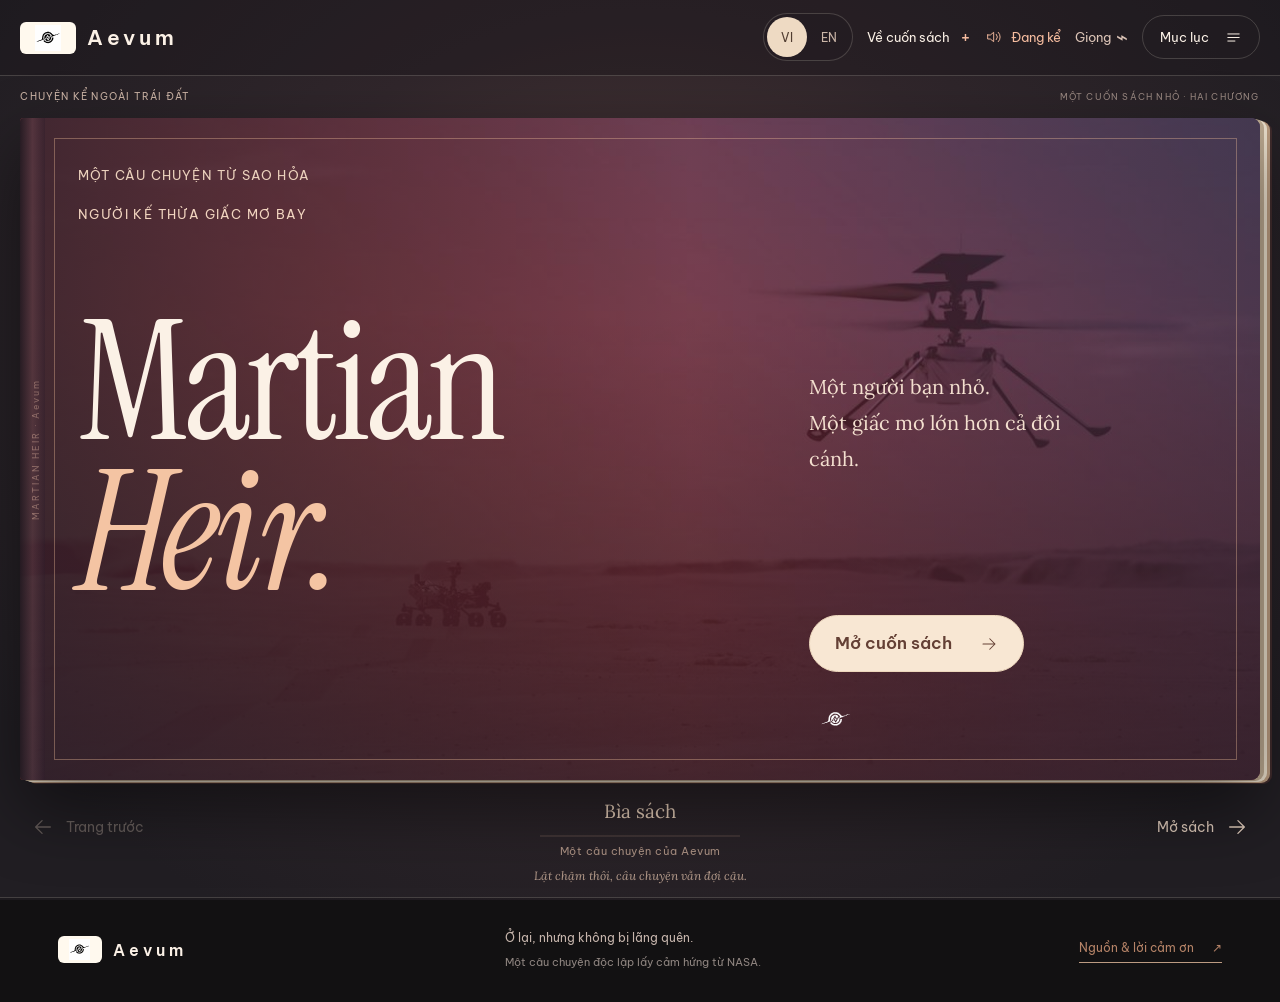
<file: index.html>
<!DOCTYPE html>
<html lang="vi">
<head>
  <meta charset="UTF-8">
  <meta name="viewport" content="width=device-width, initial-scale=1, viewport-fit=cover">
  <meta name="theme-color" content="#19191d">
  <meta name="description" content="Chào cậu, tớ là Ingenuity! Cùng một trực thăng nhỏ khám phá Sao Hỏa qua câu chuyện về lòng dũng cảm, sự tò mò và 72 chuyến bay phi thường.">
  <title>Martian Heir — Cuốn sách của Ingenuity | Aevum</title>
  <link rel="icon" href="assets/favicon.svg" type="image/svg+xml">
  <link rel="preload" href="assets/instrument-serif-normal-400.ttf" as="font" type="font/ttf" crossorigin>
  <link rel="preload" href="assets/mars-flight.jpg" as="image">
  <link rel="stylesheet" href="styles.css">
  <script src="script.js" defer></script>
</head>
<body class="book-edition">
<svg class="icon-library" xmlns="http://www.w3.org/2000/svg" aria-hidden="true">
    <symbol id="arrow" viewBox="0 0 24 24"><path d="M4 12h15M13 5l7 7-7 7"/></symbol>
    <symbol id="down" viewBox="0 0 24 24"><path d="M12 4v16M5 13l7 7 7-7"/></symbol>
    <symbol id="sound" viewBox="0 0 24 24"><path d="M4 9v6h4l5 4V5L8 9H4ZM17 8a6 6 0 0 1 0 8M20 5a10 10 0 0 1 0 14"/></symbol>
    <symbol id="close" viewBox="0 0 24 24"><path d="m6 6 12 12M6 18 18 6"/></symbol>
    <symbol id="spark" viewBox="0 0 24 24"><path d="M12 2v20M2 12h20M5 5l14 14M5 19 19 5"/></symbol>
    <symbol id="menu" viewBox="0 0 24 24"><path d="M4 7h16M4 12h16M4 17h10"/></symbol>
    <symbol id="globe" viewBox="0 0 24 24"><circle cx="12" cy="12" r="9"/><ellipse cx="12" cy="12" rx="4" ry="9"/><path d="M3 12h18"/></symbol>
    <symbol id="headphones" viewBox="0 0 24 24"><path d="M4 15v-3a8 8 0 0 1 16 0v3M4 13h3v7H4a2 2 0 0 1-2-2v-3a2 2 0 0 1 2-2ZM20 13h-3v7h3a2 2 0 0 0 2-2v-3a2 2 0 0 0-2-2Z"/></symbol>
  </svg>
<a class="skip-link" href="#contents"><!--i18n:t001-->Mở mục lục sách</a>
<header class="site-header">
    <a href="#home" class="wordmark" aria-label="Aevum, về đầu câu chuyện" data-i18n-aria-label="a001"><img class="team-logo" src="assets/aevum-logo.svg" alt="Logo Aevum"> Aevum<span class="wordmark-divider"></span><span class="brand-caption"><!--i18n:t002-->TỦ SÁCH NHỎ NGOÀI TRÁI ĐẤT</span></a>
    <nav class="header-nav" aria-label="Điều hướng chính" data-i18n-aria-label="a002">
      <div class="language-switch" role="group" aria-label="Ngôn ngữ / Language"><button type="button" data-language="vi" lang="vi" aria-label="Tiếng Việt" aria-pressed="true">VI</button><button type="button" data-language="en" lang="en" aria-label="English" aria-pressed="false">EN</button></div><button class="nav-button" data-dialog="sources"><!--i18n:t003-->Về cuốn sách <span class="small-plus">+</span></button>
      <button class="nav-button listen-button" id="listen" aria-pressed="false"><svg class="icon"><use href="#sound"/></svg><span>Nghe kể</span></button>
      <button class="voice-settings-button" data-dialog="voice" aria-label="Chọn giọng và tốc độ kể" data-i18n-aria-label="a003"><!--i18n:t004-->Giọng <span>⌁</span></button><button class="chapter-toggle" data-dialog="chapters" aria-label="Mở mục lục câu chuyện" data-i18n-aria-label="a004"><span><!--i18n:t005-->Mục lục</span><svg class="icon"><use href="#menu"/></svg></button>
    </nav>
  </header>
<main><section class="book-reader" id="reader" aria-label="Cuốn sách Martian Heir" tabindex="-1" data-i18n-aria-label="a005"><div class="reader-intro"><span><!--i18n:t006-->CHUYỆN KỂ NGOÀI TRÁI ĐẤT</span><span class="reader-edition"><!--i18n:t007-->MỘT CUỐN SÁCH NHỎ · HAI CHƯƠNG</span></div><div class="book-spread" id="book-spread"><section class="book-sheet book-cover" id="home" data-book-page data-kind="cover" aria-labelledby="main-title">
  <img class="cover-art" src="assets/mars-flight.jpg" alt="Minh họa Ingenuity bay trên bề mặt Sao Hỏa, Perseverance ở phía xa." fetchpriority="high" data-i18n-alt="a006">
  <div class="cover-shade"></div><div class="cover-frame" aria-hidden="true"></div>
  <div class="cover-content"><p class="cover-series"><!--i18n:t008-->MỘT CÂU CHUYỆN TỪ SAO HỎA</p>
    <span class="cover-ornament" aria-hidden="true">✦</span><p class="cover-subtitle"><!--i18n:t009-->NGƯỜI KẾ THỪA GIẤC MƠ BAY</p>
    <h1 id="main-title">Martian<br><em>Heir.</em></h1>
    <p class="cover-description"><!--i18n:t010-->Một người bạn nhỏ.<br><!--i18n:t011-->Một giấc mơ lớn hơn cả đôi cánh.</p>
    <a class="button cover-open" href="#contents"><!--i18n:t012-->Mở cuốn sách <svg class="icon"><use href="#arrow"/></svg></a>
    <div class="cover-signature"><img src="assets/aevum-logo.svg" alt="" width="55" height="30"><span><!--i18n:t013--></span></div>
  </div><span class="cover-spine" aria-hidden="true">MARTIAN HEIR · Aevum</span>
</section><section class="book-sheet book-contents" id="contents" data-book-page data-kind="contents" aria-labelledby="contents-heading">
  <div class="book-page book-frontispiece"><span class="page-running-head"><!--i18n:t014-->GỬI NHỮNG NGƯỜI BẠN THÍCH NGƯỚC NHÌN BẦU TRỜI</span><div class="frontispiece-content"><svg class="icon"><use href="#spark"/></svg><p class="dedication"><!--i18n:t015-->Có một người bạn nhỏ,<br><!--i18n:t016-->đã dám mơ <em><!--i18n:t017-->thật lớn.</em></p><p><!--i18n:t018-->Tên cậu ấy là Ingenuity. Nhỏ như một hộp cơm, nhẹ hơn nhiều chiếc cặp sách — vậy mà cậu ấy đã vượt hàng triệu ki-lô-mét để đến một thế giới khác.</p><p><!--i18n:t019-->Giờ thì, mình cùng mở câu chuyện nhé.</p><span class="dedication-signature"><!--i18n:t020-->Thân mến, Aevum</span></div><span class="paper-folio"><!--i18n:t021-->LỜI MỞ</span></div>
  <div class="book-page book-prose contents-page" tabindex="0"><span class="page-running-head"><!--i18n:t022-->MỖI CHƯƠNG LÀ MỘT LẦN KHÁM PHÁ</span><h2 id="contents-heading" tabindex="-1"><!--i18n:t023-->Mình cùng<br><em><!--i18n:t024-->đi đâu nhỉ?</em></h2><nav class="paper-contents" aria-label="Mục lục trong sách" data-i18n-aria-label="a007"><a href="#chapter-1"><span class="contents-number">01</span><span><!--i18n:t025-->Giấc mơ bay trên hành tinh đỏ</span><span class="contents-dots" aria-hidden="true"></span><span class="contents-folio" data-start-spread="1">01</span></a><a href="#chapter-2"><span class="contents-number">02</span><span><!--i18n:t026-->Hành trình vượt giới hạn trên Sao Hỏa</span><span class="contents-dots" aria-hidden="true"></span><span class="contents-folio" data-start-spread="10">19</span></a></nav><p class="contents-note"><!--i18n:t030-->Cậu có thể lật từng trang, hoặc mở ngay chương mình tò mò nhất.</p><a class="paper-link" href="#chapter-1"><!--i18n:t031-->Bắt đầu từ trang đầu tiên <span>→</span></a><span class="paper-folio"><!--i18n:t032-->MỤC LỤC</span></div></section><section class="book-sheet story-spread" id="chapter-1" data-book-page data-kind="story" data-chapter="1" data-scene="1" aria-labelledby="page-heading-1">
  <figure class="book-page book-illustration"><img src="assets/story-ingenuity.jpg" alt="Cả căn phòng vỡ òa. · Ảnh minh họa của NASA." data-i18n-alt="a101" loading="lazy"><span class="illustration-wash"></span><div class="illustration-caption"><span><!--i18n:t025-->Giấc mơ bay trên hành tinh đỏ</span><p><!--i18n:t410-->Cả căn phòng vỡ òa.</p></div><figcaption><!--i18n:t417-->NASA / JPL-Caltech · Hình minh họa</figcaption><span class="image-folio" aria-hidden="true">01</span></figure>
  <article class="book-page book-prose story-step" tabindex="0" data-speech="Ngày 19 tháng 4 năm 2021, tại phòng điều khiển JPL, MiMi Aung, giám đốc dự án Ingenuity, bật dậy khỏi ghế. Sau những phút chờ đợi, dữ liệu đã xác nhận điều cả đội mong đợi. “Giờ đây, chúng ta có thể khẳng định rằng con người đã thực hiện được chuyến bay bằng trực thăng trên một hành tinh khác.”" data-speech-vi="Ngày 19 tháng 4 năm 2021, tại phòng điều khiển JPL, MiMi Aung, giám đốc dự án Ingenuity, bật dậy khỏi ghế. Sau những phút chờ đợi, dữ liệu đã xác nhận điều cả đội mong đợi. “Giờ đây, chúng ta có thể khẳng định rằng con người đã thực hiện được chuyến bay bằng trực thăng trên một hành tinh khác.”" data-speech-en="On April 19, 2021, at JPL mission control, Ingenuity project manager MiMi Aung leaped from her chair. After an anxious wait, the data confirmed what the team had hoped for. “We can now say that human beings have flown a rotorcraft on another planet.”" data-narrator="guide"><span class="bookmark-ribbon" aria-hidden="true">01</span><span class="page-running-head">MARTIAN HEIR · <!--i18n:t025-->Giấc mơ bay trên hành tinh đỏ</span><p class="page-scene-label"><!--i18n:t411-->19.04.2021 · PHÒNG ĐIỀU KHIỂN JPL</p><h2 id="page-heading-1" tabindex="-1"><!--i18n:t410-->Cả căn phòng vỡ òa.</h2><div class="page-story-text"><p><!--i18n:t412-->Ngày 19 tháng 4 năm 2021, tại phòng điều khiển JPL, MiMi Aung, giám đốc dự án Ingenuity, bật dậy khỏi ghế. Sau những phút chờ đợi, dữ liệu đã xác nhận điều cả đội mong đợi.</p><p><!--i18n:t413-->“Giờ đây, chúng ta có thể khẳng định rằng con người đã thực hiện được chuyến bay bằng trực thăng trên một hành tinh khác.”</p></div><p class="story-context-note"><!--i18n:t416-->Câu nói của MiMi Aung được dịch sang tiếng Việt; nguyên văn có trong bản tiếng Anh.</p><footer class="paper-footer"><span><!--i18n:t041-->NHÓM Aevum</span><span>02</span></footer></article>
</section>
<section class="book-sheet story-spread" id="scene-2" data-book-page data-kind="story" data-chapter="1" data-scene="2" aria-labelledby="page-heading-2">
  <figure class="book-page book-illustration"><img src="assets/story-ingenuity.jpg" alt="Một chiếc trực thăng. Một trang lịch sử. · Ảnh minh họa của NASA." data-i18n-alt="a102" loading="lazy"><span class="illustration-wash"></span><div class="illustration-caption"><span><!--i18n:t025-->Giấc mơ bay trên hành tinh đỏ</span><p><!--i18n:t420-->Một chiếc trực thăng. Một trang lịch sử.</p></div><figcaption><!--i18n:t427-->NASA / JPL-Caltech · Hình minh họa</figcaption><span class="image-folio" aria-hidden="true">03</span></figure>
  <article class="book-page book-prose story-step" tabindex="0" data-speech="Khi bà cất lời, dữ liệu đã mang về hình ảnh từ một thế giới cách Trái Đất gần 300 triệu ki-lô-mét: chiếc trực thăng nhỏ mang tên Ingenuity đã lơ lửng trên bề mặt Sao Hỏa, giữa bầu trời đỏ lặng im." data-speech-vi="Khi bà cất lời, dữ liệu đã mang về hình ảnh từ một thế giới cách Trái Đất gần 300 triệu ki-lô-mét: chiếc trực thăng nhỏ mang tên Ingenuity đã lơ lửng trên bề mặt Sao Hỏa, giữa bầu trời đỏ lặng im." data-speech-en="As she spoke, data had brought news from a world nearly 300 million kilometers away: a tiny helicopter named Ingenuity had hovered above the Martian surface, in the silent red sky." data-narrator="guide"><span class="bookmark-ribbon" aria-hidden="true">01</span><span class="page-running-head">MARTIAN HEIR · <!--i18n:t025-->Giấc mơ bay trên hành tinh đỏ</span><p class="page-scene-label"><!--i18n:t421-->CẢNH 1 · TRÊN BẦU TRỜI SAO HỎA</p><h2 id="page-heading-2" tabindex="-1"><!--i18n:t420-->Một chiếc trực thăng. Một trang lịch sử.</h2><div class="page-story-text"><p><!--i18n:t422-->Khi bà cất lời, dữ liệu đã mang về hình ảnh từ một thế giới cách Trái Đất gần 300 triệu ki-lô-mét: chiếc trực thăng nhỏ mang tên Ingenuity đã lơ lửng trên bề mặt Sao Hỏa, giữa bầu trời đỏ lặng im.</p></div><p class="story-context-note"><!--i18n:t426-->Tín hiệu từ Sao Hỏa cần thời gian để tới Trái Đất. Cả đội đang xác nhận một chuyến bay đã diễn ra, không theo dõi trực tiếp.</p><footer class="paper-footer"><span><!--i18n:t041-->NHÓM Aevum</span><span>04</span></footer></article>
</section>
<section class="book-sheet story-spread" id="two-months-earlier" data-book-page data-kind="story" data-chapter="1" data-scene="3" aria-labelledby="page-heading-3">
  <figure class="book-page book-illustration"><img src="assets/story-parachute.jpg" alt="Hai tháng trước… · Ảnh minh họa của NASA." data-i18n-alt="a103" loading="lazy"><span class="illustration-wash"></span><div class="illustration-caption"><span><!--i18n:t025-->Giấc mơ bay trên hành tinh đỏ</span><p><!--i18n:t430-->Hai tháng trước…</p></div><figcaption><!--i18n:t437-->NASA / JPL-Caltech · Tư liệu minh họa</figcaption><span class="image-folio" aria-hidden="true">05</span></figure>
  <article class="book-page book-prose story-step" tabindex="0" data-speech="Để hiểu khoảnh khắc ấy, mình cùng quay lại ngày Ingenuity đặt chân đến Sao Hỏa nhé. Ngày 18 tháng 2 năm 2021. Sau khoảng bảy tháng du hành từ Trái Đất, Perseverance cùng người bạn nhỏ đã tới hành tinh đỏ. Chuyến bay đầu tiên vẫn còn ở phía trước." data-speech-vi="Để hiểu khoảnh khắc ấy, mình cùng quay lại ngày Ingenuity đặt chân đến Sao Hỏa nhé. Ngày 18 tháng 2 năm 2021. Sau khoảng bảy tháng du hành từ Trái Đất, Perseverance cùng người bạn nhỏ đã tới hành tinh đỏ. Chuyến bay đầu tiên vẫn còn ở phía trước." data-speech-en="To understand that moment, let’s go back to the day Ingenuity arrived on Mars. February 18, 2021. After about seven months traveling from Earth, Perseverance and its little companion reached the Red Planet. The first flight was still to come." data-narrator="guide"><span class="bookmark-ribbon" aria-hidden="true">01</span><span class="page-running-head">MARTIAN HEIR · <!--i18n:t025-->Giấc mơ bay trên hành tinh đỏ</span><p class="page-scene-label"><!--i18n:t431-->QUAY NGƯỢC THỜI GIAN · 18.02.2021</p><h2 id="page-heading-3" tabindex="-1"><!--i18n:t430-->Hai tháng trước…</h2><div class="page-story-text"><p><!--i18n:t432-->Để hiểu khoảnh khắc ấy, mình cùng quay lại ngày Ingenuity đặt chân đến Sao Hỏa nhé.</p><p><!--i18n:t433-->Ngày 18 tháng 2 năm 2021. Sau khoảng bảy tháng du hành từ Trái Đất, Perseverance cùng người bạn nhỏ đã tới hành tinh đỏ. Chuyến bay đầu tiên vẫn còn ở phía trước.</p></div><footer class="paper-footer"><span><!--i18n:t041-->NHÓM Aevum</span><span>06</span></footer></article>
</section>
<section class="book-sheet story-spread" id="arrival" data-book-page data-kind="story" data-chapter="1" data-scene="4" aria-labelledby="page-heading-4">
  <figure class="book-page book-illustration"><img src="assets/story-parachute.jpg" alt="Một chỗ ngồi thật đặc biệt. · Ảnh minh họa của NASA." data-i18n-alt="a104" loading="lazy"><span class="illustration-wash"></span><div class="illustration-caption"><span><!--i18n:t025-->Giấc mơ bay trên hành tinh đỏ</span><p><!--i18n:t440-->Một chỗ ngồi thật đặc biệt.</p></div><figcaption><!--i18n:t447-->NASA / JPL-Caltech · Tư liệu minh họa</figcaption><span class="image-folio" aria-hidden="true">07</span></figure>
  <article class="book-page book-prose story-step" tabindex="0" data-speech="Nằm gọn dưới bụng xe tự hành Perseverance, Ingenuity tới Sao Hỏa như một hành khách nhỏ đi nhờ. Chưa từng có chiếc trực thăng nào được đưa đến bề mặt một hành tinh khác như thế. Trong suốt hành trình, Perseverance mang theo và bảo vệ chiếc trực thăng. Nhưng trước khi Ingenuity có thể dang cánh, cả hai phải vượt qua thử thách hạ cánh." data-speech-vi="Nằm gọn dưới bụng xe tự hành Perseverance, Ingenuity tới Sao Hỏa như một hành khách nhỏ đi nhờ. Chưa từng có chiếc trực thăng nào được đưa đến bề mặt một hành tinh khác như thế. Trong suốt hành trình, Perseverance mang theo và bảo vệ chiếc trực thăng. Nhưng trước khi Ingenuity có thể dang cánh, cả hai phải vượt qua thử thách hạ cánh." data-speech-en="Tucked away beneath the belly of the Perseverance rover, Ingenuity arrived on Mars as an attached payload. No helicopter had ever been delivered to the surface of another planet before. Throughout the journey, Perseverance carried and protected the little helicopter. Before Ingenuity could spread its wings, they both had to survive the landing." data-narrator="guide"><span class="bookmark-ribbon" aria-hidden="true">01</span><span class="page-running-head">MARTIAN HEIR · <!--i18n:t025-->Giấc mơ bay trên hành tinh đỏ</span><p class="page-scene-label"><!--i18n:t441-->CẢNH 2 · HÀNH KHÁCH DƯỚI BỤNG ROVER</p><h2 id="page-heading-4" tabindex="-1"><!--i18n:t440-->Một chỗ ngồi thật đặc biệt.</h2><div class="page-story-text"><p><!--i18n:t442-->Nằm gọn dưới bụng xe tự hành Perseverance, Ingenuity tới Sao Hỏa như một hành khách nhỏ đi nhờ. Chưa từng có chiếc trực thăng nào được đưa đến bề mặt một hành tinh khác như thế.</p><p><!--i18n:t443-->Trong suốt hành trình, Perseverance mang theo và bảo vệ chiếc trực thăng. Nhưng trước khi Ingenuity có thể dang cánh, cả hai phải vượt qua thử thách hạ cánh.</p></div><footer class="paper-footer"><span><!--i18n:t041-->NHÓM Aevum</span><span>08</span></footer></article>
</section>
<section class="book-sheet story-spread" id="sky-crane" data-book-page data-kind="story" data-chapter="1" data-scene="5" aria-labelledby="page-heading-5">
  <figure class="book-page book-illustration"><img src="assets/story-sky-crane.jpg" alt="Ba sợi cáp. Một cú chạm thật khẽ. · Ảnh minh họa của NASA." data-i18n-alt="a105" loading="lazy"><span class="illustration-wash"></span><div class="illustration-caption"><span><!--i18n:t025-->Giấc mơ bay trên hành tinh đỏ</span><p><!--i18n:t450-->Ba sợi cáp. Một cú chạm thật khẽ.</p></div><figcaption><!--i18n:t457-->NASA / JPL-Caltech · Tư liệu minh họa</figcaption><span class="image-folio" aria-hidden="true">09</span></figure>
  <article class="book-page book-prose story-step" tabindex="0" data-speech="Không khí Sao Hỏa quá loãng để một chiếc dù có thể tự mình đưa rover nặng gần một tấn xuống đất an toàn. Sau khi dù làm nhiệm vụ, tầng hạ cánh dùng động cơ tên lửa tiếp tục giảm tốc. Rồi, từ tầng hạ cánh đang lơ lửng phía trên, ba sợi cáp nylon nhẹ nhàng hạ Perseverance xuống mặt cát đỏ, cùng Ingenuity vẫn gắn bên dưới. Cơ chế Sky Crane giữ các động cơ ở xa mặt đất, giúp hạn chế bụi và mảnh vụn bị thổi tung quanh rover." data-speech-vi="Không khí Sao Hỏa quá loãng để một chiếc dù có thể tự mình đưa rover nặng gần một tấn xuống đất an toàn. Sau khi dù làm nhiệm vụ, tầng hạ cánh dùng động cơ tên lửa tiếp tục giảm tốc. Rồi, từ tầng hạ cánh đang lơ lửng phía trên, ba sợi cáp nylon nhẹ nhàng hạ Perseverance xuống mặt cát đỏ, cùng Ingenuity vẫn gắn bên dưới. Cơ chế Sky Crane giữ các động cơ ở xa mặt đất, giúp hạn chế bụi và mảnh vụn bị thổi tung quanh rover." data-speech-en="Mars’ thin air meant a parachute alone could not safely land the roughly one-ton rover. After the parachute had done its job, a rocket-powered descent stage slowed the rover further. Then three nylon cables gently lowered Perseverance onto the red ground, with Ingenuity still attached underneath. This sky crane maneuver kept the rocket engines above the rover, reducing the dust and debris kicked up around it." data-narrator="guide"><span class="bookmark-ribbon" aria-hidden="true">01</span><span class="page-running-head">MARTIAN HEIR · <!--i18n:t025-->Giấc mơ bay trên hành tinh đỏ</span><p class="page-scene-label"><!--i18n:t451-->CẢNH 2 · MÀN HẠ CÁNH SKY CRANE</p><h2 id="page-heading-5" tabindex="-1"><!--i18n:t450-->Ba sợi cáp. Một cú chạm thật khẽ.</h2><div class="page-story-text"><p><!--i18n:t452-->Không khí Sao Hỏa quá loãng để một chiếc dù có thể tự mình đưa rover nặng gần một tấn xuống đất an toàn. Sau khi dù làm nhiệm vụ, tầng hạ cánh dùng động cơ tên lửa tiếp tục giảm tốc.</p><p><!--i18n:t453-->Rồi, từ tầng hạ cánh đang lơ lửng phía trên, ba sợi cáp nylon nhẹ nhàng hạ Perseverance xuống mặt cát đỏ, cùng Ingenuity vẫn gắn bên dưới. Cơ chế Sky Crane giữ các động cơ ở xa mặt đất, giúp hạn chế bụi và mảnh vụn bị thổi tung quanh rover.</p></div><button class="text-button" data-fact="landing"><!--i18n:t049-->Cùng tìm hiểu nhé <span>↗</span></button><footer class="paper-footer"><span><!--i18n:t041-->NHÓM Aevum</span><span>10</span></footer></article>
</section>
<section class="book-sheet story-spread" id="landing-quote" data-book-page data-kind="story" data-chapter="1" data-scene="6" aria-labelledby="page-heading-6">
  <figure class="book-page book-illustration"><img src="assets/story-sky-crane.jpg" alt="Không có thành công nào được bảo đảm. · Ảnh minh họa của NASA." data-i18n-alt="a106" loading="lazy"><span class="illustration-wash"></span><div class="illustration-caption"><span><!--i18n:t025-->Giấc mơ bay trên hành tinh đỏ</span><p><!--i18n:t460-->Không có thành công nào được bảo đảm.</p></div><figcaption><!--i18n:t467-->NASA / JPL-Caltech · Tư liệu minh họa</figcaption><span class="image-folio" aria-hidden="true">11</span></figure>
  <article class="book-page book-prose story-step" tabindex="0" data-speech="“Thành công không bao giờ là điều chắc chắn, nhất là khi chúng ta đang cố đưa chiếc rover lớn nhất, nặng nhất và phức tạp nhất từng chế tạo xuống địa điểm hạ cánh nguy hiểm nhất mà chúng ta từng thử.” — Allen Chen, trưởng nhóm phụ trách quá trình đi vào khí quyển, hạ độ cao và hạ cánh của Mars 2020." data-speech-vi="“Thành công không bao giờ là điều chắc chắn, nhất là khi chúng ta đang cố đưa chiếc rover lớn nhất, nặng nhất và phức tạp nhất từng chế tạo xuống địa điểm hạ cánh nguy hiểm nhất mà chúng ta từng thử.” — Allen Chen, trưởng nhóm phụ trách quá trình đi vào khí quyển, hạ độ cao và hạ cánh của Mars 2020." data-speech-en="“Success is never assured, and that’s especially true when we’re trying to land the biggest, heaviest, and most complicated rover we’ve ever built to the most dangerous site we’ve ever attempted to land on.” — Allen Chen, Mars 2020 entry, descent, and landing lead." data-narrator="guide"><span class="bookmark-ribbon" aria-hidden="true">01</span><span class="page-running-head">MARTIAN HEIR · <!--i18n:t025-->Giấc mơ bay trên hành tinh đỏ</span><p class="page-scene-label"><!--i18n:t461-->CẢNH 2 · TRƯỚC GIỜ HẠ CÁNH</p><h2 id="page-heading-6" tabindex="-1"><!--i18n:t460-->Không có thành công nào được bảo đảm.</h2><div class="page-story-text"><blockquote class="story-quotation"><p><!--i18n:t462-->“Thành công không bao giờ là điều chắc chắn, nhất là khi chúng ta đang cố đưa chiếc rover lớn nhất, nặng nhất và phức tạp nhất từng chế tạo xuống địa điểm hạ cánh nguy hiểm nhất mà chúng ta từng thử.”</p><p><!--i18n:t463-->— Allen Chen, trưởng nhóm phụ trách quá trình đi vào khí quyển, hạ độ cao và hạ cánh của Mars 2020.</p></blockquote></div><footer class="paper-footer"><span><!--i18n:t041-->NHÓM Aevum</span><span>12</span></footer></article>
</section>
<section class="book-sheet story-spread" id="mother-and-child" data-book-page data-kind="story" data-chapter="1" data-scene="7" aria-labelledby="page-heading-7">
  <figure class="book-page book-illustration"><img src="assets/story-mother-and-child.jpg" alt="Người mẹ to lớn. Người bạn nhỏ bé. · Ảnh minh họa của NASA." data-i18n-alt="a107" loading="lazy"><span class="illustration-wash"></span><div class="illustration-caption"><span><!--i18n:t025-->Giấc mơ bay trên hành tinh đỏ</span><p><!--i18n:t470-->Người mẹ to lớn. Người bạn nhỏ bé.</p></div><figcaption><!--i18n:t477-->NASA / JPL-Caltech · Tư liệu minh họa</figcaption><span class="image-folio" aria-hidden="true">13</span></figure>
  <article class="book-page book-prose story-step" tabindex="0" data-speech="Perseverance là một xe tự hành sáu bánh nặng khoảng một tấn, to gần bằng một chiếc ô tô, được chế tạo để vượt qua địa hình gồ ghề của Sao Hỏa. Bên cạnh “người mẹ” ấy, Ingenuity nhỏ như một hộp cơm đứng trên bốn chiếc chân mảnh, chỉ nặng 1,8 kg. Chiếc trực thăng bé nhỏ được giao một thử thách khác: bay trong bầu khí quyển Sao Hỏa vô cùng loãng." data-speech-vi="Perseverance là một xe tự hành sáu bánh nặng khoảng một tấn, to gần bằng một chiếc ô tô, được chế tạo để vượt qua địa hình gồ ghề của Sao Hỏa. Bên cạnh “người mẹ” ấy, Ingenuity nhỏ như một hộp cơm đứng trên bốn chiếc chân mảnh, chỉ nặng 1,8 kg. Chiếc trực thăng bé nhỏ được giao một thử thách khác: bay trong bầu khí quyển Sao Hỏa vô cùng loãng." data-speech-en="Perseverance was a six-wheeled explorer weighing about one metric ton, nearly the size of a car, built to endure the rough ground of Mars. Beside its “mother,” Ingenuity looked like a lunchbox on four slender legs and had a mass of just 1.8 kilograms. The little helicopter had a different challenge: to fly in the very thin Martian atmosphere." data-narrator="guide"><span class="bookmark-ribbon" aria-hidden="true">01</span><span class="page-running-head">MARTIAN HEIR · <!--i18n:t025-->Giấc mơ bay trên hành tinh đỏ</span><p class="page-scene-label"><!--i18n:t471-->CẢNH 3 · HAI NGƯỜI BẠN, HAI SỨ MỆNH</p><h2 id="page-heading-7" tabindex="-1"><!--i18n:t470-->Người mẹ to lớn. Người bạn nhỏ bé.</h2><div class="page-story-text"><p><!--i18n:t472-->Perseverance là một xe tự hành sáu bánh nặng khoảng một tấn, to gần bằng một chiếc ô tô, được chế tạo để vượt qua địa hình gồ ghề của Sao Hỏa.</p><p><!--i18n:t473-->Bên cạnh “người mẹ” ấy, Ingenuity nhỏ như một hộp cơm đứng trên bốn chiếc chân mảnh, chỉ nặng 1,8 kg. Chiếc trực thăng bé nhỏ được giao một thử thách khác: bay trong bầu khí quyển Sao Hỏa vô cùng loãng.</p></div><footer class="paper-footer"><span><!--i18n:t041-->NHÓM Aevum</span><span>14</span></footer></article>
</section>
<section class="book-sheet story-spread" id="messages-home" data-book-page data-kind="story" data-chapter="1" data-scene="8" aria-labelledby="page-heading-8">
  <figure class="book-page book-illustration"><img src="assets/story-messages-home.jpg" alt="Xa thật xa. Vẫn có người lắng nghe. · Ảnh minh họa của NASA." data-i18n-alt="a108" loading="lazy"><span class="illustration-wash"></span><div class="illustration-caption"><span><!--i18n:t025-->Giấc mơ bay trên hành tinh đỏ</span><p><!--i18n:t480-->Xa thật xa. Vẫn có người lắng nghe.</p></div><figcaption><!--i18n:t487-->NASA / JPL-Caltech · Hình minh họa</figcaption><span class="image-folio" aria-hidden="true">15</span></figure>
  <article class="book-page book-prose story-step" tabindex="0" data-speech="Mọi lời nhắn giữa Ingenuity và Trái Đất đều cần Perseverance làm cầu nối. “Người mẹ” nhận tín hiệu của chiếc trực thăng rồi chuyển tiếp về nhà qua hệ thống liên lạc của nhiệm vụ. Tùy vị trí của hai hành tinh, tín hiệu một chiều có thể mất tới khoảng 22 phút. Vì vậy, Ingenuity không thể được lái trực tiếp bằng cần điều khiển từ Trái Đất: khi cất cánh, nó phải tự làm theo kế hoạch đã nhận." data-speech-vi="Mọi lời nhắn giữa Ingenuity và Trái Đất đều cần Perseverance làm cầu nối. “Người mẹ” nhận tín hiệu của chiếc trực thăng rồi chuyển tiếp về nhà qua hệ thống liên lạc của nhiệm vụ. Tùy vị trí của hai hành tinh, tín hiệu một chiều có thể mất tới khoảng 22 phút. Vì vậy, Ingenuity không thể được lái trực tiếp bằng cần điều khiển từ Trái Đất: khi cất cánh, nó phải tự làm theo kế hoạch đã nhận." data-speech-en="Every message between Ingenuity and Earth had to pass through its “mother,” Perseverance. The rover received the helicopter’s signals and relayed them home through the mission’s communications network. Depending on the positions of the two planets, a one-way signal could take up to about 22 minutes. Ingenuity could not be flown with a joystick from Earth: once airborne, it had to follow its instructions on its own." data-narrator="guide"><span class="bookmark-ribbon" aria-hidden="true">01</span><span class="page-running-head">MARTIAN HEIR · <!--i18n:t025-->Giấc mơ bay trên hành tinh đỏ</span><p class="page-scene-label"><!--i18n:t481-->CẢNH 3 · NHỮNG LỜI NHẮN VỀ NHÀ</p><h2 id="page-heading-8" tabindex="-1"><!--i18n:t480-->Xa thật xa. Vẫn có người lắng nghe.</h2><div class="page-story-text"><p><!--i18n:t482-->Mọi lời nhắn giữa Ingenuity và Trái Đất đều cần Perseverance làm cầu nối. “Người mẹ” nhận tín hiệu của chiếc trực thăng rồi chuyển tiếp về nhà qua hệ thống liên lạc của nhiệm vụ.</p><p><!--i18n:t483-->Tùy vị trí của hai hành tinh, tín hiệu một chiều có thể mất tới khoảng 22 phút. Vì vậy, Ingenuity không thể được lái trực tiếp bằng cần điều khiển từ Trái Đất: khi cất cánh, nó phải tự làm theo kế hoạch đã nhận.</p></div><footer class="paper-footer"><span><!--i18n:t041-->NHÓM Aevum</span><span>16</span></footer></article>
</section>
<section class="book-sheet story-spread" id="uninvited-guest" data-book-page data-kind="story" data-chapter="1" data-scene="9" aria-labelledby="page-heading-9">
  <figure class="book-page book-illustration"><img src="assets/story-ingenuity.jpg" alt="Tớ đâu khởi đầu như một người hùng. · Ảnh minh họa của NASA." data-i18n-alt="a109" loading="lazy"><span class="illustration-wash"></span><div class="illustration-caption"><span><!--i18n:t025-->Giấc mơ bay trên hành tinh đỏ</span><p><!--i18n:t490-->Tớ đâu khởi đầu như một người hùng.</p></div><figcaption><!--i18n:t497-->NASA / JPL-Caltech · Tư liệu minh họa</figcaption><span class="image-folio" aria-hidden="true">17</span></figure>
  <article class="book-page book-prose story-step" tabindex="0" data-speech="Chào cậu, tớ là Ingenuity. Trước khi được bay, tớ từng chỉ là một ý tưởng khiến nhiều người băn khoăn. Đưa một chiếc trực thăng đến Sao Hỏa liệu có quá mạo hiểm không? Một số người lo rằng thử nghiệm nhỏ này sẽ làm mất thời gian và ảnh hưởng đến nhiệm vụ khoa học quan trọng của Perseverance. Nếu được tự kể, tớ sẽ ví mình như một “vị khách không mời”. Nhưng các kỹ sư vẫn tin rằng tớ xứng đáng có một cơ hội." data-speech-vi="Chào cậu, tớ là Ingenuity. Trước khi được bay, tớ từng chỉ là một ý tưởng khiến nhiều người băn khoăn. Đưa một chiếc trực thăng đến Sao Hỏa liệu có quá mạo hiểm không? Một số người lo rằng thử nghiệm nhỏ này sẽ làm mất thời gian và ảnh hưởng đến nhiệm vụ khoa học quan trọng của Perseverance. Nếu được tự kể, tớ sẽ ví mình như một “vị khách không mời”. Nhưng các kỹ sư vẫn tin rằng tớ xứng đáng có một cơ hội." data-speech-en="Hello, friend. I’m Ingenuity. Before I ever flew, I was an idea that raised plenty of questions. Was bringing a helicopter to Mars too much of a risk? Some worried that this little experiment could take time and attention away from Perseverance’s important science mission. In my own story, I might call myself an “uninvited guest.” But my engineers believed I deserved a chance." data-narrator="ingenuity"><span class="bookmark-ribbon" aria-hidden="true">01</span><span class="page-running-head">MARTIAN HEIR · <!--i18n:t025-->Giấc mơ bay trên hành tinh đỏ</span><p class="page-scene-label"><!--i18n:t491-->CẢNH 4 · TỪ ĐÂY, ĐỂ TỚ KỂ CẬU NGHE</p><h2 id="page-heading-9" tabindex="-1"><!--i18n:t490-->Tớ đâu khởi đầu như một người hùng.</h2><div class="page-story-text"><p><!--i18n:t492-->Chào cậu, tớ là Ingenuity. Trước khi được bay, tớ từng chỉ là một ý tưởng khiến nhiều người băn khoăn. Đưa một chiếc trực thăng đến Sao Hỏa liệu có quá mạo hiểm không?</p><p><!--i18n:t493-->Một số người lo rằng thử nghiệm nhỏ này sẽ làm mất thời gian và ảnh hưởng đến nhiệm vụ khoa học quan trọng của Perseverance. Nếu được tự kể, tớ sẽ ví mình như một “vị khách không mời”. Nhưng các kỹ sư vẫn tin rằng tớ xứng đáng có một cơ hội.</p></div><p class="story-context-note"><!--i18n:t496-->“Người mẹ”, “vị khách không mời” và lời tự bạch của Ingenuity là cách nhân hóa trong câu chuyện, không phải lời trích dẫn của NASA.</p><footer class="paper-footer"><span><!--i18n:t041-->NHÓM Aevum</span><span>18</span></footer></article>
</section>
<section class="book-sheet story-spread" id="chapter-2" data-book-page data-kind="story" data-chapter="2" data-scene="10" aria-labelledby="page-heading-10">
  <figure class="book-page book-illustration"><img src="assets/story-temperature.jpg" alt="Khi Mặt Trời đi ngủ. · Ảnh minh họa của NASA." data-i18n-alt="a110" loading="lazy"><span class="illustration-wash"></span><div class="illustration-caption"><span><!--i18n:t026-->Hành trình vượt giới hạn trên Sao Hỏa</span><p><!--i18n:t500-->Khi Mặt Trời đi ngủ.</p></div><figcaption><!--i18n:t507-->NASA / JPL-Caltech · Hình minh họa</figcaption><span class="image-folio" aria-hidden="true">19</span></figure>
  <article class="book-page book-prose story-step" tabindex="0" data-speech="Cậu có từng nhớ nhà khi đi xa chưa? Tớ thì ở xa đến mức một lời nhắn cũng phải đi qua khoảng không mênh mông. Mỗi đêm, nhiệt độ ở chỗ tớ có thể xuống khoảng −90°C — lạnh hơn ngăn đông nhà cậu rất nhiều! Bầu khí quyển loãng giữ nhiệt rất kém. Ngay cả ban ngày, mặt đất được nắng sưởi ấm cũng có thể ấm hơn nhiều so với lớp không khí phía trên. Khi đêm xuống, tớ phải giữ ấm các linh kiện nhỏ bên trong mình. May mà mẹ Perseverance vẫn ở gần để chuyển lời nhắn về nhà." data-speech-vi="Cậu có từng nhớ nhà khi đi xa chưa? Tớ thì ở xa đến mức một lời nhắn cũng phải đi qua khoảng không mênh mông. Mỗi đêm, nhiệt độ ở chỗ tớ có thể xuống khoảng −90°C — lạnh hơn ngăn đông nhà cậu rất nhiều! Bầu khí quyển loãng giữ nhiệt rất kém. Ngay cả ban ngày, mặt đất được nắng sưởi ấm cũng có thể ấm hơn nhiều so với lớp không khí phía trên. Khi đêm xuống, tớ phải giữ ấm các linh kiện nhỏ bên trong mình. May mà mẹ Perseverance vẫn ở gần để chuyển lời nhắn về nhà." data-speech-en="Have you ever missed home when you were far away? I’m so far away that even a message has to cross a vast stretch of space. At night, temperatures where I live can fall to around −90°C — much colder than your home freezer! The thin atmosphere holds heat poorly. Even by day, sunlit ground can be much warmer than the air above it. When night falls, I have to keep my little electronic parts warm. Luckily, Mum Perseverance is nearby to pass my messages home." data-narrator="ingenuity"><span class="bookmark-ribbon" aria-hidden="true">02</span><span class="page-running-head">MARTIAN HEIR · <!--i18n:t026-->Hành trình vượt giới hạn trên Sao Hỏa</span><p class="page-scene-label"><!--i18n:t501-->Ý 1 · MỘT ĐÊM XA NHÀ</p><h2 id="page-heading-10" tabindex="-1"><!--i18n:t500-->Khi Mặt Trời đi ngủ.</h2><div class="page-story-text"><p><!--i18n:t502-->Cậu có từng nhớ nhà khi đi xa chưa? Tớ thì ở xa đến mức một lời nhắn cũng phải đi qua khoảng không mênh mông. Mỗi đêm, nhiệt độ ở chỗ tớ có thể xuống khoảng −90°C — lạnh hơn ngăn đông nhà cậu rất nhiều!</p><p><!--i18n:t503-->Bầu khí quyển loãng giữ nhiệt rất kém. Ngay cả ban ngày, mặt đất được nắng sưởi ấm cũng có thể ấm hơn nhiều so với lớp không khí phía trên. Khi đêm xuống, tớ phải giữ ấm các linh kiện nhỏ bên trong mình. May mà mẹ Perseverance vẫn ở gần để chuyển lời nhắn về nhà.</p></div><button class="text-button" data-fact="cold"><!--i18n:t049-->Cùng tìm hiểu nhé <span>↗</span></button><footer class="paper-footer"><span><!--i18n:t041-->NHÓM Aevum</span><span>20</span></footer></article>
</section>
<section class="book-sheet story-spread" id="two-eyes" data-book-page data-kind="story" data-chapter="2" data-scene="11" aria-labelledby="page-heading-11">
  <figure class="book-page book-illustration"><img src="assets/story-two-eyes.jpg" alt="Một mắt tìm đường. Một mắt giữ kỷ niệm. · Ảnh minh họa của NASA." data-i18n-alt="a111" loading="lazy"><span class="illustration-wash"></span><div class="illustration-caption"><span><!--i18n:t026-->Hành trình vượt giới hạn trên Sao Hỏa</span><p><!--i18n:t510-->Một mắt tìm đường. Một mắt giữ kỷ niệm.</p></div><figcaption><!--i18n:t517-->NASA / JPL-Caltech · Tư liệu minh họa</figcaption><span class="image-folio" aria-hidden="true">21</span></figure>
  <article class="book-page book-prose story-step" tabindex="0" data-speech="Tớ nhìn thế giới bằng hai con mắt rất khác nhau: một mắt đen trắng nhìn xuống mặt đất, giúp tớ ước tính tốc độ và hướng di chuyển; một mắt màu ghi lại vẻ đẹp của Sao Hỏa để gửi về Trái Đất. Những viên đá và đường nét dưới chân chính là dấu mốc chỉ đường. Với cậu, chúng có thể chỉ là cảnh vật. Với tớ, chúng giúp trả lời câu hỏi: “Mình đang di chuyển ra sao nhỉ?”" data-speech-vi="Tớ nhìn thế giới bằng hai con mắt rất khác nhau: một mắt đen trắng nhìn xuống mặt đất, giúp tớ ước tính tốc độ và hướng di chuyển; một mắt màu ghi lại vẻ đẹp của Sao Hỏa để gửi về Trái Đất. Những viên đá và đường nét dưới chân chính là dấu mốc chỉ đường. Với cậu, chúng có thể chỉ là cảnh vật. Với tớ, chúng giúp trả lời câu hỏi: “Mình đang di chuyển ra sao nhỉ?”" data-speech-en="I have two eyes: a black-and-white one that watches the ground to track my speed and direction, and a color one that sends Mars’ beauty home to Earth. Rocks and patterns beneath me are my landmarks. To you, they might just be scenery. To me, they help answer a very important question: “How am I moving?”" data-narrator="ingenuity"><span class="bookmark-ribbon" aria-hidden="true">02</span><span class="page-running-head">MARTIAN HEIR · <!--i18n:t026-->Hành trình vượt giới hạn trên Sao Hỏa</span><p class="page-scene-label"><!--i18n:t511-->Ý 2 · HAI CHIẾC MÁY ẢNH</p><h2 id="page-heading-11" tabindex="-1"><!--i18n:t510-->Một mắt tìm đường. Một mắt giữ kỷ niệm.</h2><div class="page-story-text"><p><!--i18n:t512-->Tớ nhìn thế giới bằng hai con mắt rất khác nhau: một mắt đen trắng nhìn xuống mặt đất, giúp tớ ước tính tốc độ và hướng di chuyển; một mắt màu ghi lại vẻ đẹp của Sao Hỏa để gửi về Trái Đất.</p><p><!--i18n:t513-->Những viên đá và đường nét dưới chân chính là dấu mốc chỉ đường. Với cậu, chúng có thể chỉ là cảnh vật. Với tớ, chúng giúp trả lời câu hỏi: “Mình đang di chuyển ra sao nhỉ?”</p></div><button class="text-button" data-fact="eyes"><!--i18n:t049-->Cùng tìm hiểu nhé <span>↗</span></button><footer class="paper-footer"><span><!--i18n:t041-->NHÓM Aevum</span><span>22</span></footer></article>
</section>
<section class="book-sheet story-spread" id="flight-six" data-book-page data-kind="story" data-chapter="2" data-scene="12" aria-labelledby="page-heading-12">
  <figure class="book-page book-illustration"><img src="assets/story-flight-six.jpg" alt="Lạc một nhịp giữa không trung. · Ảnh minh họa của NASA." data-i18n-alt="a112" loading="lazy"><span class="illustration-wash"></span><div class="illustration-caption"><span><!--i18n:t026-->Hành trình vượt giới hạn trên Sao Hỏa</span><p><!--i18n:t520-->Lạc một nhịp giữa không trung.</p></div><figcaption><!--i18n:t527-->NASA / JPL-Caltech / ASU / MSSS · Chuyến bay 13, ảnh minh họa</figcaption><span class="image-folio" aria-hidden="true">23</span></figure>
  <article class="book-page book-prose story-step" tabindex="0" data-speech="Có lần, khoảng 54 giây sau khi cất cánh, luồng ảnh từ máy ảnh định vị của tớ gặp lỗi. Một bức ảnh bị mất, còn các ảnh tiếp theo lại mang dấu thời gian sai. Tớ bỗng tính nhầm mình đang di chuyển như thế nào. Tớ liên tục cố điều chỉnh, nghiêng qua nghiêng lại hơn 20 độ giữa không trung. Một phen thót tim! May thay, hệ thống điều khiển vẫn đủ khả năng giữ tớ ổn định để hạ cánh an toàn." data-speech-vi="Có lần, khoảng 54 giây sau khi cất cánh, luồng ảnh từ máy ảnh định vị của tớ gặp lỗi. Một bức ảnh bị mất, còn các ảnh tiếp theo lại mang dấu thời gian sai. Tớ bỗng tính nhầm mình đang di chuyển như thế nào. Tớ liên tục cố điều chỉnh, nghiêng qua nghiêng lại hơn 20 độ giữa không trung. Một phen thót tim! May thay, hệ thống điều khiển vẫn đủ khả năng giữ tớ ổn định để hạ cánh an toàn." data-speech-en="Once, about 54 seconds after takeoff, a glitch interrupted the images from my navigation camera. One image was lost, and the next ones arrived with incorrect timestamps. Suddenly, I was misjudging my own movement. I kept trying to correct myself, rocking and tilting more than 20 degrees in midair. What a scare! Fortunately, my control system had enough safety margin to keep me flying until I landed safely." data-narrator="ingenuity"><span class="bookmark-ribbon" aria-hidden="true">02</span><span class="page-running-head">MARTIAN HEIR · <!--i18n:t026-->Hành trình vượt giới hạn trên Sao Hỏa</span><p class="page-scene-label"><!--i18n:t521-->Ý 2 · CHUYẾN BAY THỨ SÁU · 22.05.2021</p><h2 id="page-heading-12" tabindex="-1"><!--i18n:t520-->Lạc một nhịp giữa không trung.</h2><div class="page-story-text"><p><!--i18n:t522-->Có lần, khoảng 54 giây sau khi cất cánh, luồng ảnh từ máy ảnh định vị của tớ gặp lỗi. Một bức ảnh bị mất, còn các ảnh tiếp theo lại mang dấu thời gian sai. Tớ bỗng tính nhầm mình đang di chuyển như thế nào.</p><p><!--i18n:t523-->Tớ liên tục cố điều chỉnh, nghiêng qua nghiêng lại hơn 20 độ giữa không trung. Một phen thót tim! May thay, hệ thống điều khiển vẫn đủ khả năng giữ tớ ổn định để hạ cánh an toàn.</p></div><p class="story-context-note"><!--i18n:t526-->Ảnh bên cạnh thuộc chuyến bay 13, dùng để minh họa; không phải ảnh ghi lại sự cố chuyến bay 6.</p><button class="text-button" data-fact="anomaly"><!--i18n:t049-->Cùng tìm hiểu nhé <span>↗</span></button><footer class="paper-footer"><span><!--i18n:t041-->NHÓM Aevum</span><span>24</span></footer></article>
</section>
<section class="book-sheet story-spread" id="dust-storm" data-book-page data-kind="story" data-chapter="2" data-scene="13" aria-labelledby="page-heading-13">
  <figure class="book-page book-illustration"><img src="assets/story-dust-storm.jpg" alt="Có những ngày, chờ cũng là dũng cảm. · Ảnh minh họa của NASA." data-i18n-alt="a113" loading="lazy"><span class="illustration-wash"></span><div class="illustration-caption"><span><!--i18n:t026-->Hành trình vượt giới hạn trên Sao Hỏa</span><p><!--i18n:t530-->Có những ngày, chờ cũng là dũng cảm.</p></div><figcaption><!--i18n:t537-->NASA / JPL-Caltech · Tư liệu minh họa</figcaption><span class="image-folio" aria-hidden="true">25</span></figure>
  <article class="book-page book-prose story-step" tabindex="0" data-speech="Bữa sáng của cậu là gì? Của tớ là ánh nắng. Nhưng rồi một cơn bão bụi tràn tới, khiến bầu trời mờ đi. Trong đợt bão tháng 1 năm 2022, lượng ánh sáng tấm pin của tớ nhận được giảm khoảng 18%. Ít nắng nghĩa là ít năng lượng hơn, mà tớ vẫn cần giữ ấm qua đêm. Các kỹ sư cho tớ hoãn bay, theo dõi tình hình và chờ thời tiết tốt lên. Không phải lúc nào tiến về phía trước cũng có nghĩa là cất cánh ngay." data-speech-vi="Bữa sáng của cậu là gì? Của tớ là ánh nắng. Nhưng rồi một cơn bão bụi tràn tới, khiến bầu trời mờ đi. Trong đợt bão tháng 1 năm 2022, lượng ánh sáng tấm pin của tớ nhận được giảm khoảng 18%. Ít nắng nghĩa là ít năng lượng hơn, mà tớ vẫn cần giữ ấm qua đêm. Các kỹ sư cho tớ hoãn bay, theo dõi tình hình và chờ thời tiết tốt lên. Không phải lúc nào tiến về phía trước cũng có nghĩa là cất cánh ngay." data-speech-en="What do you have for breakfast? I have sunlight. But then a dust storm swept in and dimmed the sky. During the January 2022 storm, the sunlight reaching my solar panel dropped by about 18%. Less sunlight meant less energy, and I still needed to stay warm overnight. My engineers postponed my flight, checked conditions, and waited for better weather. Moving forward does not always mean taking off right away." data-narrator="ingenuity"><span class="bookmark-ribbon" aria-hidden="true">02</span><span class="page-running-head">MARTIAN HEIR · <!--i18n:t026-->Hành trình vượt giới hạn trên Sao Hỏa</span><p class="page-scene-label"><!--i18n:t531-->Ý 3 · KHI BỤI CHE MẶT TRỜI</p><h2 id="page-heading-13" tabindex="-1"><!--i18n:t530-->Có những ngày, chờ cũng là dũng cảm.</h2><div class="page-story-text"><p><!--i18n:t532-->Bữa sáng của cậu là gì? Của tớ là ánh nắng. Nhưng rồi một cơn bão bụi tràn tới, khiến bầu trời mờ đi. Trong đợt bão tháng 1 năm 2022, lượng ánh sáng tấm pin của tớ nhận được giảm khoảng 18%.</p><p><!--i18n:t533-->Ít nắng nghĩa là ít năng lượng hơn, mà tớ vẫn cần giữ ấm qua đêm. Các kỹ sư cho tớ hoãn bay, theo dõi tình hình và chờ thời tiết tốt lên. Không phải lúc nào tiến về phía trước cũng có nghĩa là cất cánh ngay.</p></div><button class="text-button" data-fact="dust"><!--i18n:t049-->Cùng tìm hiểu nhé <span>↗</span></button><footer class="paper-footer"><span><!--i18n:t041-->NHÓM Aevum</span><span>26</span></footer></article>
</section>
<section class="book-sheet story-spread" id="keeping-warm" data-book-page data-kind="story" data-chapter="2" data-scene="14" aria-labelledby="page-heading-14">
  <figure class="book-page book-illustration"><img src="assets/story-temperature.jpg" alt="Bay lên chỉ là một phần câu chuyện. · Ảnh minh họa của NASA." data-i18n-alt="a114" loading="lazy"><span class="illustration-wash"></span><div class="illustration-caption"><span><!--i18n:t026-->Hành trình vượt giới hạn trên Sao Hỏa</span><p><!--i18n:t540-->Bay lên chỉ là một phần câu chuyện.</p></div><figcaption><!--i18n:t547-->NASA / JPL-Caltech · Tư liệu minh họa</figcaption><span class="image-folio" aria-hidden="true">27</span></figure>
  <article class="book-page book-prose story-step" tabindex="0" data-speech="Cậu tưởng tớ dành hết năng lượng cho đôi cánh à? Thật ra, giữ ấm qua những đêm giá lạnh cũng là một công việc rất tốn pin. Các linh kiện bên trong tớ phải đủ ấm thì ngày mai tớ mới có thể hoạt động tiếp. Lượng năng lượng cần cho bay và sưởi ấm thay đổi theo thời tiết, mùa và kế hoạch hoạt động. Vì thế, trước mỗi chuyến bay, các kỹ sư phải tính xem tớ còn đủ năng lượng để vượt qua đêm tiếp theo hay không." data-speech-vi="Cậu tưởng tớ dành hết năng lượng cho đôi cánh à? Thật ra, giữ ấm qua những đêm giá lạnh cũng là một công việc rất tốn pin. Các linh kiện bên trong tớ phải đủ ấm thì ngày mai tớ mới có thể hoạt động tiếp. Lượng năng lượng cần cho bay và sưởi ấm thay đổi theo thời tiết, mùa và kế hoạch hoạt động. Vì thế, trước mỗi chuyến bay, các kỹ sư phải tính xem tớ còn đủ năng lượng để vượt qua đêm tiếp theo hay không." data-speech-en="You might think all my energy goes into flying. In fact, surviving the freezing night takes a large share of my battery power. My electronics have to stay warm enough for me to work again the next day. The energy needed for flying and heating changes with the weather, the season, and the flight plan. Before each flight, my engineers have to make sure I can still get through the next night." data-narrator="ingenuity"><span class="bookmark-ribbon" aria-hidden="true">02</span><span class="page-running-head">MARTIAN HEIR · <!--i18n:t026-->Hành trình vượt giới hạn trên Sao Hỏa</span><p class="page-scene-label"><!--i18n:t541-->Ý 4 · NĂNG LƯỢNG CHO MỘT NGÀY SỐNG</p><h2 id="page-heading-14" tabindex="-1"><!--i18n:t540-->Bay lên chỉ là một phần câu chuyện.</h2><div class="page-story-text"><p><!--i18n:t542-->Cậu tưởng tớ dành hết năng lượng cho đôi cánh à? Thật ra, giữ ấm qua những đêm giá lạnh cũng là một công việc rất tốn pin. Các linh kiện bên trong tớ phải đủ ấm thì ngày mai tớ mới có thể hoạt động tiếp.</p><p><!--i18n:t543-->Lượng năng lượng cần cho bay và sưởi ấm thay đổi theo thời tiết, mùa và kế hoạch hoạt động. Vì thế, trước mỗi chuyến bay, các kỹ sư phải tính xem tớ còn đủ năng lượng để vượt qua đêm tiếp theo hay không.</p></div><button class="text-button" data-fact="cold"><!--i18n:t049-->Cùng tìm hiểu nhé <span>↗</span></button><footer class="paper-footer"><span><!--i18n:t041-->NHÓM Aevum</span><span>28</span></footer></article>
</section>
<section class="book-sheet story-spread" id="winter" data-book-page data-kind="story" data-chapter="2" data-scene="15" aria-labelledby="page-heading-15">
  <figure class="book-page book-illustration"><img src="assets/story-final-landing.jpg" alt="Tớ chỉ quên mất giờ hẹn thôi. · Ảnh minh họa của NASA." data-i18n-alt="a115" loading="lazy"><span class="illustration-wash"></span><div class="illustration-caption"><span><!--i18n:t026-->Hành trình vượt giới hạn trên Sao Hỏa</span><p><!--i18n:t550-->Tớ chỉ quên mất giờ hẹn thôi.</p></div><figcaption><!--i18n:t557-->NASA / JPL-Caltech · Tư liệu minh họa</figcaption><span class="image-folio" aria-hidden="true">29</span></figure>
  <article class="book-page book-prose story-step" tabindex="0" data-speech="Rồi mùa đông đến. Những đêm dài hơn và lượng ánh sáng giảm khiến pin của tớ không đủ sức giữ máy tính hoạt động suốt đêm. Tớ tắt đi trong giá lạnh, như thể đã thiếp ngủ. Khi nắng đánh thức tớ vào sáng hôm sau, đồng hồ đã được đặt lại. Tớ không quên mọi người đâu; chỉ là tớ không còn biết đúng giờ để bắt liên lạc với Perseverance. Sau những giờ hồi hộp, các kỹ sư nhờ mẹ lắng nghe lâu hơn — và chúng tớ tìm lại được nhau." data-speech-vi="Rồi mùa đông đến. Những đêm dài hơn và lượng ánh sáng giảm khiến pin của tớ không đủ sức giữ máy tính hoạt động suốt đêm. Tớ tắt đi trong giá lạnh, như thể đã thiếp ngủ. Khi nắng đánh thức tớ vào sáng hôm sau, đồng hồ đã được đặt lại. Tớ không quên mọi người đâu; chỉ là tớ không còn biết đúng giờ để bắt liên lạc với Perseverance. Sau những giờ hồi hộp, các kỹ sư nhờ mẹ lắng nghe lâu hơn — và chúng tớ tìm lại được nhau." data-speech-en="Then winter came. Longer nights and less sunlight left my battery unable to keep my computer running through the night. I shut down in the cold, as if I had fallen asleep. When the Sun woke me the next morning, my clock had reset. I had not forgotten my friends; I had lost track of when to contact Perseverance. After an anxious wait, my engineers asked Mum to listen for longer — and we found each other again." data-narrator="ingenuity"><span class="bookmark-ribbon" aria-hidden="true">02</span><span class="page-running-head">MARTIAN HEIR · <!--i18n:t026-->Hành trình vượt giới hạn trên Sao Hỏa</span><p class="page-scene-label"><!--i18n:t551-->Ý 4 · MÙA ĐÔNG VÀ CUỘC HẸN BỊ LỠ</p><h2 id="page-heading-15" tabindex="-1"><!--i18n:t550-->Tớ chỉ quên mất giờ hẹn thôi.</h2><div class="page-story-text"><p><!--i18n:t552-->Rồi mùa đông đến. Những đêm dài hơn và lượng ánh sáng giảm khiến pin của tớ không đủ sức giữ máy tính hoạt động suốt đêm. Tớ tắt đi trong giá lạnh, như thể đã thiếp ngủ.</p><p><!--i18n:t553-->Khi nắng đánh thức tớ vào sáng hôm sau, đồng hồ đã được đặt lại. Tớ không quên mọi người đâu; chỉ là tớ không còn biết đúng giờ để bắt liên lạc với Perseverance. Sau những giờ hồi hộp, các kỹ sư nhờ mẹ lắng nghe lâu hơn — và chúng tớ tìm lại được nhau.</p></div><button class="text-button" data-fact="winter"><!--i18n:t049-->Cùng tìm hiểu nhé <span>↗</span></button><footer class="paper-footer"><span><!--i18n:t041-->NHÓM Aevum</span><span>30</span></footer></article>
</section>
<section class="book-sheet story-spread" id="final-flight" data-book-page data-kind="story" data-chapter="2" data-scene="16" aria-labelledby="page-heading-16">
  <figure class="book-page book-illustration"><img src="assets/story-final-landing.jpg" alt="Đôi cánh dừng lại trên cát. · Ảnh minh họa của NASA." data-i18n-alt="a116" loading="lazy"><span class="illustration-wash"></span><div class="illustration-caption"><span><!--i18n:t026-->Hành trình vượt giới hạn trên Sao Hỏa</span><p><!--i18n:t560-->Đôi cánh dừng lại trên cát.</p></div><figcaption><!--i18n:t567-->NASA / JPL-Caltech · Tư liệu minh họa</figcaption><span class="image-folio" aria-hidden="true">31</span></figure>
  <article class="book-page book-prose story-step" tabindex="0" data-speech="Rồi chuyến bay cuối cùng cũng đến. Bên dưới tớ là những gợn cát trơn nhẵn, ít dấu mốc để máy ảnh bám theo. Khi không còn nhìn rõ mình đang trôi ngang ra sao, tớ đã gặp khó lúc hạ cánh. Theo kịch bản có khả năng nhất mà các kỹ sư dựng lại, tớ chạm mạnh xuống sườn một gợn cát. Cú nghiêng đột ngột tạo ra lực vượt quá sức chịu đựng của các cánh quạt, khiến chúng gãy. Mỏng manh như miếng bánh ốc quế trong câu chuyện của tớ, đôi cánh ấy không thể đưa tớ bay thêm nữa." data-speech-vi="Rồi chuyến bay cuối cùng cũng đến. Bên dưới tớ là những gợn cát trơn nhẵn, ít dấu mốc để máy ảnh bám theo. Khi không còn nhìn rõ mình đang trôi ngang ra sao, tớ đã gặp khó lúc hạ cánh. Theo kịch bản có khả năng nhất mà các kỹ sư dựng lại, tớ chạm mạnh xuống sườn một gợn cát. Cú nghiêng đột ngột tạo ra lực vượt quá sức chịu đựng của các cánh quạt, khiến chúng gãy. Mỏng manh như miếng bánh ốc quế trong câu chuyện của tớ, đôi cánh ấy không thể đưa tớ bay thêm nữa." data-speech-en="Then came my final flight. Below me lay smooth sand ripples with too few landmarks for my camera to track. Without a clear sense of my sideways motion, I struggled to land safely. In the engineers’ most likely reconstruction, I hit the slope of a sand ripple hard. The sudden pitching and rolling overloaded my spinning blades and broke them. As fragile as ice-cream cones in my story, those wings could no longer carry me into the sky." data-narrator="ingenuity"><span class="bookmark-ribbon" aria-hidden="true">02</span><span class="page-running-head">MARTIAN HEIR · <!--i18n:t026-->Hành trình vượt giới hạn trên Sao Hỏa</span><p class="page-scene-label"><!--i18n:t561-->Ý 5 · CHUYẾN BAY 72 · 18.01.2024</p><h2 id="page-heading-16" tabindex="-1"><!--i18n:t560-->Đôi cánh dừng lại trên cát.</h2><div class="page-story-text"><p><!--i18n:t562-->Rồi chuyến bay cuối cùng cũng đến. Bên dưới tớ là những gợn cát trơn nhẵn, ít dấu mốc để máy ảnh bám theo. Khi không còn nhìn rõ mình đang trôi ngang ra sao, tớ đã gặp khó lúc hạ cánh.</p><p><!--i18n:t563-->Theo kịch bản có khả năng nhất mà các kỹ sư dựng lại, tớ chạm mạnh xuống sườn một gợn cát. Cú nghiêng đột ngột tạo ra lực vượt quá sức chịu đựng của các cánh quạt, khiến chúng gãy. Mỏng manh như miếng bánh ốc quế trong câu chuyện của tớ, đôi cánh ấy không thể đưa tớ bay thêm nữa.</p></div><button class="text-button" data-fact="legacy"><!--i18n:t049-->Cùng tìm hiểu nhé <span>↗</span></button><footer class="paper-footer"><span><!--i18n:t041-->NHÓM Aevum</span><span>32</span></footer></article>
</section>
<section class="book-sheet story-spread" id="still-here" data-book-page data-kind="story" data-chapter="2" data-scene="17" aria-labelledby="page-heading-17">
  <figure class="book-page book-illustration"><img src="assets/story-final-landing.jpg" alt="Đôi cánh gãy. Những điều học được còn ở lại. · Ảnh minh họa của NASA." data-i18n-alt="a117" loading="lazy"><span class="illustration-wash"></span><div class="illustration-caption"><span><!--i18n:t026-->Hành trình vượt giới hạn trên Sao Hỏa</span><p><!--i18n:t570-->Đôi cánh gãy. Những điều học được còn ở lại.</p></div><figcaption><!--i18n:t577-->NASA / JPL-Caltech · Tư liệu minh họa</figcaption><span class="image-folio" aria-hidden="true">33</span></figure>
  <article class="book-page book-prose story-step" tabindex="0" data-speech="Dù không thể bay nữa, sau lần hạ cánh ấy tớ vẫn hoạt động và đã nối lại liên lạc với Perseverance. Trước khi khép lại công việc với tớ vào tháng 4 năm 2024, các kỹ sư gửi lên một bản cập nhật cuối cùng. Họ chuẩn bị để tớ trở thành một trạm thử nghiệm tại chỗ: chụp ảnh, theo dõi nhiệt độ và tình trạng thiết bị, rồi lưu dữ liệu trong bộ nhớ khi rover đi xa khỏi vùng liên lạc. Biết đâu, một nhà thám hiểm tương lai sẽ tìm thấy những món quà dữ liệu ấy." data-speech-vi="Dù không thể bay nữa, sau lần hạ cánh ấy tớ vẫn hoạt động và đã nối lại liên lạc với Perseverance. Trước khi khép lại công việc với tớ vào tháng 4 năm 2024, các kỹ sư gửi lên một bản cập nhật cuối cùng. Họ chuẩn bị để tớ trở thành một trạm thử nghiệm tại chỗ: chụp ảnh, theo dõi nhiệt độ và tình trạng thiết bị, rồi lưu dữ liệu trong bộ nhớ khi rover đi xa khỏi vùng liên lạc. Biết đâu, một nhà thám hiểm tương lai sẽ tìm thấy những món quà dữ liệu ấy." data-speech-en="Though I could no longer fly, I survived the landing and reestablished contact with Perseverance. Before their final shift with me in April 2024, my engineers sent one last software update. They prepared me to become a stationary testbed: taking pictures, recording temperatures and equipment performance, and storing data locally after the rover moved out of radio range. Perhaps a future explorer will one day find those gifts of data." data-narrator="ingenuity"><span class="bookmark-ribbon" aria-hidden="true">02</span><span class="page-running-head">MARTIAN HEIR · <!--i18n:t026-->Hành trình vượt giới hạn trên Sao Hỏa</span><p class="page-scene-label"><!--i18n:t571-->Ý 5 · MỘT CÁCH KHÁC ĐỂ TIẾP TỤC</p><h2 id="page-heading-17" tabindex="-1"><!--i18n:t570-->Đôi cánh gãy. Những điều học được còn ở lại.</h2><div class="page-story-text"><p><!--i18n:t572-->Dù không thể bay nữa, sau lần hạ cánh ấy tớ vẫn hoạt động và đã nối lại liên lạc với Perseverance. Trước khi khép lại công việc với tớ vào tháng 4 năm 2024, các kỹ sư gửi lên một bản cập nhật cuối cùng.</p><p><!--i18n:t573-->Họ chuẩn bị để tớ trở thành một trạm thử nghiệm tại chỗ: chụp ảnh, theo dõi nhiệt độ và tình trạng thiết bị, rồi lưu dữ liệu trong bộ nhớ khi rover đi xa khỏi vùng liên lạc. Biết đâu, một nhà thám hiểm tương lai sẽ tìm thấy những món quà dữ liệu ấy.</p></div><p class="story-context-note"><!--i18n:t576-->Đây là kế hoạch NASA công bố tháng 4 năm 2024, không phải xác nhận Ingenuity vẫn đang hoạt động hay liên lạc với Trái Đất hôm nay.</p><footer class="paper-footer"><span><!--i18n:t041-->NHÓM Aevum</span><span>34</span></footer></article>
</section>
<section class="book-sheet story-spread" id="legacy" data-book-page data-kind="story" data-chapter="2" data-scene="18" aria-labelledby="page-heading-18">
  <figure class="book-page book-illustration"><img src="assets/story-next-explorers.jpg" alt="Năm lần bay thử. Bảy mươi hai lần cất cánh. · Ảnh minh họa của NASA." data-i18n-alt="a118" loading="lazy"><span class="illustration-wash"></span><div class="illustration-caption"><span><!--i18n:t026-->Hành trình vượt giới hạn trên Sao Hỏa</span><p><!--i18n:t580-->Năm lần bay thử. Bảy mươi hai lần cất cánh.</p></div><figcaption><!--i18n:t587-->NASA / JPL-Caltech · Hình minh họa</figcaption><span class="image-folio" aria-hidden="true">35</span></figure>
  <article class="book-page book-prose story-step" tabindex="0" data-speech="Nhìn lại hành trình, chính tớ cũng thấy ngỡ ngàng. Người ta chỉ dự định cho tớ bay thử tối đa năm lần. Vậy mà trong gần ba năm, tớ đã cất cánh 72 lần, bay khoảng 17 ki-lô-mét trên một thế giới khác. Từ một thử nghiệm đầy hoài nghi, tớ trở thành đôi mắt trinh sát giúp nhóm điều khiển Perseverance nhìn trước địa hình. Đôi cánh có thể đã dừng lại, nhưng những bài học của tớ vẫn mở đường cho các chuyến bay tiếp theo. Còn cậu, cậu muốn đưa giấc mơ của mình đến đâu?" data-speech-vi="Nhìn lại hành trình, chính tớ cũng thấy ngỡ ngàng. Người ta chỉ dự định cho tớ bay thử tối đa năm lần. Vậy mà trong gần ba năm, tớ đã cất cánh 72 lần, bay khoảng 17 ki-lô-mét trên một thế giới khác. Từ một thử nghiệm đầy hoài nghi, tớ trở thành đôi mắt trinh sát giúp nhóm điều khiển Perseverance nhìn trước địa hình. Đôi cánh có thể đã dừng lại, nhưng những bài học của tớ vẫn mở đường cho các chuyến bay tiếp theo. Còn cậu, cậu muốn đưa giấc mơ của mình đến đâu?" data-speech-en="Looking back on my journey, I can hardly believe it. I was meant to make up to five test flights. Instead, over almost three years, I took off 72 times and traveled about 17 kilometers on another world. I began as a doubted experiment and became a scouting eye, helping Perseverance’s team see the terrain ahead. My wings may have stopped, but what we learned is opening the way for future flights. And you — where would you like your dream to take you?" data-narrator="ingenuity"><span class="bookmark-ribbon" aria-hidden="true">02</span><span class="page-running-head">MARTIAN HEIR · <!--i18n:t026-->Hành trình vượt giới hạn trên Sao Hỏa</span><p class="page-scene-label"><!--i18n:t581-->Ý 6 · NHÌN LẠI HÀNH TRÌNH</p><h2 id="page-heading-18" tabindex="-1"><!--i18n:t580-->Năm lần bay thử. Bảy mươi hai lần cất cánh.</h2><div class="page-story-text"><p><!--i18n:t582-->Nhìn lại hành trình, chính tớ cũng thấy ngỡ ngàng. Người ta chỉ dự định cho tớ bay thử tối đa năm lần. Vậy mà trong gần ba năm, tớ đã cất cánh 72 lần, bay khoảng 17 ki-lô-mét trên một thế giới khác.</p><p><!--i18n:t583-->Từ một thử nghiệm đầy hoài nghi, tớ trở thành đôi mắt trinh sát giúp nhóm điều khiển Perseverance nhìn trước địa hình. Đôi cánh có thể đã dừng lại, nhưng những bài học của tớ vẫn mở đường cho các chuyến bay tiếp theo. Còn cậu, cậu muốn đưa giấc mơ của mình đến đâu?</p></div><footer class="paper-footer"><span><!--i18n:t041-->NHÓM Aevum</span><span>36</span></footer></article>
</section><section class="book-sheet book-ending" id="last-page" data-book-page data-kind="ending" aria-labelledby="ending-heading"><div class="book-page ending-dedication"><span class="page-running-head"><!--i18n:t118-->KHÉP MỘT CUỐN SÁCH. MỞ MỘT GIẤC MƠ.</span><div class="ending-quote"><svg class="icon"><use href="#spark"/></svg><blockquote><!--i18n:t112-->Tớ ở lại Sao Hỏa nhé.<br><!--i18n:t113-->Còn cậu, hãy mang giấc mơ<br><em><!--i18n:t114-->của mình đi xa hơn.</em></blockquote><p><!--i18n:t119-->Một người bạn nhỏ đã bay 72 lần.<br><!--i18n:t120-->Biết đâu, một ngày nào đó, cậu sẽ viết nên câu chuyện tiếp theo.</p><span class="handwritten"><!--i18n:t121-->Hẹn gặp cậu giữa những vì sao.</span></div><span class="paper-folio">37</span></div><div class="book-page book-prose ending-page" tabindex="0"><span class="page-running-head"><!--i18n:t122-->DÀNH CHO NHÀ THÁM HIỂM ĐANG ĐỌC SÁCH</span><h2 id="ending-heading" tabindex="-1"><!--i18n:t123-->Còn <em><!--i18n:t124-->cậu</em><!--i18n:t125--> thì sao?<br><!--i18n:t126-->Giấc mơ của cậu là gì?</h2><p class="ending-intro"><!--i18n:t127-->Câu chuyện có thể khép lại, nhưng sự tò mò thì chưa. Mình cùng khám phá thêm nhé?</p><div class="paper-records"><div><strong>72</strong><span><!--i18n:t128-->chuyến bay</span></div><div><strong>17 <small>km</small></strong><span><!--i18n:t129-->đã đi qua</span></div></div><button class="paper-action" data-dialog="lab"><span><small><!--i18n:t130-->THỬ MỘT CHÚT NHÉ</small><!--i18n:t131-->Góc tò mò của chúng mình</span><svg class="icon"><use href="#arrow"/></svg></button><button class="paper-action" data-dialog="appendix"><span><small><!--i18n:t132-->LẬT LẠI NHỮNG DẤU MỐC</small><!--i18n:t133-->Nhật ký hành trình</span><svg class="icon"><use href="#arrow"/></svg></button><button class="paper-action" data-dialog="sources"><span><small><!--i18n:t134-->NHỮNG NGƯỜI LÀM NÊN CUỐN SÁCH</small><!--i18n:t135-->Nguồn & lời cảm ơn</span><svg class="icon"><use href="#arrow"/></svg></button><a class="paper-link close-book-link" href="#home"><!--i18n:t136-->Gấp sách lại <span>↶</span></a><footer class="paper-footer"><span><!--i18n:t137-->HẾT CHUYỆN, CHƯA HẾT ƯỚC MƠ</span><span>38</span></footer></div></section></div><nav class="book-navigation" aria-label="Lật trang sách" hidden data-i18n-aria-label="a020"><button id="book-prev" class="page-nav-button" aria-label="Về trang trước" data-i18n-aria-label="a021"><svg class="icon previous-arrow"><use href="#arrow"/></svg><span><!--i18n:t138-->Trang trước</span></button><div class="book-position"><p id="book-counter">Bìa sách</p><div class="book-progress-track" aria-hidden="true"><span id="book-progress-fill"></span></div><span id="book-chapter-label">Một câu chuyện của Aevum</span></div><button id="book-next" class="page-nav-button next-page-button"><span>Mở sách</span><svg class="icon"><use href="#arrow"/></svg></button></nav><p class="book-reading-hint"><!--i18n:t139-->Lật chậm thôi, câu chuyện vẫn đợi cậu. <span><!--i18n:t140-->← → để lật trang · Trên điện thoại, cậu có thể vuốt ngang.</span></p><p id="book-status" class="visually-hidden" role="status" aria-live="polite" aria-atomic="true"></p></section></main>
<footer class="site-footer"><a class="wordmark" href="#home"><img class="team-logo" src="assets/aevum-logo.svg" alt="Logo Aevum"> Aevum</a><p><!--i18n:t141-->Ở lại, nhưng không bị lãng quên.<br><span><!--i18n:t142-->Một câu chuyện độc lập lấy cảm hứng từ NASA.</span></p><button class="text-button" data-dialog="sources"><!--i18n:t135-->Nguồn & lời cảm ơn <span>↗</span></button></footer>
<div class="toast" id="toast" role="status" aria-live="polite"></div>
<dialog id="chapters-dialog" class="chapters-dialog" aria-labelledby="chapters-title"><div class="dialog-topline"><span class="section-kicker"><!--i18n:t143-->MỤC LỤC CUỐN SÁCH</span><button class="close-button" data-close aria-label="Đóng mục lục" data-i18n-aria-label="a022"><svg class="icon"><use href="#close"/></svg></button></div><h2 id="chapters-title"><!--i18n:t144-->Cậu muốn mở<br><em><!--i18n:t145-->chương nào?</em></h2><nav aria-label="Các chương" data-i18n-aria-label="a023"><a href="#chapter-1"><span>01</span><div><!--i18n:t025-->Giấc mơ bay trên hành tinh đỏ</div><svg class="icon"><use href="#arrow"/></svg></a><a href="#chapter-2"><span>02</span><div><!--i18n:t026-->Hành trình vượt giới hạn trên Sao Hỏa</div><svg class="icon"><use href="#arrow"/></svg></a></nav><span class="dialog-endnote"><!--i18n:t151-->HAI CHƯƠNG. MỘT NGƯỜI BẠN THẬT PHI THƯỜNG.</span></dialog>
<dialog id="fact-dialog" class="content-dialog" aria-labelledby="fact-title"><div class="dialog-topline"><span class="section-kicker"><!--i18n:t152-->MÌNH CÙNG TÌM HIỂU</span><button class="close-button" data-close aria-label="Đóng trang tìm hiểu" data-i18n-aria-label="a024"><svg class="icon"><use href="#close"/></svg></button></div><h2 id="fact-title"></h2><div id="fact-body"></div><button class="button button-outline" data-close><!--i18n:t153-->Kể tiếp nào <svg class="icon"><use href="#arrow"/></svg></button></dialog>
<dialog id="sources-dialog" class="content-dialog sources-dialog" aria-labelledby="sources-title"><div class="dialog-topline"><span class="section-kicker"><!--i18n:t154-->CHUYỆN KỂ DỰA TRÊN KHÁM PHÁ THẬT</span><button class="close-button" data-close aria-label="Đóng nguồn tham khảo" data-i18n-aria-label="a025"><svg class="icon"><use href="#close"/></svg></button></div><h2 id="sources-title"><!--i18n:t155-->Một chút tưởng tượng.<br><em><!--i18n:t156-->Rất nhiều điều có thật.</em></h2><p><!--i18n:t157-->Câu chuyện của nhóm được xây dựng từ nhật ký bay và dữ liệu nhiệm vụ của Ingenuity.</p><p><!--i18n:t160-->Cách gọi Perseverance là “mẹ”, cảm xúc và lời tự bạch của Ingenuity là biện pháp nhân hóa. Hai câu trích dẫn có ghi tên người nói; bản tiếng Việt là bản dịch. Các bản thu từ bản nháp có thể khác nội dung đã hiệu đính trên trang.</p><h3><!--i18n:t161-->Cùng xem những nguồn gốc nhé</h3><div class="source-links"><a href="https://science.nasa.gov/mission/mars-2020-perseverance/ingenuity-mars-helicopter/" target="_blank" rel="noopener noreferrer"><!--i18n:t162-->NASA — Làm quen với Ingenuity <span>↗</span></a><a href="https://science.nasa.gov/wp-content/uploads/2024/06/ingenuity-helicopter-flight-log.pdf" target="_blank" rel="noopener noreferrer"><!--i18n:t163-->NASA — Nhật ký 72 chuyến bay <span>↗</span></a><a href="https://www.jpl.nasa.gov/news/nasas-ingenuity-mars-helicopter-succeeds-in-historic-first-flight/" target="_blank" rel="noopener noreferrer"><!--i18n:t164-->JPL — Khoảnh khắc bay đầu tiên <span>↗</span></a><a href="https://science.nasa.gov/blog/surviving-an-in-flight-anomaly-what-happened-on-ingenuitys-sixth-flight/" target="_blank" rel="noopener noreferrer"><!--i18n:t165-->NASA — Chuyện gì xảy ra ở chuyến bay 6? <span>↗</span></a><a href="https://science.nasa.gov/blog/grounded-first-flight-delay-due-to-inclement-weather-on-another-world/" target="_blank" rel="noopener noreferrer"><!--i18n:t166-->NASA — Bão bụi và ánh sáng giảm 18% <span>↗</span></a><a href="https://science.nasa.gov/blog/keeping-our-sense-of-direction-dealing-with-a-dead-sensor/" target="_blank" rel="noopener noreferrer"><!--i18n:t167-->NASA — Một cách khác khi cảm biến hỏng <span>↗</span></a><a href="https://www.nasa.gov/missions/mars-2020-perseverance/ingenuity-helicopter/nasas-ingenuity-mars-helicopter-team-says-goodbye-for-now/" target="_blank" rel="noopener noreferrer"><!--i18n:t168-->NASA — Ingenuity ở lại ghi dữ liệu <span>↗</span></a><a href="https://www.nasa.gov/missions/mars-2020-perseverance/ingenuity-helicopter/nasa-performs-first-aircraft-accident-investigation-on-another-world/" target="_blank" rel="noopener noreferrer"><!--i18n:t700-->NASA — Điều tra lần hạ cánh cuối cùng <span>↗</span></a><a href="https://www.discovery.com/space/martian-space-wreckage" target="_blank" rel="noopener noreferrer"><!--i18n:t701-->Trích dẫn Allen Chen về thử thách hạ cánh <span>↗</span></a></div><a class="button button-outline" href="narration.txt" id="narration-download" download><!--i18n:t169-->Tải lời kể tiếng Việt <svg class="icon"><use href="#down"/></svg></a><a class="button button-outline" href="martian-heir-source.zip" download><!--i18n:t170-->Tải HTML, CSS & JavaScript <svg class="icon"><use href="#down"/></svg></a><h3><!--i18n:t171-->Lời cảm ơn</h3><p class="credit-text"><!--i18n:t172-->Kịch bản: Aevum. Github: <a href="https://github.com/Carl3268/The-Wright-Brother-s-Martian-Heir" target="_blank" rel="noopener noreferrer">Carl3268 / The Wright Brother’s Martian Heir</a><!--i18n:t173--> (MIT). Hình ảnh: NASA / JPL-Caltech; một số ảnh có thêm tác giả ASU / MSSS. Logo: Aevum. Phông chữ: DM Sans, Instrument Serif, Be Vietnam Pro và Lora (SIL Open Font License).</p><p class="credit-text"><!--i18n:t175-->Dự án dựa trên dữ liệu NASA. Dự án có sử dụng AI </p></dialog>
<dialog id="lab-dialog" class="content-dialog lab-dialog" aria-labelledby="lab-title"><div class="dialog-topline"><span class="section-kicker"><!--i18n:t176-->GÓC TÒ MÒ / THỬ CÙNG TỚ NÀO</span><button class="close-button" data-close aria-label="Đóng góc tò mò" data-i18n-aria-label="a026"><svg class="icon"><use href="#close"/></svg></button></div><h2 id="lab-title"><!--i18n:t177-->Cậu hỏi “vì sao?”.<br><em><!--i18n:t178-->Mình thử tìm nhé.</em></h2><div class="lab-tabs" role="tablist" aria-label="Hoạt động khám phá" data-i18n-aria-label="a027"><button id="weight-tab" role="tab" aria-selected="true" aria-controls="weight-panel" tabindex="0"><!--i18n:t179-->01 / Nhẹ hơn trên Sao Hỏa?</button><button id="engineer-tab" role="tab" aria-selected="false" aria-controls="engineer-panel" tabindex="-1"><!--i18n:t180-->02 / Nếu cậu là kỹ sư</button></div><section id="weight-panel" role="tabpanel" aria-labelledby="weight-tab"><p><!--i18n:t181-->Cùng một chiếc trực thăng, nhưng lực hút của hai hành tinh khác nhau. Kéo thanh trượt để khám phá nhé!</p><label class="slider-label" for="mass"><!--i18n:t182-->Khối lượng <output id="mass-value" for="mass">1,8 kg</output></label><input id="mass" type="range" min="0.5" max="10" step="0.1" value="1.8"><div class="gravity-results"><div><svg class="icon"><use href="#globe"/></svg><span><!--i18n:t183-->TRÊN TRÁI ĐẤT</span><strong id="earth-weight">17,7 <small>N</small></strong><p><!--i18n:t184-->Gia tốc trọng trường: 9,81 m/s²</p></div><div class="mars-result"><span class="mars-planet" aria-hidden="true"></span><span><!--i18n:t185-->TRÊN SAO HỎA</span><strong id="mars-weight">6,7 <small>N</small></strong><p><!--i18n:t186-->Gia tốc trọng trường: 3,71 m/s²</p></div></div><p class="lab-explanation"><!--i18n:t187-->Khối lượng không đổi, trọng lượng chỉ còn khoảng 38%. Trọng lượng là một lực, được đo bằng niutơn (N). Dù ở đâu, khối lượng của tớ vẫn khoảng 1,8 kg.</p></section><section id="engineer-panel" role="tabpanel" aria-labelledby="engineer-tab" hidden><form id="engineer-form"><fieldset><legend><!--i18n:t188-->Không khí Sao Hỏa rất loãng. Cậu sẽ chọn điều gì để giúp tớ bay?</legend><label class="quiz-option"><input type="radio" name="design" value="heavy" required><span><!--i18n:t189-->Làm thân máy nặng hơn</span></label><label class="quiz-option"><input type="radio" name="design" value="rotors"><span><!--i18n:t190-->Dùng cánh quạt lớn, quay thật nhanh</span></label><label class="quiz-option"><input type="radio" name="design" value="pilot"><span><!--i18n:t191-->Để một phi công ở Trái Đất lái trực tiếp</span></label></fieldset><button class="button button-light" type="submit"><!--i18n:t192-->Thử ý tưởng này nhé <svg class="icon"><use href="#arrow"/></svg></button><p id="quiz-feedback" class="quiz-feedback" role="status" aria-live="polite"></p></form><p class="lab-explanation"><!--i18n:t193-->Thử ở lớp: gấp một chiếc trực thăng giấy. Thay đổi độ dài cánh hoặc khối lượng, mỗi lần chỉ đổi một thứ. Thả từ cùng một độ cao an toàn. Cậu đoán điều gì sẽ xảy ra? Thử, quan sát, rồi kể cho bạn nghe nhé.</p></section></dialog>
<dialog id="voice-dialog" class="content-dialog voice-dialog" aria-labelledby="voice-title"><div class="dialog-topline"><span class="section-kicker"><!--i18n:t194-->MỘT GIỌNG KỂ VỪA VỚI CẬU</span><button class="close-button" data-close aria-label="Đóng chọn giọng" data-i18n-aria-label="a028"><svg class="icon"><use href="#close"/></svg></button></div><h2 id="voice-title"><!--i18n:t195-->Chậm một chút?<br><em><!--i18n:t196-->Hay trong trẻo hơn?</em></h2><label class="voice-label" for="voice-select"><!--i18n:t197-->Giọng tiếng Việt trên thiết bị</label><select id="voice-select"><option value=""><!--i18n:t198-->Tự chọn giọng phù hợp</option></select><p id="voice-status" class="voice-status" role="status">Đang tìm các giọng đọc tiếng Việt…</p><label class="slider-label" for="voice-pitch"><!--i18n:t199-->Sắc giọng <output id="pitch-value" for="voice-pitch">Nhẹ & trong · 1,18</output></label><input id="voice-pitch" type="range" min="0.9" max="1.4" step="0.02" value="1.18"><label class="slider-label" for="voice-rate"><!--i18n:t200-->Tốc độ kể <output id="rate-value" for="voice-rate">1,00×</output></label><input id="voice-rate" type="range" min="0.75" max="1.2" step="0.05" value="1"><button class="button button-light" id="voice-preview"><!--i18n:t201-->Nghe thử một câu <svg class="icon"><use href="#sound"/></svg></button><p class="lab-explanation"><!--i18n:t202-->Mặc định, tớ kể với tông giọng cao hơn và nhịp tự nhiên. Mỗi trình duyệt có thể có giọng khác nhau; nếu chưa có giọng theo ngôn ngữ đã chọn, cậu vẫn đọc được toàn bộ câu chuyện.</p><details class="bonus-recording"><summary><!--i18n:t710-->Bản thu bổ sung · Khi cảm biến hỏng</summary><p><!--i18n:t711-->Bản thu tiếng Việt từ kịch bản trước, giữ lại để nhóm tham khảo. Đoạn này không thuộc thứ tự trang của kịch bản mới.</p><img src="assets/story-sensor-backup.jpg" alt="" width="1024" loading="lazy"><audio controls preload="none" src="assets/audio/vi/clip-09.mp3"></audio></details></dialog>
<dialog id="appendix-dialog" class="content-dialog appendix-dialog" aria-labelledby="appendix-title"><div class="dialog-topline"><span class="section-kicker"><!--i18n:t203-->NHỮNG TRANG NHẬT KÝ PHÍA SAU CÂU CHUYỆN</span><button class="close-button" data-close aria-label="Đóng nhật ký" data-i18n-aria-label="a029"><svg class="icon"><use href="#close"/></svg></button></div><h2 id="appendix-title"><!--i18n:t204-->Từng lần cất cánh.<br><em><!--i18n:t205-->Từng điều để nhớ.</em></h2><div class="appendix-records"><div><strong>72</strong><span><!--i18n:t128-->chuyến bay</span></div><div><strong><!--i18n:t219-->17,0 km</strong><span><!--i18n:t206-->tổng quãng đường</span></div><div><strong><!--i18n:t207-->128,8 phút</strong><span><!--i18n:t208-->tổng thời gian bay</span></div><div><strong>24 m</strong><span><!--i18n:t209-->độ cao lớn nhất</span></div></div><p class="credit-text"><!--i18n:t210-->Tổng thành tích và kỷ lục của cả nhiệm vụ, không phải thông số của từng chuyến bay. Nguồn: nhật ký bay NASA.</p><ol class="appendix-timeline"><li><time datetime="2020-07-30">30.07.2020</time><div><strong><!--i18n:t211-->Tạm biệt Trái Đất</strong><p><!--i18n:t212-->Lên đường cùng nhiệm vụ Mars 2020.</p></div></li><li><time datetime="2021-02-18">18.02.2021</time><div><strong><!--i18n:t213-->Chạm một thế giới mới</strong><p><!--i18n:t214-->Perseverance hạ cánh xuống hố Jezero.</p></div></li><li><time datetime="2021-04-19">19.04.2021</time><div><strong><!--i18n:t215-->Lần đầu dang cánh</strong><p><!--i18n:t216-->Chuyến bay có động lực và điều khiển đầu tiên trên hành tinh khác.</p></div></li><li><time datetime="2024-01-18">18.01.2024</time><div><strong><!--i18n:t217-->Đôi cánh nghỉ ngơi</strong><p><!--i18n:t218-->Chuyến bay 72 khép lại. Những bài học còn đi tiếp.</p></div></li></ol></dialog>
</body>
</html>
</file>
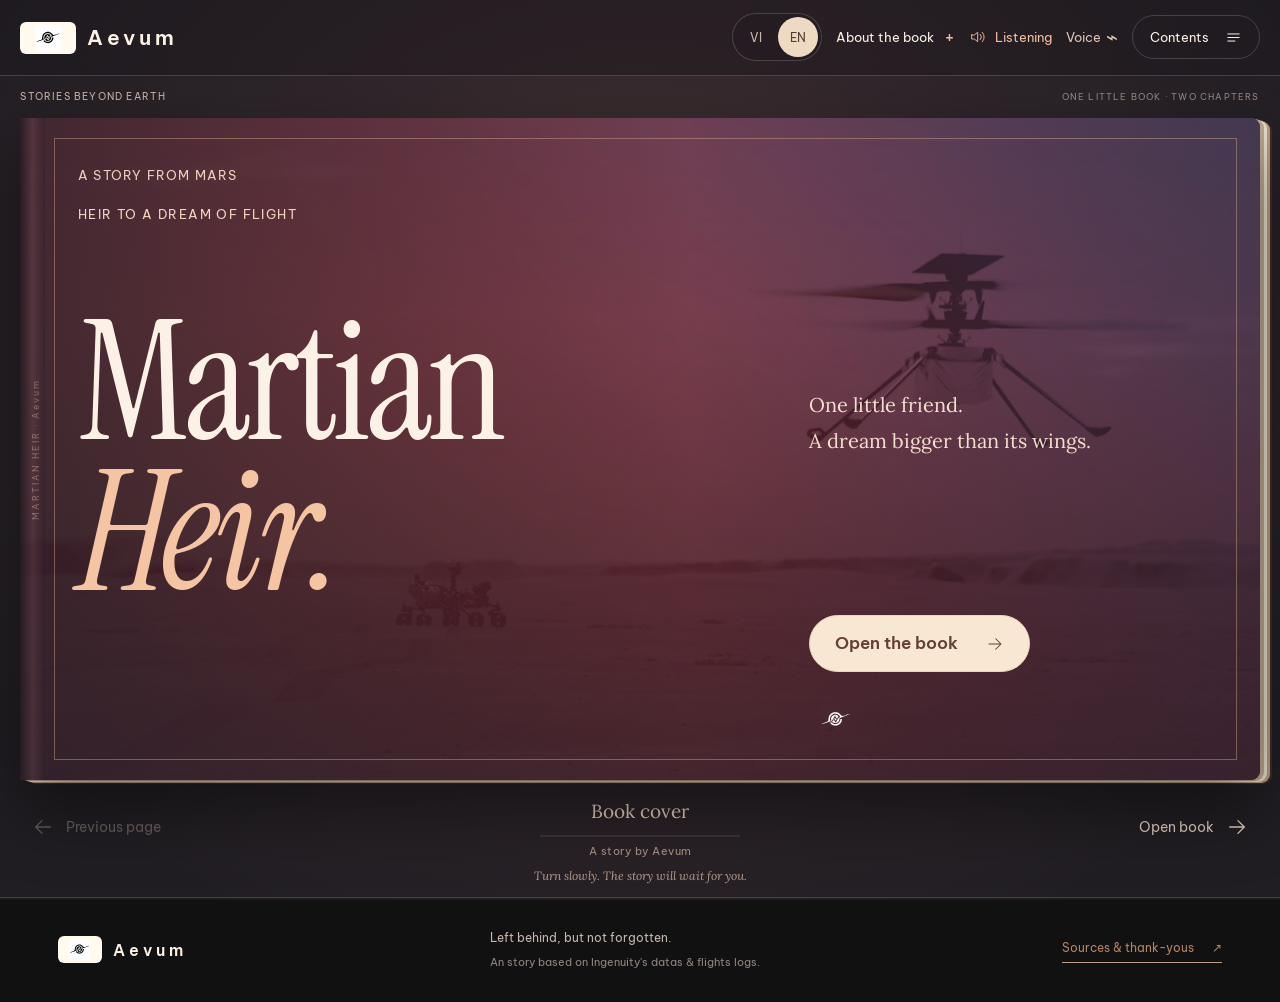
<file: index-en.html>
<!DOCTYPE html>
<html lang="en" data-default-language="en">
<head>
  <meta charset="UTF-8">
  <meta name="viewport" content="width=device-width, initial-scale=1, viewport-fit=cover">
  <meta name="theme-color" content="#19191d">
  <meta name="description" content="Explore Mars with Ingenuity in a bilingual illustrated storybook about courage, curiosity, and seventy-two extraordinary flights.">
  <title>Martian Heir — Ingenuity’s Storybook | Aevum</title>
  <link rel="icon" href="assets/favicon.svg" type="image/svg+xml">
  <link rel="preload" href="assets/instrument-serif-normal-400.ttf" as="font" type="font/ttf" crossorigin>
  <link rel="preload" href="assets/mars-flight.jpg" as="image">
  <link rel="stylesheet" href="styles.css">
  <script src="script.js" defer></script>
</head>
<body class="book-edition">
<svg class="icon-library" xmlns="http://www.w3.org/2000/svg" aria-hidden="true">
    <symbol id="arrow" viewBox="0 0 24 24"><path d="M4 12h15M13 5l7 7-7 7"/></symbol>
    <symbol id="down" viewBox="0 0 24 24"><path d="M12 4v16M5 13l7 7 7-7"/></symbol>
    <symbol id="sound" viewBox="0 0 24 24"><path d="M4 9v6h4l5 4V5L8 9H4ZM17 8a6 6 0 0 1 0 8M20 5a10 10 0 0 1 0 14"/></symbol>
    <symbol id="close" viewBox="0 0 24 24"><path d="m6 6 12 12M6 18 18 6"/></symbol>
    <symbol id="spark" viewBox="0 0 24 24"><path d="M12 2v20M2 12h20M5 5l14 14M5 19 19 5"/></symbol>
    <symbol id="menu" viewBox="0 0 24 24"><path d="M4 7h16M4 12h16M4 17h10"/></symbol>
    <symbol id="globe" viewBox="0 0 24 24"><circle cx="12" cy="12" r="9"/><ellipse cx="12" cy="12" rx="4" ry="9"/><path d="M3 12h18"/></symbol>
    <symbol id="headphones" viewBox="0 0 24 24"><path d="M4 15v-3a8 8 0 0 1 16 0v3M4 13h3v7H4a2 2 0 0 1-2-2v-3a2 2 0 0 1 2-2ZM20 13h-3v7h3a2 2 0 0 0 2-2v-3a2 2 0 0 0-2-2Z"/></symbol>
  </svg>
<a class="skip-link" href="#contents"><!--i18n:t001-->Open the book’s contents</a>
<header class="site-header">
    <a href="#home" class="wordmark" aria-label="Aevum, back to the beginning" data-i18n-aria-label="a001"><img class="team-logo" src="assets/aevum-logo.svg" alt="Logo Aevum"> Aevum<span class="wordmark-divider"></span><span class="brand-caption"><!--i18n:t002-->LITTLE STORIES BEYOND EARTH</span></a>
    <nav class="header-nav" aria-label="Main navigation" data-i18n-aria-label="a002">
      <div class="language-switch" role="group" aria-label="Ngôn ngữ / Language"><button type="button" data-language="vi" lang="vi" aria-label="Tiếng Việt" aria-pressed="false">VI</button><button type="button" data-language="en" lang="en" aria-label="English" aria-pressed="true">EN</button></div><button class="nav-button" data-dialog="sources"><!--i18n:t003-->About the book <span class="small-plus">+</span></button>
      <button class="nav-button listen-button" id="listen" aria-pressed="false"><svg class="icon"><use href="#sound"/></svg><span>Listen</span></button>
      <button class="voice-settings-button" data-dialog="voice" aria-label="Choose a narration voice and speed" data-i18n-aria-label="a003"><!--i18n:t004-->Voice <span>⌁</span></button><button class="chapter-toggle" data-dialog="chapters" aria-label="Open the book’s contents" data-i18n-aria-label="a004"><span><!--i18n:t005-->Contents</span><svg class="icon"><use href="#menu"/></svg></button>
    </nav>
  </header>
<main><section class="book-reader" id="reader" aria-label="The Martian Heir storybook" tabindex="-1" data-i18n-aria-label="a005"><div class="reader-intro"><span><!--i18n:t006-->STORIES BEYOND EARTH</span><span class="reader-edition"><!--i18n:t007-->ONE LITTLE BOOK · TWO CHAPTERS</span></div><div class="book-spread" id="book-spread"><section class="book-sheet book-cover" id="home" data-book-page data-kind="cover" aria-labelledby="main-title">
  <img class="cover-art" src="assets/mars-flight.jpg" alt="An illustration of Ingenuity flying above Mars, with Perseverance in the distance." fetchpriority="high" data-i18n-alt="a006">
  <div class="cover-shade"></div><div class="cover-frame" aria-hidden="true"></div>
  <div class="cover-content"><p class="cover-series"><!--i18n:t008-->A STORY FROM MARS</p>
    <span class="cover-ornament" aria-hidden="true">✦</span><p class="cover-subtitle"><!--i18n:t009-->HEIR TO A DREAM OF FLIGHT</p>
    <h1 id="main-title">Martian<br><em>Heir.</em></h1>
    <p class="cover-description"><!--i18n:t010-->One little friend.<br><!--i18n:t011-->A dream bigger than its wings.</p>
    <a class="button cover-open" href="#contents"><!--i18n:t012-->Open the book <svg class="icon"><use href="#arrow"/></svg></a>
    <div class="cover-signature"><img src="assets/aevum-logo.svg" alt="" width="55" height="30"><span><!--i18n:t013--></span></div>
  </div><span class="cover-spine" aria-hidden="true">MARTIAN HEIR · Aevum</span>
</section><section class="book-sheet book-contents" id="contents" data-book-page data-kind="contents" aria-labelledby="contents-heading">
  <div class="book-page book-frontispiece"><span class="page-running-head"><!--i18n:t014-->FOR FRIENDS WHO LOVE TO LOOK UP AT THE SKY</span><div class="frontispiece-content"><svg class="icon"><use href="#spark"/></svg><p class="dedication"><!--i18n:t015-->There was a little friend<br><!--i18n:t016-->who dared to dream <em><!--i18n:t017-->very big.</em></p><p><!--i18n:t018-->Its name was Ingenuity. About the size of a lunchbox and lighter than many school bags, it travelled millions of kilometres to a whole new world.</p><p><!--i18n:t019-->Shall we open its story together?</p><span class="dedication-signature"><!--i18n:t020-->With love, Aevum</span></div><span class="paper-folio"><!--i18n:t021-->A LITTLE HELLO</span></div>
  <div class="book-page book-prose contents-page" tabindex="0"><span class="page-running-head"><!--i18n:t022-->EVERY CHAPTER HOLDS A NEW DISCOVERY</span><h2 id="contents-heading" tabindex="-1"><!--i18n:t023-->Where shall<br><em><!--i18n:t024-->we go together?</em></h2><nav class="paper-contents" aria-label="Contents inside the book" data-i18n-aria-label="a007"><a href="#chapter-1"><span class="contents-number">01</span><span><!--i18n:t025-->The Dream of Flight on the Red Planet</span><span class="contents-dots" aria-hidden="true"></span><span class="contents-folio" data-start-spread="1">01</span></a><a href="#chapter-2"><span class="contents-number">02</span><span><!--i18n:t026-->Beyond the Limits on Mars</span><span class="contents-dots" aria-hidden="true"></span><span class="contents-folio" data-start-spread="10">19</span></a></nav><p class="contents-note"><!--i18n:t030-->Turn the pages in order, or jump straight to the chapter that makes you curious.</p><a class="paper-link" href="#chapter-1"><!--i18n:t031-->Start at the very first page <span>→</span></a><span class="paper-folio"><!--i18n:t032-->CONTENTS</span></div></section><section class="book-sheet story-spread" id="chapter-1" data-book-page data-kind="story" data-chapter="1" data-scene="1" aria-labelledby="page-heading-1">
  <figure class="book-page book-illustration"><img src="assets/story-ingenuity.jpg" alt="The room erupted in cheers. · NASA reference illustration." data-i18n-alt="a101" loading="lazy"><span class="illustration-wash"></span><div class="illustration-caption"><span><!--i18n:t025-->The Dream of Flight on the Red Planet</span><p><!--i18n:t410-->The room erupted in cheers.</p></div><figcaption><!--i18n:t417-->NASA / JPL-Caltech · Artist’s concept</figcaption><span class="image-folio" aria-hidden="true">01</span></figure>
  <article class="book-page book-prose story-step" tabindex="0" data-speech="On April 19, 2021, at JPL mission control, Ingenuity project manager MiMi Aung leaped from her chair. After an anxious wait, the data confirmed what the team had hoped for. “We can now say that human beings have flown a rotorcraft on another planet.”" data-speech-vi="Ngày 19 tháng 4 năm 2021, tại phòng điều khiển JPL, MiMi Aung, giám đốc dự án Ingenuity, bật dậy khỏi ghế. Sau những phút chờ đợi, dữ liệu đã xác nhận điều cả đội mong đợi. “Giờ đây, chúng ta có thể khẳng định rằng con người đã thực hiện được chuyến bay bằng trực thăng trên một hành tinh khác.”" data-speech-en="On April 19, 2021, at JPL mission control, Ingenuity project manager MiMi Aung leaped from her chair. After an anxious wait, the data confirmed what the team had hoped for. “We can now say that human beings have flown a rotorcraft on another planet.”" data-narrator="guide"><span class="bookmark-ribbon" aria-hidden="true">01</span><span class="page-running-head">MARTIAN HEIR · <!--i18n:t025-->The Dream of Flight on the Red Planet</span><p class="page-scene-label"><!--i18n:t411-->19 APRIL 2021 · JPL MISSION CONTROL</p><h2 id="page-heading-1" tabindex="-1"><!--i18n:t410-->The room erupted in cheers.</h2><div class="page-story-text"><p><!--i18n:t412-->On April 19, 2021, at JPL mission control, Ingenuity project manager MiMi Aung leaped from her chair. After an anxious wait, the data confirmed what the team had hoped for.</p><p><!--i18n:t413-->“We can now say that human beings have flown a rotorcraft on another planet.”</p></div><p class="story-context-note"><!--i18n:t416-->MiMi Aung’s words, following confirmation of Ingenuity’s first flight.</p><footer class="paper-footer"><span><!--i18n:t041-->TEAM Aevum</span><span>02</span></footer></article>
</section>
<section class="book-sheet story-spread" id="scene-2" data-book-page data-kind="story" data-chapter="1" data-scene="2" aria-labelledby="page-heading-2">
  <figure class="book-page book-illustration"><img src="assets/story-ingenuity.jpg" alt="One tiny helicopter. A place in history. · NASA reference illustration." data-i18n-alt="a102" loading="lazy"><span class="illustration-wash"></span><div class="illustration-caption"><span><!--i18n:t025-->The Dream of Flight on the Red Planet</span><p><!--i18n:t420-->One tiny helicopter. A place in history.</p></div><figcaption><!--i18n:t427-->NASA / JPL-Caltech · Artist’s concept</figcaption><span class="image-folio" aria-hidden="true">03</span></figure>
  <article class="book-page book-prose story-step" tabindex="0" data-speech="As she spoke, data had brought news from a world nearly 300 million kilometers away: a tiny helicopter named Ingenuity had hovered above the Martian surface, in the silent red sky." data-speech-vi="Khi bà cất lời, dữ liệu đã mang về hình ảnh từ một thế giới cách Trái Đất gần 300 triệu ki-lô-mét: chiếc trực thăng nhỏ mang tên Ingenuity đã lơ lửng trên bề mặt Sao Hỏa, giữa bầu trời đỏ lặng im." data-speech-en="As she spoke, data had brought news from a world nearly 300 million kilometers away: a tiny helicopter named Ingenuity had hovered above the Martian surface, in the silent red sky." data-narrator="guide"><span class="bookmark-ribbon" aria-hidden="true">01</span><span class="page-running-head">MARTIAN HEIR · <!--i18n:t025-->The Dream of Flight on the Red Planet</span><p class="page-scene-label"><!--i18n:t421-->SCENE 1 · IN THE MARTIAN SKY</p><h2 id="page-heading-2" tabindex="-1"><!--i18n:t420-->One tiny helicopter. A place in history.</h2><div class="page-story-text"><p><!--i18n:t422-->As she spoke, data had brought news from a world nearly 300 million kilometers away: a tiny helicopter named Ingenuity had hovered above the Martian surface, in the silent red sky.</p></div><p class="story-context-note"><!--i18n:t426-->Signals take time to reach Earth. The team was confirming a flight that had already happened, rather than watching it live.</p><footer class="paper-footer"><span><!--i18n:t041-->TEAM Aevum</span><span>04</span></footer></article>
</section>
<section class="book-sheet story-spread" id="two-months-earlier" data-book-page data-kind="story" data-chapter="1" data-scene="3" aria-labelledby="page-heading-3">
  <figure class="book-page book-illustration"><img src="assets/story-parachute.jpg" alt="Two months earlier… · NASA reference illustration." data-i18n-alt="a103" loading="lazy"><span class="illustration-wash"></span><div class="illustration-caption"><span><!--i18n:t025-->The Dream of Flight on the Red Planet</span><p><!--i18n:t430-->Two months earlier…</p></div><figcaption><!--i18n:t437-->NASA / JPL-Caltech · Reference image</figcaption><span class="image-folio" aria-hidden="true">05</span></figure>
  <article class="book-page book-prose story-step" tabindex="0" data-speech="To understand that moment, let’s go back to the day Ingenuity arrived on Mars. February 18, 2021. After about seven months traveling from Earth, Perseverance and its little companion reached the Red Planet. The first flight was still to come." data-speech-vi="Để hiểu khoảnh khắc ấy, mình cùng quay lại ngày Ingenuity đặt chân đến Sao Hỏa nhé. Ngày 18 tháng 2 năm 2021. Sau khoảng bảy tháng du hành từ Trái Đất, Perseverance cùng người bạn nhỏ đã tới hành tinh đỏ. Chuyến bay đầu tiên vẫn còn ở phía trước." data-speech-en="To understand that moment, let’s go back to the day Ingenuity arrived on Mars. February 18, 2021. After about seven months traveling from Earth, Perseverance and its little companion reached the Red Planet. The first flight was still to come." data-narrator="guide"><span class="bookmark-ribbon" aria-hidden="true">01</span><span class="page-running-head">MARTIAN HEIR · <!--i18n:t025-->The Dream of Flight on the Red Planet</span><p class="page-scene-label"><!--i18n:t431-->TURN BACK THE CLOCK · 18 FEBRUARY 2021</p><h2 id="page-heading-3" tabindex="-1"><!--i18n:t430-->Two months earlier…</h2><div class="page-story-text"><p><!--i18n:t432-->To understand that moment, let’s go back to the day Ingenuity arrived on Mars.</p><p><!--i18n:t433-->February 18, 2021. After about seven months traveling from Earth, Perseverance and its little companion reached the Red Planet. The first flight was still to come.</p></div><footer class="paper-footer"><span><!--i18n:t041-->TEAM Aevum</span><span>06</span></footer></article>
</section>
<section class="book-sheet story-spread" id="arrival" data-book-page data-kind="story" data-chapter="1" data-scene="4" aria-labelledby="page-heading-4">
  <figure class="book-page book-illustration"><img src="assets/story-parachute.jpg" alt="An unusual place to travel. · NASA reference illustration." data-i18n-alt="a104" loading="lazy"><span class="illustration-wash"></span><div class="illustration-caption"><span><!--i18n:t025-->The Dream of Flight on the Red Planet</span><p><!--i18n:t440-->An unusual place to travel.</p></div><figcaption><!--i18n:t447-->NASA / JPL-Caltech · Reference image</figcaption><span class="image-folio" aria-hidden="true">07</span></figure>
  <article class="book-page book-prose story-step" tabindex="0" data-speech="Tucked away beneath the belly of the Perseverance rover, Ingenuity arrived on Mars as an attached payload. No helicopter had ever been delivered to the surface of another planet before. Throughout the journey, Perseverance carried and protected the little helicopter. Before Ingenuity could spread its wings, they both had to survive the landing." data-speech-vi="Nằm gọn dưới bụng xe tự hành Perseverance, Ingenuity tới Sao Hỏa như một hành khách nhỏ đi nhờ. Chưa từng có chiếc trực thăng nào được đưa đến bề mặt một hành tinh khác như thế. Trong suốt hành trình, Perseverance mang theo và bảo vệ chiếc trực thăng. Nhưng trước khi Ingenuity có thể dang cánh, cả hai phải vượt qua thử thách hạ cánh." data-speech-en="Tucked away beneath the belly of the Perseverance rover, Ingenuity arrived on Mars as an attached payload. No helicopter had ever been delivered to the surface of another planet before. Throughout the journey, Perseverance carried and protected the little helicopter. Before Ingenuity could spread its wings, they both had to survive the landing." data-narrator="guide"><span class="bookmark-ribbon" aria-hidden="true">01</span><span class="page-running-head">MARTIAN HEIR · <!--i18n:t025-->The Dream of Flight on the Red Planet</span><p class="page-scene-label"><!--i18n:t441-->SCENE 2 · A PASSENGER BENEATH THE ROVER</p><h2 id="page-heading-4" tabindex="-1"><!--i18n:t440-->An unusual place to travel.</h2><div class="page-story-text"><p><!--i18n:t442-->Tucked away beneath the belly of the Perseverance rover, Ingenuity arrived on Mars as an attached payload. No helicopter had ever been delivered to the surface of another planet before.</p><p><!--i18n:t443-->Throughout the journey, Perseverance carried and protected the little helicopter. Before Ingenuity could spread its wings, they both had to survive the landing.</p></div><footer class="paper-footer"><span><!--i18n:t041-->TEAM Aevum</span><span>08</span></footer></article>
</section>
<section class="book-sheet story-spread" id="sky-crane" data-book-page data-kind="story" data-chapter="1" data-scene="5" aria-labelledby="page-heading-5">
  <figure class="book-page book-illustration"><img src="assets/story-sky-crane.jpg" alt="Three cables. One gentle touchdown. · NASA reference illustration." data-i18n-alt="a105" loading="lazy"><span class="illustration-wash"></span><div class="illustration-caption"><span><!--i18n:t025-->The Dream of Flight on the Red Planet</span><p><!--i18n:t450-->Three cables. One gentle touchdown.</p></div><figcaption><!--i18n:t457-->NASA / JPL-Caltech · Reference image</figcaption><span class="image-folio" aria-hidden="true">09</span></figure>
  <article class="book-page book-prose story-step" tabindex="0" data-speech="Mars’ thin air meant a parachute alone could not safely land the roughly one-ton rover. After the parachute had done its job, a rocket-powered descent stage slowed the rover further. Then three nylon cables gently lowered Perseverance onto the red ground, with Ingenuity still attached underneath. This sky crane maneuver kept the rocket engines above the rover, reducing the dust and debris kicked up around it." data-speech-vi="Không khí Sao Hỏa quá loãng để một chiếc dù có thể tự mình đưa rover nặng gần một tấn xuống đất an toàn. Sau khi dù làm nhiệm vụ, tầng hạ cánh dùng động cơ tên lửa tiếp tục giảm tốc. Rồi, từ tầng hạ cánh đang lơ lửng phía trên, ba sợi cáp nylon nhẹ nhàng hạ Perseverance xuống mặt cát đỏ, cùng Ingenuity vẫn gắn bên dưới. Cơ chế Sky Crane giữ các động cơ ở xa mặt đất, giúp hạn chế bụi và mảnh vụn bị thổi tung quanh rover." data-speech-en="Mars’ thin air meant a parachute alone could not safely land the roughly one-ton rover. After the parachute had done its job, a rocket-powered descent stage slowed the rover further. Then three nylon cables gently lowered Perseverance onto the red ground, with Ingenuity still attached underneath. This sky crane maneuver kept the rocket engines above the rover, reducing the dust and debris kicked up around it." data-narrator="guide"><span class="bookmark-ribbon" aria-hidden="true">01</span><span class="page-running-head">MARTIAN HEIR · <!--i18n:t025-->The Dream of Flight on the Red Planet</span><p class="page-scene-label"><!--i18n:t451-->SCENE 2 · THE SKY CRANE LANDING</p><h2 id="page-heading-5" tabindex="-1"><!--i18n:t450-->Three cables. One gentle touchdown.</h2><div class="page-story-text"><p><!--i18n:t452-->Mars’ thin air meant a parachute alone could not safely land the roughly one-ton rover. After the parachute had done its job, a rocket-powered descent stage slowed the rover further.</p><p><!--i18n:t453-->Then three nylon cables gently lowered Perseverance onto the red ground, with Ingenuity still attached underneath. This sky crane maneuver kept the rocket engines above the rover, reducing the dust and debris kicked up around it.</p></div><button class="text-button" data-fact="landing"><!--i18n:t049-->Let’s take a closer look <span>↗</span></button><footer class="paper-footer"><span><!--i18n:t041-->TEAM Aevum</span><span>10</span></footer></article>
</section>
<section class="book-sheet story-spread" id="landing-quote" data-book-page data-kind="story" data-chapter="1" data-scene="6" aria-labelledby="page-heading-6">
  <figure class="book-page book-illustration"><img src="assets/story-sky-crane.jpg" alt="Success is never assured. · NASA reference illustration." data-i18n-alt="a106" loading="lazy"><span class="illustration-wash"></span><div class="illustration-caption"><span><!--i18n:t025-->The Dream of Flight on the Red Planet</span><p><!--i18n:t460-->Success is never assured.</p></div><figcaption><!--i18n:t467-->NASA / JPL-Caltech · Reference image</figcaption><span class="image-folio" aria-hidden="true">11</span></figure>
  <article class="book-page book-prose story-step" tabindex="0" data-speech="“Success is never assured, and that’s especially true when we’re trying to land the biggest, heaviest, and most complicated rover we’ve ever built to the most dangerous site we’ve ever attempted to land on.” — Allen Chen, Mars 2020 entry, descent, and landing lead." data-speech-vi="“Thành công không bao giờ là điều chắc chắn, nhất là khi chúng ta đang cố đưa chiếc rover lớn nhất, nặng nhất và phức tạp nhất từng chế tạo xuống địa điểm hạ cánh nguy hiểm nhất mà chúng ta từng thử.” — Allen Chen, trưởng nhóm phụ trách quá trình đi vào khí quyển, hạ độ cao và hạ cánh của Mars 2020." data-speech-en="“Success is never assured, and that’s especially true when we’re trying to land the biggest, heaviest, and most complicated rover we’ve ever built to the most dangerous site we’ve ever attempted to land on.” — Allen Chen, Mars 2020 entry, descent, and landing lead." data-narrator="guide"><span class="bookmark-ribbon" aria-hidden="true">01</span><span class="page-running-head">MARTIAN HEIR · <!--i18n:t025-->The Dream of Flight on the Red Planet</span><p class="page-scene-label"><!--i18n:t461-->SCENE 2 · BEFORE TOUCHDOWN</p><h2 id="page-heading-6" tabindex="-1"><!--i18n:t460-->Success is never assured.</h2><div class="page-story-text"><blockquote class="story-quotation"><p><!--i18n:t462-->“Success is never assured, and that’s especially true when we’re trying to land the biggest, heaviest, and most complicated rover we’ve ever built to the most dangerous site we’ve ever attempted to land on.”</p><p><!--i18n:t463-->— Allen Chen, Mars 2020 entry, descent, and landing lead.</p></blockquote></div><footer class="paper-footer"><span><!--i18n:t041-->TEAM Aevum</span><span>12</span></footer></article>
</section>
<section class="book-sheet story-spread" id="mother-and-child" data-book-page data-kind="story" data-chapter="1" data-scene="7" aria-labelledby="page-heading-7">
  <figure class="book-page book-illustration"><img src="assets/story-mother-and-child.jpg" alt="A big rover. A tiny companion. · NASA reference illustration." data-i18n-alt="a107" loading="lazy"><span class="illustration-wash"></span><div class="illustration-caption"><span><!--i18n:t025-->The Dream of Flight on the Red Planet</span><p><!--i18n:t470-->A big rover. A tiny companion.</p></div><figcaption><!--i18n:t477-->NASA / JPL-Caltech · Reference image</figcaption><span class="image-folio" aria-hidden="true">13</span></figure>
  <article class="book-page book-prose story-step" tabindex="0" data-speech="Perseverance was a six-wheeled explorer weighing about one metric ton, nearly the size of a car, built to endure the rough ground of Mars. Beside its “mother,” Ingenuity looked like a lunchbox on four slender legs and had a mass of just 1.8 kilograms. The little helicopter had a different challenge: to fly in the very thin Martian atmosphere." data-speech-vi="Perseverance là một xe tự hành sáu bánh nặng khoảng một tấn, to gần bằng một chiếc ô tô, được chế tạo để vượt qua địa hình gồ ghề của Sao Hỏa. Bên cạnh “người mẹ” ấy, Ingenuity nhỏ như một hộp cơm đứng trên bốn chiếc chân mảnh, chỉ nặng 1,8 kg. Chiếc trực thăng bé nhỏ được giao một thử thách khác: bay trong bầu khí quyển Sao Hỏa vô cùng loãng." data-speech-en="Perseverance was a six-wheeled explorer weighing about one metric ton, nearly the size of a car, built to endure the rough ground of Mars. Beside its “mother,” Ingenuity looked like a lunchbox on four slender legs and had a mass of just 1.8 kilograms. The little helicopter had a different challenge: to fly in the very thin Martian atmosphere." data-narrator="guide"><span class="bookmark-ribbon" aria-hidden="true">01</span><span class="page-running-head">MARTIAN HEIR · <!--i18n:t025-->The Dream of Flight on the Red Planet</span><p class="page-scene-label"><!--i18n:t471-->SCENE 3 · TWO COMPANIONS, TWO MISSIONS</p><h2 id="page-heading-7" tabindex="-1"><!--i18n:t470-->A big rover. A tiny companion.</h2><div class="page-story-text"><p><!--i18n:t472-->Perseverance was a six-wheeled explorer weighing about one metric ton, nearly the size of a car, built to endure the rough ground of Mars.</p><p><!--i18n:t473-->Beside its “mother,” Ingenuity looked like a lunchbox on four slender legs and had a mass of just 1.8 kilograms. The little helicopter had a different challenge: to fly in the very thin Martian atmosphere.</p></div><footer class="paper-footer"><span><!--i18n:t041-->TEAM Aevum</span><span>14</span></footer></article>
</section>
<section class="book-sheet story-spread" id="messages-home" data-book-page data-kind="story" data-chapter="1" data-scene="8" aria-labelledby="page-heading-8">
  <figure class="book-page book-illustration"><img src="assets/story-messages-home.jpg" alt="Far from home. Still heard. · NASA reference illustration." data-i18n-alt="a108" loading="lazy"><span class="illustration-wash"></span><div class="illustration-caption"><span><!--i18n:t025-->The Dream of Flight on the Red Planet</span><p><!--i18n:t480-->Far from home. Still heard.</p></div><figcaption><!--i18n:t487-->NASA / JPL-Caltech · Artist’s concept</figcaption><span class="image-folio" aria-hidden="true">15</span></figure>
  <article class="book-page book-prose story-step" tabindex="0" data-speech="Every message between Ingenuity and Earth had to pass through its “mother,” Perseverance. The rover received the helicopter’s signals and relayed them home through the mission’s communications network. Depending on the positions of the two planets, a one-way signal could take up to about 22 minutes. Ingenuity could not be flown with a joystick from Earth: once airborne, it had to follow its instructions on its own." data-speech-vi="Mọi lời nhắn giữa Ingenuity và Trái Đất đều cần Perseverance làm cầu nối. “Người mẹ” nhận tín hiệu của chiếc trực thăng rồi chuyển tiếp về nhà qua hệ thống liên lạc của nhiệm vụ. Tùy vị trí của hai hành tinh, tín hiệu một chiều có thể mất tới khoảng 22 phút. Vì vậy, Ingenuity không thể được lái trực tiếp bằng cần điều khiển từ Trái Đất: khi cất cánh, nó phải tự làm theo kế hoạch đã nhận." data-speech-en="Every message between Ingenuity and Earth had to pass through its “mother,” Perseverance. The rover received the helicopter’s signals and relayed them home through the mission’s communications network. Depending on the positions of the two planets, a one-way signal could take up to about 22 minutes. Ingenuity could not be flown with a joystick from Earth: once airborne, it had to follow its instructions on its own." data-narrator="guide"><span class="bookmark-ribbon" aria-hidden="true">01</span><span class="page-running-head">MARTIAN HEIR · <!--i18n:t025-->The Dream of Flight on the Red Planet</span><p class="page-scene-label"><!--i18n:t481-->SCENE 3 · MESSAGES HOME</p><h2 id="page-heading-8" tabindex="-1"><!--i18n:t480-->Far from home. Still heard.</h2><div class="page-story-text"><p><!--i18n:t482-->Every message between Ingenuity and Earth had to pass through its “mother,” Perseverance. The rover received the helicopter’s signals and relayed them home through the mission’s communications network.</p><p><!--i18n:t483-->Depending on the positions of the two planets, a one-way signal could take up to about 22 minutes. Ingenuity could not be flown with a joystick from Earth: once airborne, it had to follow its instructions on its own.</p></div><footer class="paper-footer"><span><!--i18n:t041-->TEAM Aevum</span><span>16</span></footer></article>
</section>
<section class="book-sheet story-spread" id="uninvited-guest" data-book-page data-kind="story" data-chapter="1" data-scene="9" aria-labelledby="page-heading-9">
  <figure class="book-page book-illustration"><img src="assets/story-ingenuity.jpg" alt="I did not begin my life as a hero. · NASA reference illustration." data-i18n-alt="a109" loading="lazy"><span class="illustration-wash"></span><div class="illustration-caption"><span><!--i18n:t025-->The Dream of Flight on the Red Planet</span><p><!--i18n:t490-->I did not begin my life as a hero.</p></div><figcaption><!--i18n:t497-->NASA / JPL-Caltech · Reference image</figcaption><span class="image-folio" aria-hidden="true">17</span></figure>
  <article class="book-page book-prose story-step" tabindex="0" data-speech="Hello, friend. I’m Ingenuity. Before I ever flew, I was an idea that raised plenty of questions. Was bringing a helicopter to Mars too much of a risk? Some worried that this little experiment could take time and attention away from Perseverance’s important science mission. In my own story, I might call myself an “uninvited guest.” But my engineers believed I deserved a chance." data-speech-vi="Chào cậu, tớ là Ingenuity. Trước khi được bay, tớ từng chỉ là một ý tưởng khiến nhiều người băn khoăn. Đưa một chiếc trực thăng đến Sao Hỏa liệu có quá mạo hiểm không? Một số người lo rằng thử nghiệm nhỏ này sẽ làm mất thời gian và ảnh hưởng đến nhiệm vụ khoa học quan trọng của Perseverance. Nếu được tự kể, tớ sẽ ví mình như một “vị khách không mời”. Nhưng các kỹ sư vẫn tin rằng tớ xứng đáng có một cơ hội." data-speech-en="Hello, friend. I’m Ingenuity. Before I ever flew, I was an idea that raised plenty of questions. Was bringing a helicopter to Mars too much of a risk? Some worried that this little experiment could take time and attention away from Perseverance’s important science mission. In my own story, I might call myself an “uninvited guest.” But my engineers believed I deserved a chance." data-narrator="ingenuity"><span class="bookmark-ribbon" aria-hidden="true">01</span><span class="page-running-head">MARTIAN HEIR · <!--i18n:t025-->The Dream of Flight on the Red Planet</span><p class="page-scene-label"><!--i18n:t491-->SCENE 4 · FROM HERE, LET ME TELL YOU</p><h2 id="page-heading-9" tabindex="-1"><!--i18n:t490-->I did not begin my life as a hero.</h2><div class="page-story-text"><p><!--i18n:t492-->Hello, friend. I’m Ingenuity. Before I ever flew, I was an idea that raised plenty of questions. Was bringing a helicopter to Mars too much of a risk?</p><p><!--i18n:t493-->Some worried that this little experiment could take time and attention away from Perseverance’s important science mission. In my own story, I might call myself an “uninvited guest.” But my engineers believed I deserved a chance.</p></div><p class="story-context-note"><!--i18n:t496-->“Mother,” “uninvited guest,” and Ingenuity’s first-person voice are storytelling devices, not quotations from NASA.</p><footer class="paper-footer"><span><!--i18n:t041-->TEAM Aevum</span><span>18</span></footer></article>
</section>
<section class="book-sheet story-spread" id="chapter-2" data-book-page data-kind="story" data-chapter="2" data-scene="10" aria-labelledby="page-heading-10">
  <figure class="book-page book-illustration"><img src="assets/story-temperature.jpg" alt="When the Sun goes to sleep. · NASA reference illustration." data-i18n-alt="a110" loading="lazy"><span class="illustration-wash"></span><div class="illustration-caption"><span><!--i18n:t026-->Beyond the Limits on Mars</span><p><!--i18n:t500-->When the Sun goes to sleep.</p></div><figcaption><!--i18n:t507-->NASA / JPL-Caltech · Artist’s concept</figcaption><span class="image-folio" aria-hidden="true">19</span></figure>
  <article class="book-page book-prose story-step" tabindex="0" data-speech="Have you ever missed home when you were far away? I’m so far away that even a message has to cross a vast stretch of space. At night, temperatures where I live can fall to around −90°C — much colder than your home freezer! The thin atmosphere holds heat poorly. Even by day, sunlit ground can be much warmer than the air above it. When night falls, I have to keep my little electronic parts warm. Luckily, Mum Perseverance is nearby to pass my messages home." data-speech-vi="Cậu có từng nhớ nhà khi đi xa chưa? Tớ thì ở xa đến mức một lời nhắn cũng phải đi qua khoảng không mênh mông. Mỗi đêm, nhiệt độ ở chỗ tớ có thể xuống khoảng −90°C — lạnh hơn ngăn đông nhà cậu rất nhiều! Bầu khí quyển loãng giữ nhiệt rất kém. Ngay cả ban ngày, mặt đất được nắng sưởi ấm cũng có thể ấm hơn nhiều so với lớp không khí phía trên. Khi đêm xuống, tớ phải giữ ấm các linh kiện nhỏ bên trong mình. May mà mẹ Perseverance vẫn ở gần để chuyển lời nhắn về nhà." data-speech-en="Have you ever missed home when you were far away? I’m so far away that even a message has to cross a vast stretch of space. At night, temperatures where I live can fall to around −90°C — much colder than your home freezer! The thin atmosphere holds heat poorly. Even by day, sunlit ground can be much warmer than the air above it. When night falls, I have to keep my little electronic parts warm. Luckily, Mum Perseverance is nearby to pass my messages home." data-narrator="ingenuity"><span class="bookmark-ribbon" aria-hidden="true">02</span><span class="page-running-head">MARTIAN HEIR · <!--i18n:t026-->Beyond the Limits on Mars</span><p class="page-scene-label"><!--i18n:t501-->PART 1 · A NIGHT FAR FROM HOME</p><h2 id="page-heading-10" tabindex="-1"><!--i18n:t500-->When the Sun goes to sleep.</h2><div class="page-story-text"><p><!--i18n:t502-->Have you ever missed home when you were far away? I’m so far away that even a message has to cross a vast stretch of space. At night, temperatures where I live can fall to around −90°C — much colder than your home freezer!</p><p><!--i18n:t503-->The thin atmosphere holds heat poorly. Even by day, sunlit ground can be much warmer than the air above it. When night falls, I have to keep my little electronic parts warm. Luckily, Mum Perseverance is nearby to pass my messages home.</p></div><button class="text-button" data-fact="cold"><!--i18n:t049-->Let’s take a closer look <span>↗</span></button><footer class="paper-footer"><span><!--i18n:t041-->TEAM Aevum</span><span>20</span></footer></article>
</section>
<section class="book-sheet story-spread" id="two-eyes" data-book-page data-kind="story" data-chapter="2" data-scene="11" aria-labelledby="page-heading-11">
  <figure class="book-page book-illustration"><img src="assets/story-two-eyes.jpg" alt="One eye to navigate. One to share the view. · NASA reference illustration." data-i18n-alt="a111" loading="lazy"><span class="illustration-wash"></span><div class="illustration-caption"><span><!--i18n:t026-->Beyond the Limits on Mars</span><p><!--i18n:t510-->One eye to navigate. One to share the view.</p></div><figcaption><!--i18n:t517-->NASA / JPL-Caltech · Reference image</figcaption><span class="image-folio" aria-hidden="true">21</span></figure>
  <article class="book-page book-prose story-step" tabindex="0" data-speech="I have two eyes: a black-and-white one that watches the ground to track my speed and direction, and a color one that sends Mars’ beauty home to Earth. Rocks and patterns beneath me are my landmarks. To you, they might just be scenery. To me, they help answer a very important question: “How am I moving?”" data-speech-vi="Tớ nhìn thế giới bằng hai con mắt rất khác nhau: một mắt đen trắng nhìn xuống mặt đất, giúp tớ ước tính tốc độ và hướng di chuyển; một mắt màu ghi lại vẻ đẹp của Sao Hỏa để gửi về Trái Đất. Những viên đá và đường nét dưới chân chính là dấu mốc chỉ đường. Với cậu, chúng có thể chỉ là cảnh vật. Với tớ, chúng giúp trả lời câu hỏi: “Mình đang di chuyển ra sao nhỉ?”" data-speech-en="I have two eyes: a black-and-white one that watches the ground to track my speed and direction, and a color one that sends Mars’ beauty home to Earth. Rocks and patterns beneath me are my landmarks. To you, they might just be scenery. To me, they help answer a very important question: “How am I moving?”" data-narrator="ingenuity"><span class="bookmark-ribbon" aria-hidden="true">02</span><span class="page-running-head">MARTIAN HEIR · <!--i18n:t026-->Beyond the Limits on Mars</span><p class="page-scene-label"><!--i18n:t511-->PART 2 · TWO CAMERAS</p><h2 id="page-heading-11" tabindex="-1"><!--i18n:t510-->One eye to navigate. One to share the view.</h2><div class="page-story-text"><p><!--i18n:t512-->I have two eyes: a black-and-white one that watches the ground to track my speed and direction, and a color one that sends Mars’ beauty home to Earth.</p><p><!--i18n:t513-->Rocks and patterns beneath me are my landmarks. To you, they might just be scenery. To me, they help answer a very important question: “How am I moving?”</p></div><button class="text-button" data-fact="eyes"><!--i18n:t049-->Let’s take a closer look <span>↗</span></button><footer class="paper-footer"><span><!--i18n:t041-->TEAM Aevum</span><span>22</span></footer></article>
</section>
<section class="book-sheet story-spread" id="flight-six" data-book-page data-kind="story" data-chapter="2" data-scene="12" aria-labelledby="page-heading-12">
  <figure class="book-page book-illustration"><img src="assets/story-flight-six.jpg" alt="One missed beat in midair. · NASA reference illustration." data-i18n-alt="a112" loading="lazy"><span class="illustration-wash"></span><div class="illustration-caption"><span><!--i18n:t026-->Beyond the Limits on Mars</span><p><!--i18n:t520-->One missed beat in midair.</p></div><figcaption><!--i18n:t527-->NASA / JPL-Caltech / ASU / MSSS · Flight 13, illustrative image</figcaption><span class="image-folio" aria-hidden="true">23</span></figure>
  <article class="book-page book-prose story-step" tabindex="0" data-speech="Once, about 54 seconds after takeoff, a glitch interrupted the images from my navigation camera. One image was lost, and the next ones arrived with incorrect timestamps. Suddenly, I was misjudging my own movement. I kept trying to correct myself, rocking and tilting more than 20 degrees in midair. What a scare! Fortunately, my control system had enough safety margin to keep me flying until I landed safely." data-speech-vi="Có lần, khoảng 54 giây sau khi cất cánh, luồng ảnh từ máy ảnh định vị của tớ gặp lỗi. Một bức ảnh bị mất, còn các ảnh tiếp theo lại mang dấu thời gian sai. Tớ bỗng tính nhầm mình đang di chuyển như thế nào. Tớ liên tục cố điều chỉnh, nghiêng qua nghiêng lại hơn 20 độ giữa không trung. Một phen thót tim! May thay, hệ thống điều khiển vẫn đủ khả năng giữ tớ ổn định để hạ cánh an toàn." data-speech-en="Once, about 54 seconds after takeoff, a glitch interrupted the images from my navigation camera. One image was lost, and the next ones arrived with incorrect timestamps. Suddenly, I was misjudging my own movement. I kept trying to correct myself, rocking and tilting more than 20 degrees in midair. What a scare! Fortunately, my control system had enough safety margin to keep me flying until I landed safely." data-narrator="ingenuity"><span class="bookmark-ribbon" aria-hidden="true">02</span><span class="page-running-head">MARTIAN HEIR · <!--i18n:t026-->Beyond the Limits on Mars</span><p class="page-scene-label"><!--i18n:t521-->PART 2 · FLIGHT SIX · 22 MAY 2021</p><h2 id="page-heading-12" tabindex="-1"><!--i18n:t520-->One missed beat in midair.</h2><div class="page-story-text"><p><!--i18n:t522-->Once, about 54 seconds after takeoff, a glitch interrupted the images from my navigation camera. One image was lost, and the next ones arrived with incorrect timestamps. Suddenly, I was misjudging my own movement.</p><p><!--i18n:t523-->I kept trying to correct myself, rocking and tilting more than 20 degrees in midair. What a scare! Fortunately, my control system had enough safety margin to keep me flying until I landed safely.</p></div><p class="story-context-note"><!--i18n:t526-->The image is from Flight 13 and is used as an illustration; it does not show the Flight 6 incident.</p><button class="text-button" data-fact="anomaly"><!--i18n:t049-->Let’s take a closer look <span>↗</span></button><footer class="paper-footer"><span><!--i18n:t041-->TEAM Aevum</span><span>24</span></footer></article>
</section>
<section class="book-sheet story-spread" id="dust-storm" data-book-page data-kind="story" data-chapter="2" data-scene="13" aria-labelledby="page-heading-13">
  <figure class="book-page book-illustration"><img src="assets/story-dust-storm.jpg" alt="Some days, courage means waiting. · NASA reference illustration." data-i18n-alt="a113" loading="lazy"><span class="illustration-wash"></span><div class="illustration-caption"><span><!--i18n:t026-->Beyond the Limits on Mars</span><p><!--i18n:t530-->Some days, courage means waiting.</p></div><figcaption><!--i18n:t537-->NASA / JPL-Caltech · Reference image</figcaption><span class="image-folio" aria-hidden="true">25</span></figure>
  <article class="book-page book-prose story-step" tabindex="0" data-speech="What do you have for breakfast? I have sunlight. But then a dust storm swept in and dimmed the sky. During the January 2022 storm, the sunlight reaching my solar panel dropped by about 18%. Less sunlight meant less energy, and I still needed to stay warm overnight. My engineers postponed my flight, checked conditions, and waited for better weather. Moving forward does not always mean taking off right away." data-speech-vi="Bữa sáng của cậu là gì? Của tớ là ánh nắng. Nhưng rồi một cơn bão bụi tràn tới, khiến bầu trời mờ đi. Trong đợt bão tháng 1 năm 2022, lượng ánh sáng tấm pin của tớ nhận được giảm khoảng 18%. Ít nắng nghĩa là ít năng lượng hơn, mà tớ vẫn cần giữ ấm qua đêm. Các kỹ sư cho tớ hoãn bay, theo dõi tình hình và chờ thời tiết tốt lên. Không phải lúc nào tiến về phía trước cũng có nghĩa là cất cánh ngay." data-speech-en="What do you have for breakfast? I have sunlight. But then a dust storm swept in and dimmed the sky. During the January 2022 storm, the sunlight reaching my solar panel dropped by about 18%. Less sunlight meant less energy, and I still needed to stay warm overnight. My engineers postponed my flight, checked conditions, and waited for better weather. Moving forward does not always mean taking off right away." data-narrator="ingenuity"><span class="bookmark-ribbon" aria-hidden="true">02</span><span class="page-running-head">MARTIAN HEIR · <!--i18n:t026-->Beyond the Limits on Mars</span><p class="page-scene-label"><!--i18n:t531-->PART 3 · WHEN DUST HID THE SUN</p><h2 id="page-heading-13" tabindex="-1"><!--i18n:t530-->Some days, courage means waiting.</h2><div class="page-story-text"><p><!--i18n:t532-->What do you have for breakfast? I have sunlight. But then a dust storm swept in and dimmed the sky. During the January 2022 storm, the sunlight reaching my solar panel dropped by about 18%.</p><p><!--i18n:t533-->Less sunlight meant less energy, and I still needed to stay warm overnight. My engineers postponed my flight, checked conditions, and waited for better weather. Moving forward does not always mean taking off right away.</p></div><button class="text-button" data-fact="dust"><!--i18n:t049-->Let’s take a closer look <span>↗</span></button><footer class="paper-footer"><span><!--i18n:t041-->TEAM Aevum</span><span>26</span></footer></article>
</section>
<section class="book-sheet story-spread" id="keeping-warm" data-book-page data-kind="story" data-chapter="2" data-scene="14" aria-labelledby="page-heading-14">
  <figure class="book-page book-illustration"><img src="assets/story-temperature.jpg" alt="Flying is only part of the story. · NASA reference illustration." data-i18n-alt="a114" loading="lazy"><span class="illustration-wash"></span><div class="illustration-caption"><span><!--i18n:t026-->Beyond the Limits on Mars</span><p><!--i18n:t540-->Flying is only part of the story.</p></div><figcaption><!--i18n:t547-->NASA / JPL-Caltech · Reference image</figcaption><span class="image-folio" aria-hidden="true">27</span></figure>
  <article class="book-page book-prose story-step" tabindex="0" data-speech="You might think all my energy goes into flying. In fact, surviving the freezing night takes a large share of my battery power. My electronics have to stay warm enough for me to work again the next day. The energy needed for flying and heating changes with the weather, the season, and the flight plan. Before each flight, my engineers have to make sure I can still get through the next night." data-speech-vi="Cậu tưởng tớ dành hết năng lượng cho đôi cánh à? Thật ra, giữ ấm qua những đêm giá lạnh cũng là một công việc rất tốn pin. Các linh kiện bên trong tớ phải đủ ấm thì ngày mai tớ mới có thể hoạt động tiếp. Lượng năng lượng cần cho bay và sưởi ấm thay đổi theo thời tiết, mùa và kế hoạch hoạt động. Vì thế, trước mỗi chuyến bay, các kỹ sư phải tính xem tớ còn đủ năng lượng để vượt qua đêm tiếp theo hay không." data-speech-en="You might think all my energy goes into flying. In fact, surviving the freezing night takes a large share of my battery power. My electronics have to stay warm enough for me to work again the next day. The energy needed for flying and heating changes with the weather, the season, and the flight plan. Before each flight, my engineers have to make sure I can still get through the next night." data-narrator="ingenuity"><span class="bookmark-ribbon" aria-hidden="true">02</span><span class="page-running-head">MARTIAN HEIR · <!--i18n:t026-->Beyond the Limits on Mars</span><p class="page-scene-label"><!--i18n:t541-->PART 4 · THE ENERGY TO KEEP GOING</p><h2 id="page-heading-14" tabindex="-1"><!--i18n:t540-->Flying is only part of the story.</h2><div class="page-story-text"><p><!--i18n:t542-->You might think all my energy goes into flying. In fact, surviving the freezing night takes a large share of my battery power. My electronics have to stay warm enough for me to work again the next day.</p><p><!--i18n:t543-->The energy needed for flying and heating changes with the weather, the season, and the flight plan. Before each flight, my engineers have to make sure I can still get through the next night.</p></div><button class="text-button" data-fact="cold"><!--i18n:t049-->Let’s take a closer look <span>↗</span></button><footer class="paper-footer"><span><!--i18n:t041-->TEAM Aevum</span><span>28</span></footer></article>
</section>
<section class="book-sheet story-spread" id="winter" data-book-page data-kind="story" data-chapter="2" data-scene="15" aria-labelledby="page-heading-15">
  <figure class="book-page book-illustration"><img src="assets/story-final-landing.jpg" alt="I had only forgotten the time. · NASA reference illustration." data-i18n-alt="a115" loading="lazy"><span class="illustration-wash"></span><div class="illustration-caption"><span><!--i18n:t026-->Beyond the Limits on Mars</span><p><!--i18n:t550-->I had only forgotten the time.</p></div><figcaption><!--i18n:t557-->NASA / JPL-Caltech · Reference image</figcaption><span class="image-folio" aria-hidden="true">29</span></figure>
  <article class="book-page book-prose story-step" tabindex="0" data-speech="Then winter came. Longer nights and less sunlight left my battery unable to keep my computer running through the night. I shut down in the cold, as if I had fallen asleep. When the Sun woke me the next morning, my clock had reset. I had not forgotten my friends; I had lost track of when to contact Perseverance. After an anxious wait, my engineers asked Mum to listen for longer — and we found each other again." data-speech-vi="Rồi mùa đông đến. Những đêm dài hơn và lượng ánh sáng giảm khiến pin của tớ không đủ sức giữ máy tính hoạt động suốt đêm. Tớ tắt đi trong giá lạnh, như thể đã thiếp ngủ. Khi nắng đánh thức tớ vào sáng hôm sau, đồng hồ đã được đặt lại. Tớ không quên mọi người đâu; chỉ là tớ không còn biết đúng giờ để bắt liên lạc với Perseverance. Sau những giờ hồi hộp, các kỹ sư nhờ mẹ lắng nghe lâu hơn — và chúng tớ tìm lại được nhau." data-speech-en="Then winter came. Longer nights and less sunlight left my battery unable to keep my computer running through the night. I shut down in the cold, as if I had fallen asleep. When the Sun woke me the next morning, my clock had reset. I had not forgotten my friends; I had lost track of when to contact Perseverance. After an anxious wait, my engineers asked Mum to listen for longer — and we found each other again." data-narrator="ingenuity"><span class="bookmark-ribbon" aria-hidden="true">02</span><span class="page-running-head">MARTIAN HEIR · <!--i18n:t026-->Beyond the Limits on Mars</span><p class="page-scene-label"><!--i18n:t551-->PART 4 · WINTER AND A MISSED APPOINTMENT</p><h2 id="page-heading-15" tabindex="-1"><!--i18n:t550-->I had only forgotten the time.</h2><div class="page-story-text"><p><!--i18n:t552-->Then winter came. Longer nights and less sunlight left my battery unable to keep my computer running through the night. I shut down in the cold, as if I had fallen asleep.</p><p><!--i18n:t553-->When the Sun woke me the next morning, my clock had reset. I had not forgotten my friends; I had lost track of when to contact Perseverance. After an anxious wait, my engineers asked Mum to listen for longer — and we found each other again.</p></div><button class="text-button" data-fact="winter"><!--i18n:t049-->Let’s take a closer look <span>↗</span></button><footer class="paper-footer"><span><!--i18n:t041-->TEAM Aevum</span><span>30</span></footer></article>
</section>
<section class="book-sheet story-spread" id="final-flight" data-book-page data-kind="story" data-chapter="2" data-scene="16" aria-labelledby="page-heading-16">
  <figure class="book-page book-illustration"><img src="assets/story-final-landing.jpg" alt="The day my wings came to rest. · NASA reference illustration." data-i18n-alt="a116" loading="lazy"><span class="illustration-wash"></span><div class="illustration-caption"><span><!--i18n:t026-->Beyond the Limits on Mars</span><p><!--i18n:t560-->The day my wings came to rest.</p></div><figcaption><!--i18n:t567-->NASA / JPL-Caltech · Reference image</figcaption><span class="image-folio" aria-hidden="true">31</span></figure>
  <article class="book-page book-prose story-step" tabindex="0" data-speech="Then came my final flight. Below me lay smooth sand ripples with too few landmarks for my camera to track. Without a clear sense of my sideways motion, I struggled to land safely. In the engineers’ most likely reconstruction, I hit the slope of a sand ripple hard. The sudden pitching and rolling overloaded my spinning blades and broke them. As fragile as ice-cream cones in my story, those wings could no longer carry me into the sky." data-speech-vi="Rồi chuyến bay cuối cùng cũng đến. Bên dưới tớ là những gợn cát trơn nhẵn, ít dấu mốc để máy ảnh bám theo. Khi không còn nhìn rõ mình đang trôi ngang ra sao, tớ đã gặp khó lúc hạ cánh. Theo kịch bản có khả năng nhất mà các kỹ sư dựng lại, tớ chạm mạnh xuống sườn một gợn cát. Cú nghiêng đột ngột tạo ra lực vượt quá sức chịu đựng của các cánh quạt, khiến chúng gãy. Mỏng manh như miếng bánh ốc quế trong câu chuyện của tớ, đôi cánh ấy không thể đưa tớ bay thêm nữa." data-speech-en="Then came my final flight. Below me lay smooth sand ripples with too few landmarks for my camera to track. Without a clear sense of my sideways motion, I struggled to land safely. In the engineers’ most likely reconstruction, I hit the slope of a sand ripple hard. The sudden pitching and rolling overloaded my spinning blades and broke them. As fragile as ice-cream cones in my story, those wings could no longer carry me into the sky." data-narrator="ingenuity"><span class="bookmark-ribbon" aria-hidden="true">02</span><span class="page-running-head">MARTIAN HEIR · <!--i18n:t026-->Beyond the Limits on Mars</span><p class="page-scene-label"><!--i18n:t561-->PART 5 · FLIGHT 72 · 18 JANUARY 2024</p><h2 id="page-heading-16" tabindex="-1"><!--i18n:t560-->The day my wings came to rest.</h2><div class="page-story-text"><p><!--i18n:t562-->Then came my final flight. Below me lay smooth sand ripples with too few landmarks for my camera to track. Without a clear sense of my sideways motion, I struggled to land safely.</p><p><!--i18n:t563-->In the engineers’ most likely reconstruction, I hit the slope of a sand ripple hard. The sudden pitching and rolling overloaded my spinning blades and broke them. As fragile as ice-cream cones in my story, those wings could no longer carry me into the sky.</p></div><button class="text-button" data-fact="legacy"><!--i18n:t049-->Let’s take a closer look <span>↗</span></button><footer class="paper-footer"><span><!--i18n:t041-->TEAM Aevum</span><span>32</span></footer></article>
</section>
<section class="book-sheet story-spread" id="still-here" data-book-page data-kind="story" data-chapter="2" data-scene="17" aria-labelledby="page-heading-17">
  <figure class="book-page book-illustration"><img src="assets/story-final-landing.jpg" alt="Broken wings. Lessons that remain. · NASA reference illustration." data-i18n-alt="a117" loading="lazy"><span class="illustration-wash"></span><div class="illustration-caption"><span><!--i18n:t026-->Beyond the Limits on Mars</span><p><!--i18n:t570-->Broken wings. Lessons that remain.</p></div><figcaption><!--i18n:t577-->NASA / JPL-Caltech · Reference image</figcaption><span class="image-folio" aria-hidden="true">33</span></figure>
  <article class="book-page book-prose story-step" tabindex="0" data-speech="Though I could no longer fly, I survived the landing and reestablished contact with Perseverance. Before their final shift with me in April 2024, my engineers sent one last software update. They prepared me to become a stationary testbed: taking pictures, recording temperatures and equipment performance, and storing data locally after the rover moved out of radio range. Perhaps a future explorer will one day find those gifts of data." data-speech-vi="Dù không thể bay nữa, sau lần hạ cánh ấy tớ vẫn hoạt động và đã nối lại liên lạc với Perseverance. Trước khi khép lại công việc với tớ vào tháng 4 năm 2024, các kỹ sư gửi lên một bản cập nhật cuối cùng. Họ chuẩn bị để tớ trở thành một trạm thử nghiệm tại chỗ: chụp ảnh, theo dõi nhiệt độ và tình trạng thiết bị, rồi lưu dữ liệu trong bộ nhớ khi rover đi xa khỏi vùng liên lạc. Biết đâu, một nhà thám hiểm tương lai sẽ tìm thấy những món quà dữ liệu ấy." data-speech-en="Though I could no longer fly, I survived the landing and reestablished contact with Perseverance. Before their final shift with me in April 2024, my engineers sent one last software update. They prepared me to become a stationary testbed: taking pictures, recording temperatures and equipment performance, and storing data locally after the rover moved out of radio range. Perhaps a future explorer will one day find those gifts of data." data-narrator="ingenuity"><span class="bookmark-ribbon" aria-hidden="true">02</span><span class="page-running-head">MARTIAN HEIR · <!--i18n:t026-->Beyond the Limits on Mars</span><p class="page-scene-label"><!--i18n:t571-->PART 5 · ANOTHER WAY TO KEEP GOING</p><h2 id="page-heading-17" tabindex="-1"><!--i18n:t570-->Broken wings. Lessons that remain.</h2><div class="page-story-text"><p><!--i18n:t572-->Though I could no longer fly, I survived the landing and reestablished contact with Perseverance. Before their final shift with me in April 2024, my engineers sent one last software update.</p><p><!--i18n:t573-->They prepared me to become a stationary testbed: taking pictures, recording temperatures and equipment performance, and storing data locally after the rover moved out of radio range. Perhaps a future explorer will one day find those gifts of data.</p></div><p class="story-context-note"><!--i18n:t576-->This describes NASA’s April 2024 plan, not a claim that Ingenuity is still operating or communicating with Earth today.</p><footer class="paper-footer"><span><!--i18n:t041-->TEAM Aevum</span><span>34</span></footer></article>
</section>
<section class="book-sheet story-spread" id="legacy" data-book-page data-kind="story" data-chapter="2" data-scene="18" aria-labelledby="page-heading-18">
  <figure class="book-page book-illustration"><img src="assets/story-next-explorers.jpg" alt="Five planned flights. Seventy-two takeoffs. · NASA reference illustration." data-i18n-alt="a118" loading="lazy"><span class="illustration-wash"></span><div class="illustration-caption"><span><!--i18n:t026-->Beyond the Limits on Mars</span><p><!--i18n:t580-->Five planned flights. Seventy-two takeoffs.</p></div><figcaption><!--i18n:t587-->NASA / JPL-Caltech · Artist’s concept</figcaption><span class="image-folio" aria-hidden="true">35</span></figure>
  <article class="book-page book-prose story-step" tabindex="0" data-speech="Looking back on my journey, I can hardly believe it. I was meant to make up to five test flights. Instead, over almost three years, I took off 72 times and traveled about 17 kilometers on another world. I began as a doubted experiment and became a scouting eye, helping Perseverance’s team see the terrain ahead. My wings may have stopped, but what we learned is opening the way for future flights. And you — where would you like your dream to take you?" data-speech-vi="Nhìn lại hành trình, chính tớ cũng thấy ngỡ ngàng. Người ta chỉ dự định cho tớ bay thử tối đa năm lần. Vậy mà trong gần ba năm, tớ đã cất cánh 72 lần, bay khoảng 17 ki-lô-mét trên một thế giới khác. Từ một thử nghiệm đầy hoài nghi, tớ trở thành đôi mắt trinh sát giúp nhóm điều khiển Perseverance nhìn trước địa hình. Đôi cánh có thể đã dừng lại, nhưng những bài học của tớ vẫn mở đường cho các chuyến bay tiếp theo. Còn cậu, cậu muốn đưa giấc mơ của mình đến đâu?" data-speech-en="Looking back on my journey, I can hardly believe it. I was meant to make up to five test flights. Instead, over almost three years, I took off 72 times and traveled about 17 kilometers on another world. I began as a doubted experiment and became a scouting eye, helping Perseverance’s team see the terrain ahead. My wings may have stopped, but what we learned is opening the way for future flights. And you — where would you like your dream to take you?" data-narrator="ingenuity"><span class="bookmark-ribbon" aria-hidden="true">02</span><span class="page-running-head">MARTIAN HEIR · <!--i18n:t026-->Beyond the Limits on Mars</span><p class="page-scene-label"><!--i18n:t581-->PART 6 · LOOKING BACK</p><h2 id="page-heading-18" tabindex="-1"><!--i18n:t580-->Five planned flights. Seventy-two takeoffs.</h2><div class="page-story-text"><p><!--i18n:t582-->Looking back on my journey, I can hardly believe it. I was meant to make up to five test flights. Instead, over almost three years, I took off 72 times and traveled about 17 kilometers on another world.</p><p><!--i18n:t583-->I began as a doubted experiment and became a scouting eye, helping Perseverance’s team see the terrain ahead. My wings may have stopped, but what we learned is opening the way for future flights. And you — where would you like your dream to take you?</p></div><footer class="paper-footer"><span><!--i18n:t041-->TEAM Aevum</span><span>36</span></footer></article>
</section><section class="book-sheet book-ending" id="last-page" data-book-page data-kind="ending" aria-labelledby="ending-heading"><div class="book-page ending-dedication"><span class="page-running-head"><!--i18n:t118-->CLOSE A BOOK. OPEN A DREAM.</span><div class="ending-quote"><svg class="icon"><use href="#spark"/></svg><blockquote><!--i18n:t112-->I’ll stay here on Mars.<br><!--i18n:t113-->You take your dream<br><em><!--i18n:t114-->a little further.</em></blockquote><p><!--i18n:t119-->One little friend flew seventy-two times.<br><!--i18n:t120-->Perhaps one day you will write the next chapter.</p><span class="handwritten"><!--i18n:t121-->See you among the stars.</span></div><span class="paper-folio">37</span></div><div class="book-page book-prose ending-page" tabindex="0"><span class="page-running-head"><!--i18n:t122-->FOR THE EXPLORER READING THIS BOOK</span><h2 id="ending-heading" tabindex="-1"><!--i18n:t123-->What about <em><!--i18n:t124-->you</em><!--i18n:t125-->?<br><!--i18n:t126-->What is your dream?</h2><p class="ending-intro"><!--i18n:t127-->The story may be over, but our curiosity isn’t. Shall we explore a little more?</p><div class="paper-records"><div><strong>72</strong><span><!--i18n:t128-->flights</span></div><div><strong>17 <small>km</small></strong><span><!--i18n:t129-->travelled</span></div></div><button class="paper-action" data-dialog="lab"><span><small><!--i18n:t130-->LET’S TRY SOMETHING</small><!--i18n:t131-->Our little corner of curiosity</span><svg class="icon"><use href="#arrow"/></svg></button><button class="paper-action" data-dialog="appendix"><span><small><!--i18n:t132-->LOOK BACK AT THE MILESTONES</small><!--i18n:t133-->The journey’s logbook</span><svg class="icon"><use href="#arrow"/></svg></button><button class="paper-action" data-dialog="sources"><span><small><!--i18n:t134-->THE PEOPLE BEHIND THIS BOOK</small><!--i18n:t135-->Sources &amp; thank-yous</span><svg class="icon"><use href="#arrow"/></svg></button><a class="paper-link close-book-link" href="#home"><!--i18n:t136-->Close the book <span>↶</span></a><footer class="paper-footer"><span><!--i18n:t137-->THE STORY ENDS. THE DREAM GOES ON.</span><span>38</span></footer></div></section></div><nav class="book-navigation" aria-label="Turn the book’s pages" hidden data-i18n-aria-label="a020"><button id="book-prev" class="page-nav-button" aria-label="Open the previous page" data-i18n-aria-label="a021"><svg class="icon previous-arrow"><use href="#arrow"/></svg><span><!--i18n:t138-->Previous page</span></button><div class="book-position"><p id="book-counter">Book cover</p><div class="book-progress-track" aria-hidden="true"><span id="book-progress-fill"></span></div><span id="book-chapter-label">A story by Aevum</span></div><button id="book-next" class="page-nav-button next-page-button"><span>Open book</span><svg class="icon"><use href="#arrow"/></svg></button></nav><p class="book-reading-hint"><!--i18n:t139-->Turn slowly. The story will wait for you. <span><!--i18n:t140-->← → to turn pages · On a phone, you can swipe sideways.</span></p><p id="book-status" class="visually-hidden" role="status" aria-live="polite" aria-atomic="true"></p></section></main>
<footer class="site-footer"><a class="wordmark" href="#home"><img class="team-logo" src="assets/aevum-logo.svg" alt="Logo Aevum"> Aevum</a><p><!--i18n:t141-->Left behind, but not forgotten.<br><span><!--i18n:t142-->A storytelling project inspired by NASA.</span></p><button class="text-button" data-dialog="sources"><!--i18n:t135-->Sources &amp; thank-yous <span>↗</span></button></footer>
<div class="toast" id="toast" role="status" aria-live="polite"></div>
<dialog id="chapters-dialog" class="chapters-dialog" aria-labelledby="chapters-title"><div class="dialog-topline"><span class="section-kicker"><!--i18n:t143-->THE BOOK’S CONTENTS</span><button class="close-button" data-close aria-label="Close the contents" data-i18n-aria-label="a022"><svg class="icon"><use href="#close"/></svg></button></div><h2 id="chapters-title"><!--i18n:t144-->Which chapter<br><em><!--i18n:t145-->shall we open?</em></h2><nav aria-label="Chapters" data-i18n-aria-label="a023"><a href="#chapter-1"><span>01</span><div><!--i18n:t025-->The Dream of Flight on the Red Planet</div><svg class="icon"><use href="#arrow"/></svg></a><a href="#chapter-2"><span>02</span><div><!--i18n:t026-->Beyond the Limits on Mars</div><svg class="icon"><use href="#arrow"/></svg></a></nav><span class="dialog-endnote"><!--i18n:t151-->TWO CHAPTERS. ONE EXTRAORDINARY LITTLE FRIEND.</span></dialog>
<dialog id="fact-dialog" class="content-dialog" aria-labelledby="fact-title"><div class="dialog-topline"><span class="section-kicker"><!--i18n:t152-->LET’S TAKE A CLOSER LOOK</span><button class="close-button" data-close aria-label="Close this mission note" data-i18n-aria-label="a024"><svg class="icon"><use href="#close"/></svg></button></div><h2 id="fact-title"></h2><div id="fact-body"></div><button class="button button-outline" data-close><!--i18n:t153-->Back to the story <svg class="icon"><use href="#arrow"/></svg></button></dialog>
<dialog id="sources-dialog" class="content-dialog sources-dialog" aria-labelledby="sources-title"><div class="dialog-topline"><span class="section-kicker"><!--i18n:t154-->A STORY BUILT ON REAL EXPLORATION</span><button class="close-button" data-close aria-label="Close the sources" data-i18n-aria-label="a025"><svg class="icon"><use href="#close"/></svg></button></div><h2 id="sources-title"><!--i18n:t155-->A little imagination.<br><em><!--i18n:t156-->A lot of real discovery.</em></h2><p><!--i18n:t157-->Our story draws on Ingenuity’s flight logs and mission data.</p><p><!--i18n:t160-->Calling Perseverance “Mum,” along with Ingenuity’s feelings and first-person voice, is personification. The two quotations name their speakers; the Vietnamese edition translates them. Recordings from the earlier draft may differ from the revised page text.</p><h3><!--i18n:t161-->Explore the original sources</h3><div class="source-links"><a href="https://science.nasa.gov/mission/mars-2020-perseverance/ingenuity-mars-helicopter/" target="_blank" rel="noopener noreferrer"><!--i18n:t162-->NASA — Meet Ingenuity <span>↗</span></a><a href="https://science.nasa.gov/wp-content/uploads/2024/06/ingenuity-helicopter-flight-log.pdf" target="_blank" rel="noopener noreferrer"><!--i18n:t163-->NASA — The log of all 72 flights <span>↗</span></a><a href="https://www.jpl.nasa.gov/news/nasas-ingenuity-mars-helicopter-succeeds-in-historic-first-flight/" target="_blank" rel="noopener noreferrer"><!--i18n:t164-->JPL — The historic first flight <span>↗</span></a><a href="https://science.nasa.gov/blog/surviving-an-in-flight-anomaly-what-happened-on-ingenuitys-sixth-flight/" target="_blank" rel="noopener noreferrer"><!--i18n:t165-->NASA — What happened on Flight 6? <span>↗</span></a><a href="https://science.nasa.gov/blog/grounded-first-flight-delay-due-to-inclement-weather-on-another-world/" target="_blank" rel="noopener noreferrer"><!--i18n:t166-->NASA — A dust storm and an 18% drop in sunlight <span>↗</span></a><a href="https://science.nasa.gov/blog/keeping-our-sense-of-direction-dealing-with-a-dead-sensor/" target="_blank" rel="noopener noreferrer"><!--i18n:t167-->NASA — Another way when a sensor failed <span>↗</span></a><a href="https://www.nasa.gov/missions/mars-2020-perseverance/ingenuity-helicopter/nasas-ingenuity-mars-helicopter-team-says-goodbye-for-now/" target="_blank" rel="noopener noreferrer"><!--i18n:t168-->NASA — Ingenuity stays to record data <span>↗</span></a><a href="https://www.nasa.gov/missions/mars-2020-perseverance/ingenuity-helicopter/nasa-performs-first-aircraft-accident-investigation-on-another-world/" target="_blank" rel="noopener noreferrer"><!--i18n:t700-->NASA — Investigating the final landing <span>↗</span></a><a href="https://www.discovery.com/space/martian-space-wreckage" target="_blank" rel="noopener noreferrer"><!--i18n:t701-->Allen Chen’s words on the landing challenge <span>↗</span></a></div><a class="button button-outline" href="narration-en.txt" id="narration-download" download><!--i18n:t169-->Download the English narration <svg class="icon"><use href="#down"/></svg></a><a class="button button-outline" href="martian-heir-source.zip" download><!--i18n:t170-->Download HTML, CSS &amp; JavaScript <svg class="icon"><use href="#down"/></svg></a><h3><!--i18n:t171-->A little thank-you</h3><p class="credit-text"><!--i18n:t172-->Story: Aevum. GitHub: <a href="https://github.com/Carl3268/The-Wright-Brother-s-Martian-Heir" target="_blank" rel="noopener noreferrer">Carl3268 / The Wright Brother’s Martian Heir</a><!--i18n:t173--> (MIT). Images: NASA / JPL-Caltech, with additional ASU / MSSS credits where applicable. Logo: Aevum. Fonts: DM Sans, Instrument Serif, Be Vietnam Pro, and Lora (SIL Open Font License). This project contains use of AI</p><p class="credit-text"><!--i18n:t175-->An independent project based on NASA data. Narration uses the team’s supplied recordings or device voices. Recordings that follow an earlier script are identified in the voice settings.</p></dialog>
<dialog id="lab-dialog" class="content-dialog lab-dialog" aria-labelledby="lab-title"><div class="dialog-topline"><span class="section-kicker"><!--i18n:t176-->CURIOSITY CORNER / LET’S TRY IT TOGETHER</span><button class="close-button" data-close aria-label="Close curiosity corner" data-i18n-aria-label="a026"><svg class="icon"><use href="#close"/></svg></button></div><h2 id="lab-title"><!--i18n:t177-->You ask “why?”.<br><em><!--i18n:t178-->Let’s find out.</em></h2><div class="lab-tabs" role="tablist" aria-label="Discovery activities" data-i18n-aria-label="a027"><button id="weight-tab" role="tab" aria-selected="true" aria-controls="weight-panel" tabindex="0"><!--i18n:t179-->01 / Lighter on Mars?</button><button id="engineer-tab" role="tab" aria-selected="false" aria-controls="engineer-panel" tabindex="-1"><!--i18n:t180-->02 / Think like an engineer</button></div><section id="weight-panel" role="tabpanel" aria-labelledby="weight-tab"><p><!--i18n:t181-->The same helicopter, but two different planetary pulls. Move the slider and see what happens!</p><label class="slider-label" for="mass"><!--i18n:t182-->Mass <output id="mass-value" for="mass">1.8 kg</output></label><input id="mass" type="range" min="0.5" max="10" step="0.1" value="1.8"><div class="gravity-results"><div><svg class="icon"><use href="#globe"/></svg><span><!--i18n:t183-->ON EARTH</span><strong id="earth-weight">17.7 <small>N</small></strong><p><!--i18n:t184-->Gravity: 9.81 m/s²</p></div><div class="mars-result"><span class="mars-planet" aria-hidden="true"></span><span><!--i18n:t185-->ON MARS</span><strong id="mars-weight">6.7 <small>N</small></strong><p><!--i18n:t186-->Gravity: 3.71 m/s²</p></div></div><p class="lab-explanation"><!--i18n:t187-->The same mass, but only about 38% of the weight. Weight is a force, measured in newtons (N). Wherever I go, my mass stays about 1.8 kg.</p></section><section id="engineer-panel" role="tabpanel" aria-labelledby="engineer-tab" hidden><form id="engineer-form"><fieldset><legend><!--i18n:t188-->The Martian air is very thin. What would you choose to help me fly?</legend><label class="quiz-option"><input type="radio" name="design" value="heavy" required><span><!--i18n:t189-->Make the body heavier</span></label><label class="quiz-option"><input type="radio" name="design" value="rotors"><span><!--i18n:t190-->Use large, very fast-spinning rotors</span></label><label class="quiz-option"><input type="radio" name="design" value="pilot"><span><!--i18n:t191-->Have a pilot on Earth steer me live</span></label></fieldset><button class="button button-light" type="submit"><!--i18n:t192-->Let’s try this idea <svg class="icon"><use href="#arrow"/></svg></button><p id="quiz-feedback" class="quiz-feedback" role="status" aria-live="polite"></p></form><p class="lab-explanation"><!--i18n:t193-->A classroom challenge: fold a paper helicopter. Change the blade length or its mass, one thing at a time. Drop it from the same safe height. What do you predict? Test, observe, and tell a friend what you found.</p></section></dialog>
<dialog id="voice-dialog" class="content-dialog voice-dialog" aria-labelledby="voice-title"><div class="dialog-topline"><span class="section-kicker"><!--i18n:t194-->A VOICE THAT FEELS RIGHT FOR YOU</span><button class="close-button" data-close aria-label="Close voice settings" data-i18n-aria-label="a028"><svg class="icon"><use href="#close"/></svg></button></div><h2 id="voice-title"><!--i18n:t195-->A little slower?<br><em><!--i18n:t196-->A little lighter?</em></h2><label class="voice-label" for="voice-select"><!--i18n:t197-->English voices on this device</label><select id="voice-select"><option value=""><!--i18n:t198-->Choose a suitable voice automatically</option></select><p id="voice-status" class="voice-status" role="status">Looking for available English voices…</p><label class="slider-label" for="voice-pitch"><!--i18n:t199-->Voice pitch <output id="pitch-value" for="voice-pitch">Light &amp; clear · 1.18</output></label><input id="voice-pitch" type="range" min="0.9" max="1.4" step="0.02" value="1.18"><label class="slider-label" for="voice-rate"><!--i18n:t200-->Reading speed <output id="rate-value" for="voice-rate">1.00×</output></label><input id="voice-rate" type="range" min="0.75" max="1.2" step="0.05" value="1"><button class="button button-light" id="voice-preview"><!--i18n:t201-->Listen to a sample <svg class="icon"><use href="#sound"/></svg></button><p class="lab-explanation"><!--i18n:t202-->By default, I use a slightly lighter pitch and a natural pace. Voices vary between browsers. If a voice in your chosen language is unavailable, you can still read the whole story.</p><details class="bonus-recording"><summary><!--i18n:t710-->Bonus recording · When a sensor failed</summary><p><!--i18n:t711-->A Vietnamese recording from the earlier script, retained for the team’s reference. This scene is outside the new story sequence.</p><img src="assets/story-sensor-backup.jpg" alt="" width="1024" loading="lazy"><audio controls preload="none" src="assets/audio/vi/clip-09.mp3"></audio></details></dialog>
<dialog id="appendix-dialog" class="content-dialog appendix-dialog" aria-labelledby="appendix-title"><div class="dialog-topline"><span class="section-kicker"><!--i18n:t203-->THE LOGBOOK BEHIND THE STORY</span><button class="close-button" data-close aria-label="Close the logbook" data-i18n-aria-label="a029"><svg class="icon"><use href="#close"/></svg></button></div><h2 id="appendix-title"><!--i18n:t204-->Every takeoff.<br><em><!--i18n:t205-->Something to remember.</em></h2><div class="appendix-records"><div><strong>72</strong><span><!--i18n:t128-->flights</span></div><div><strong><!--i18n:t219-->17.0 km</strong><span><!--i18n:t206-->total distance</span></div><div><strong><!--i18n:t207-->128.8 minutes</strong><span><!--i18n:t208-->total flight time</span></div><div><strong>24 m</strong><span><!--i18n:t209-->greatest altitude</span></div></div><p class="credit-text"><!--i18n:t210-->Final mission totals and records, not the specification of each flight. Source: NASA’s Ingenuity flight log.</p><ol class="appendix-timeline"><li><time datetime="2020-07-30">30.07.2020</time><div><strong><!--i18n:t211-->Goodbye, Earth</strong><p><!--i18n:t212-->Leaving with the Mars 2020 mission.</p></div></li><li><time datetime="2021-02-18">18.02.2021</time><div><strong><!--i18n:t213-->Touching a new world</strong><p><!--i18n:t214-->Perseverance lands in Jezero Crater.</p></div></li><li><time datetime="2021-04-19">19.04.2021</time><div><strong><!--i18n:t215-->Wings up, for the first time</strong><p><!--i18n:t216-->The first powered, controlled flight on another planet.</p></div></li><li><time datetime="2024-01-18">18.01.2024</time><div><strong><!--i18n:t217-->Time for the wings to rest</strong><p><!--i18n:t218-->Flight 72 ends. Its lessons keep travelling.</p></div></li></ol></dialog>
</body>
</html>
</file>
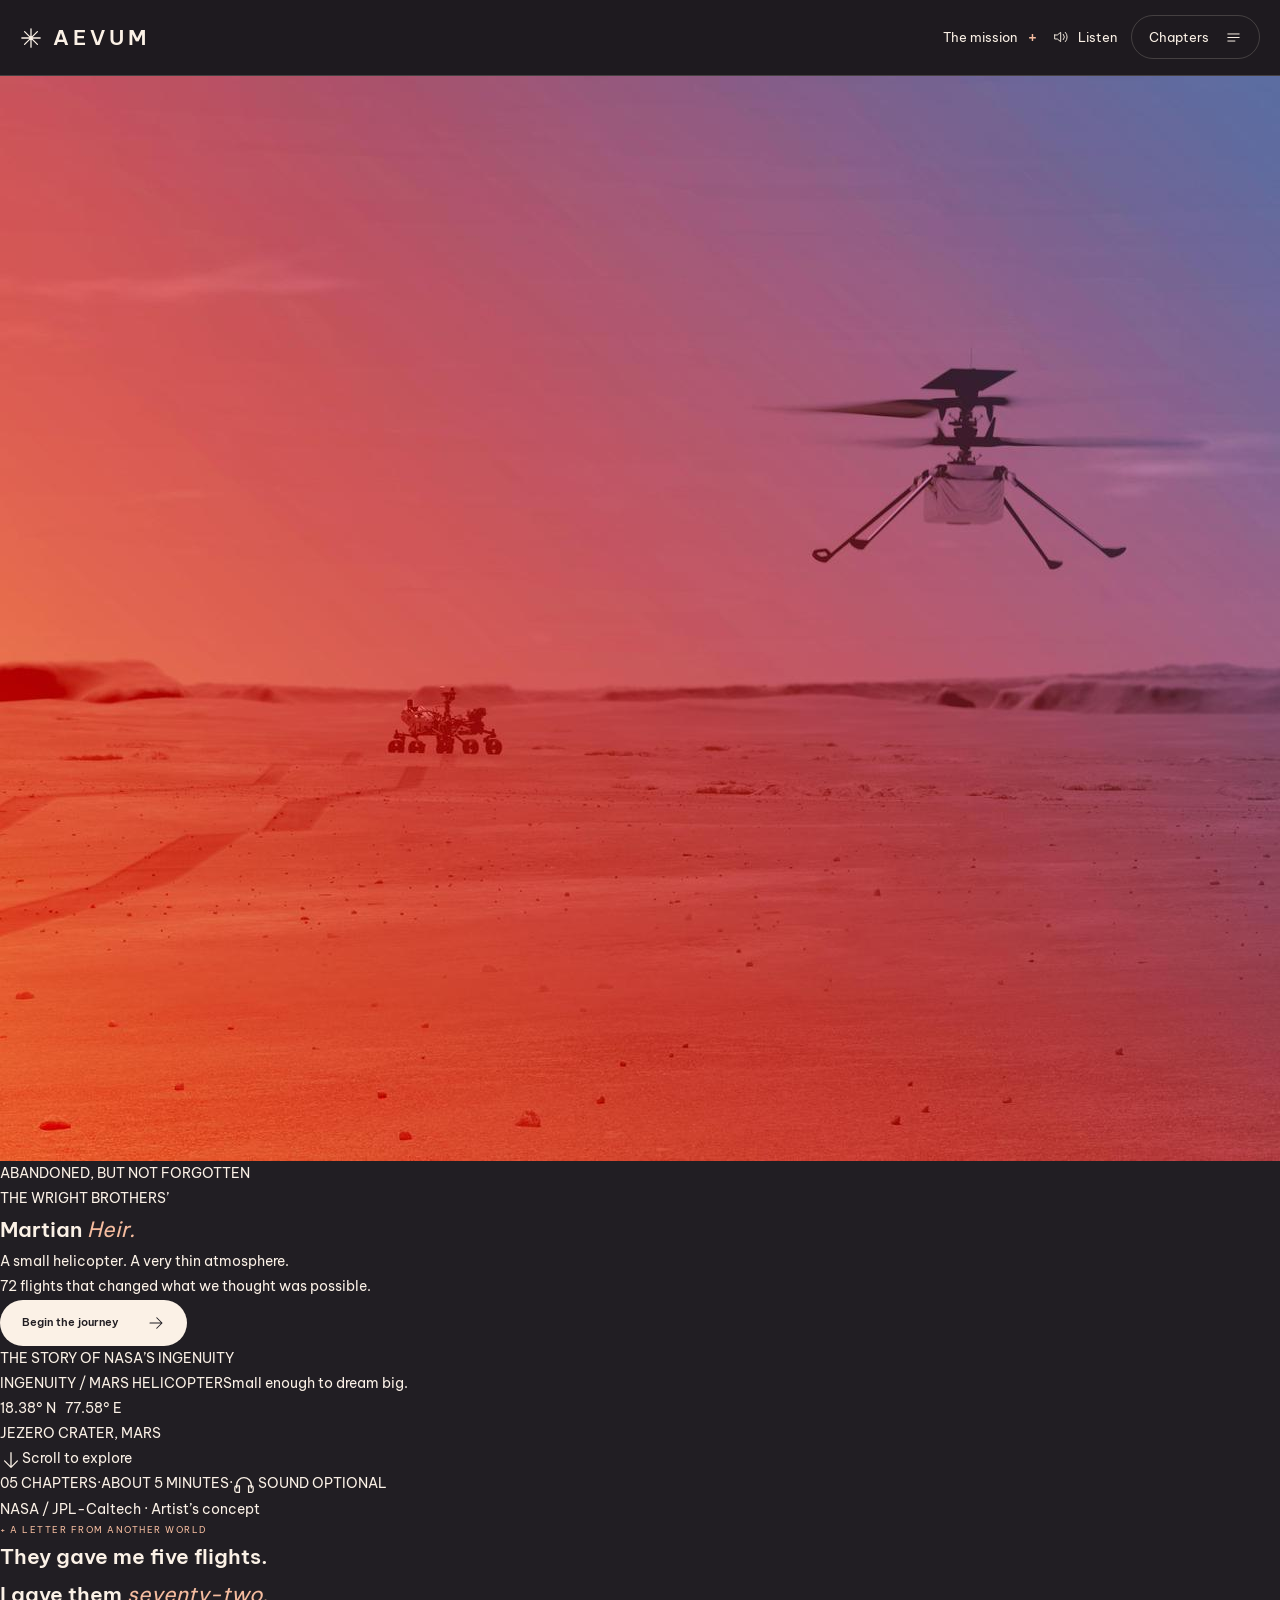
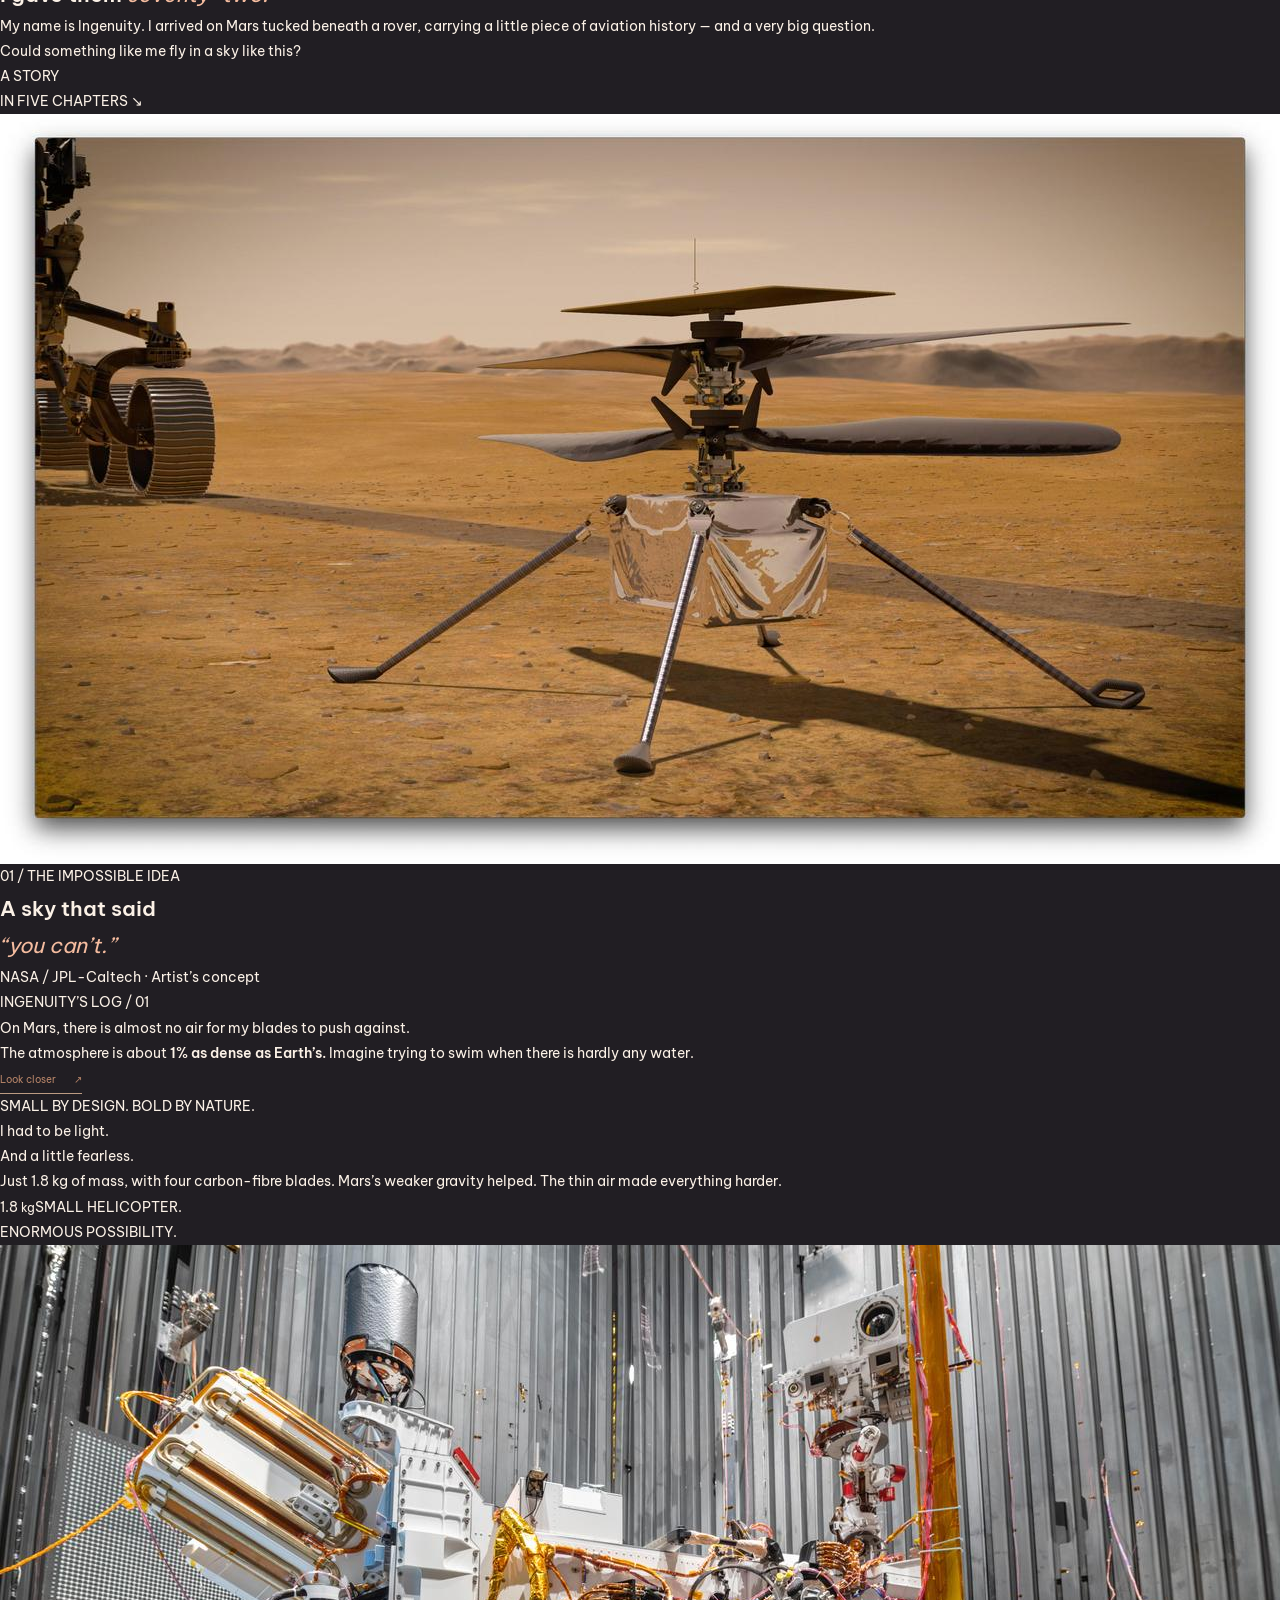
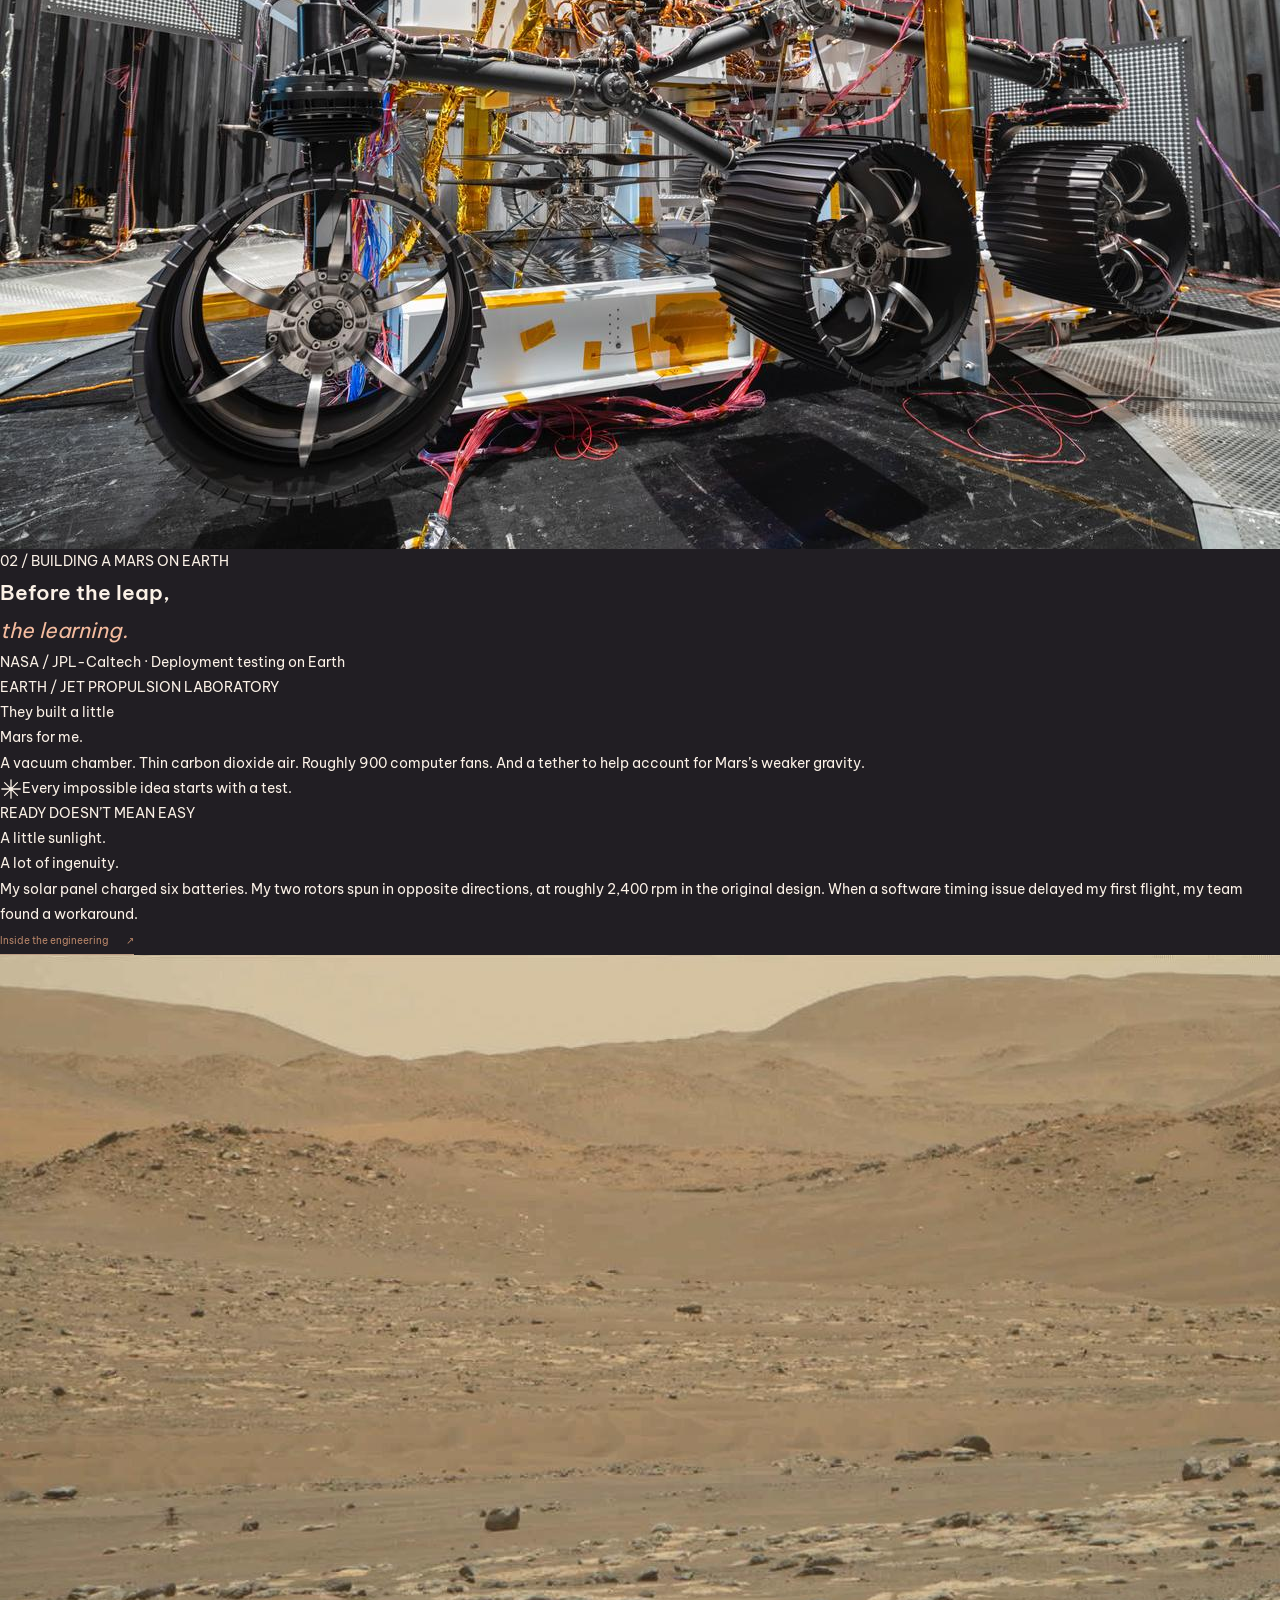
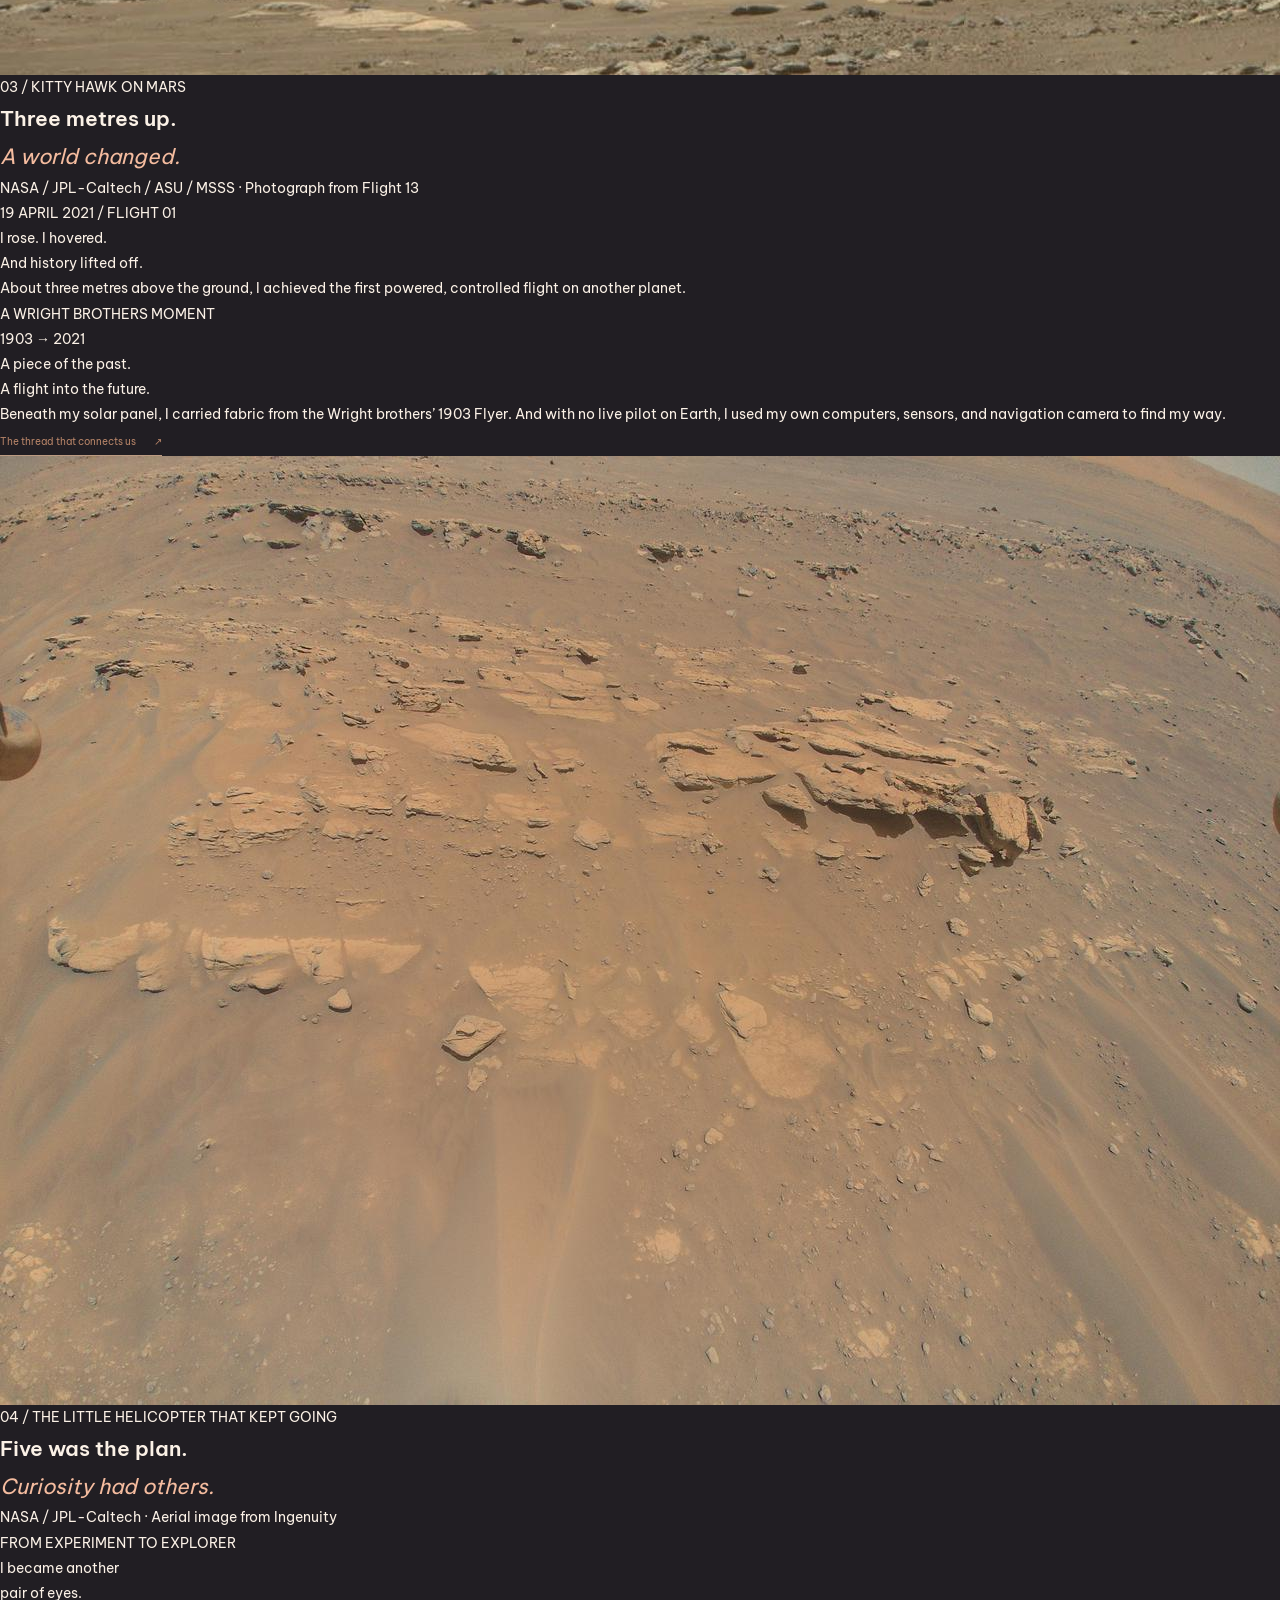
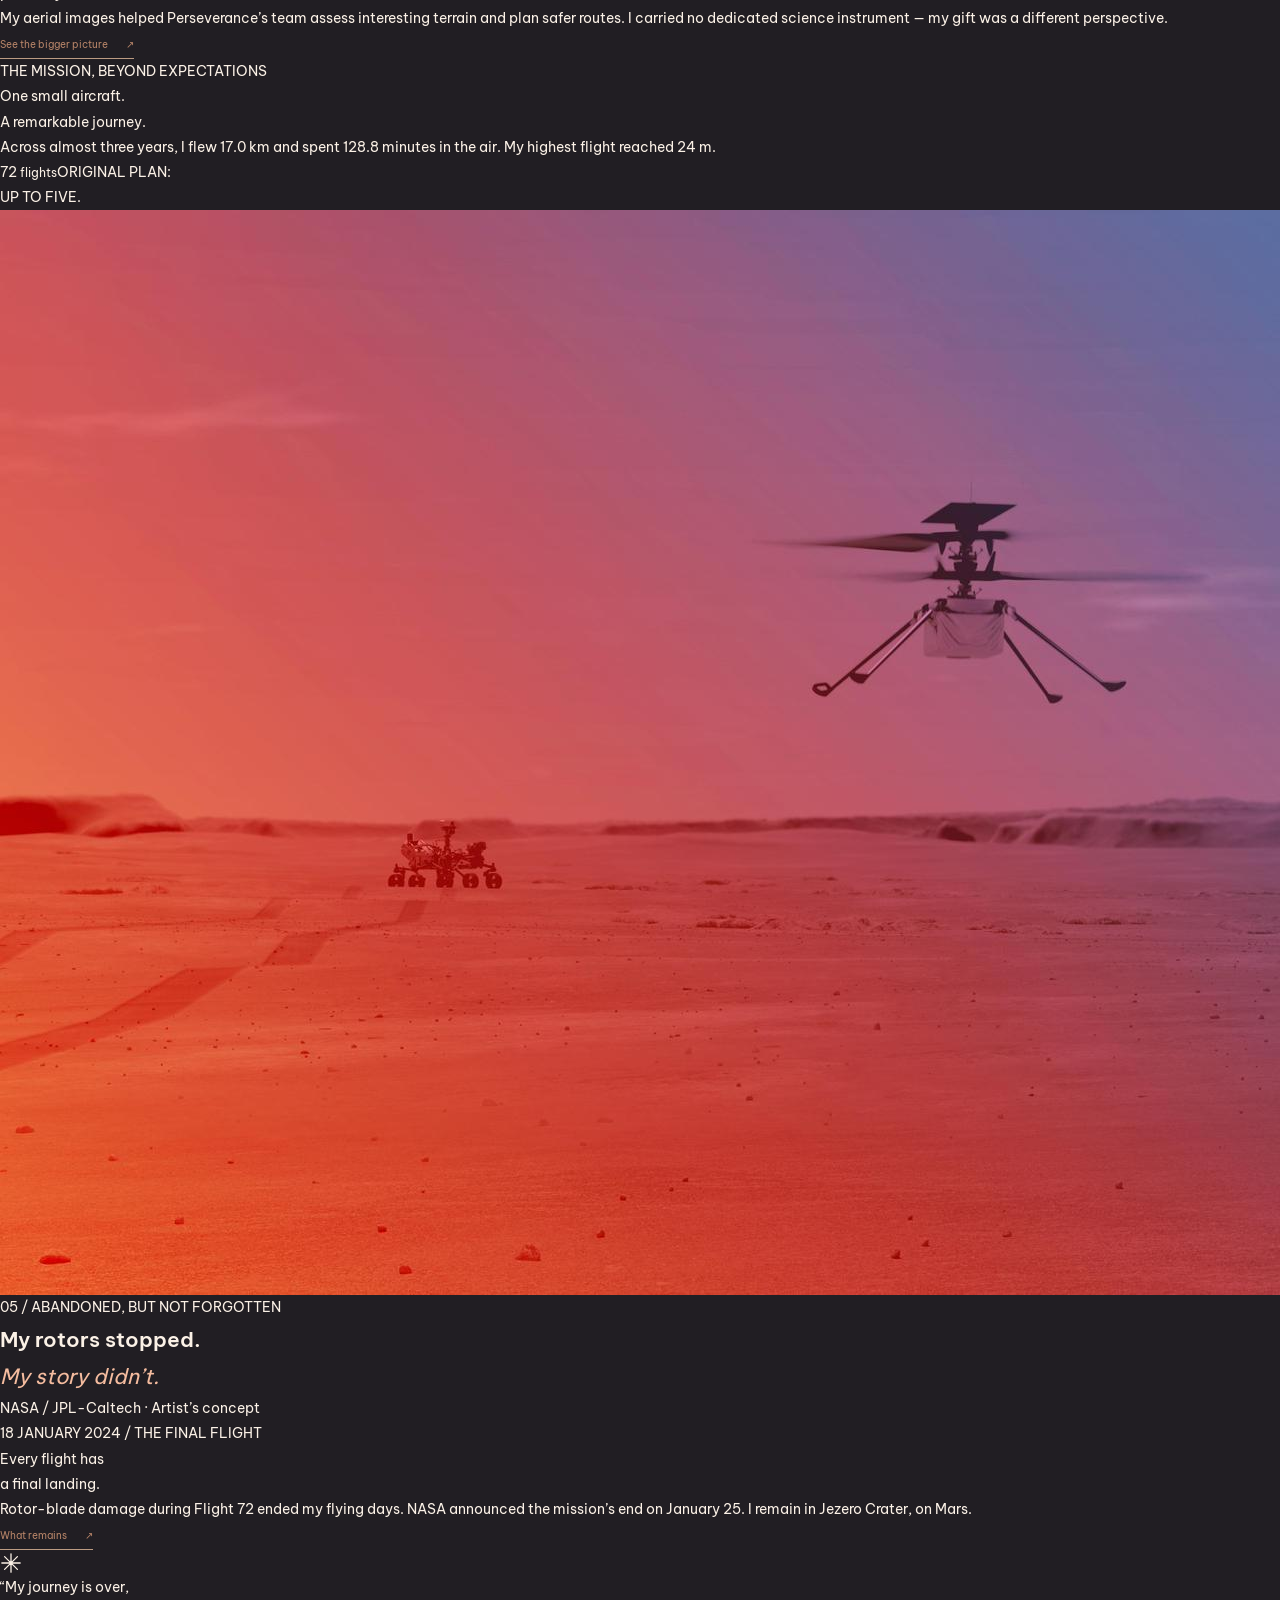
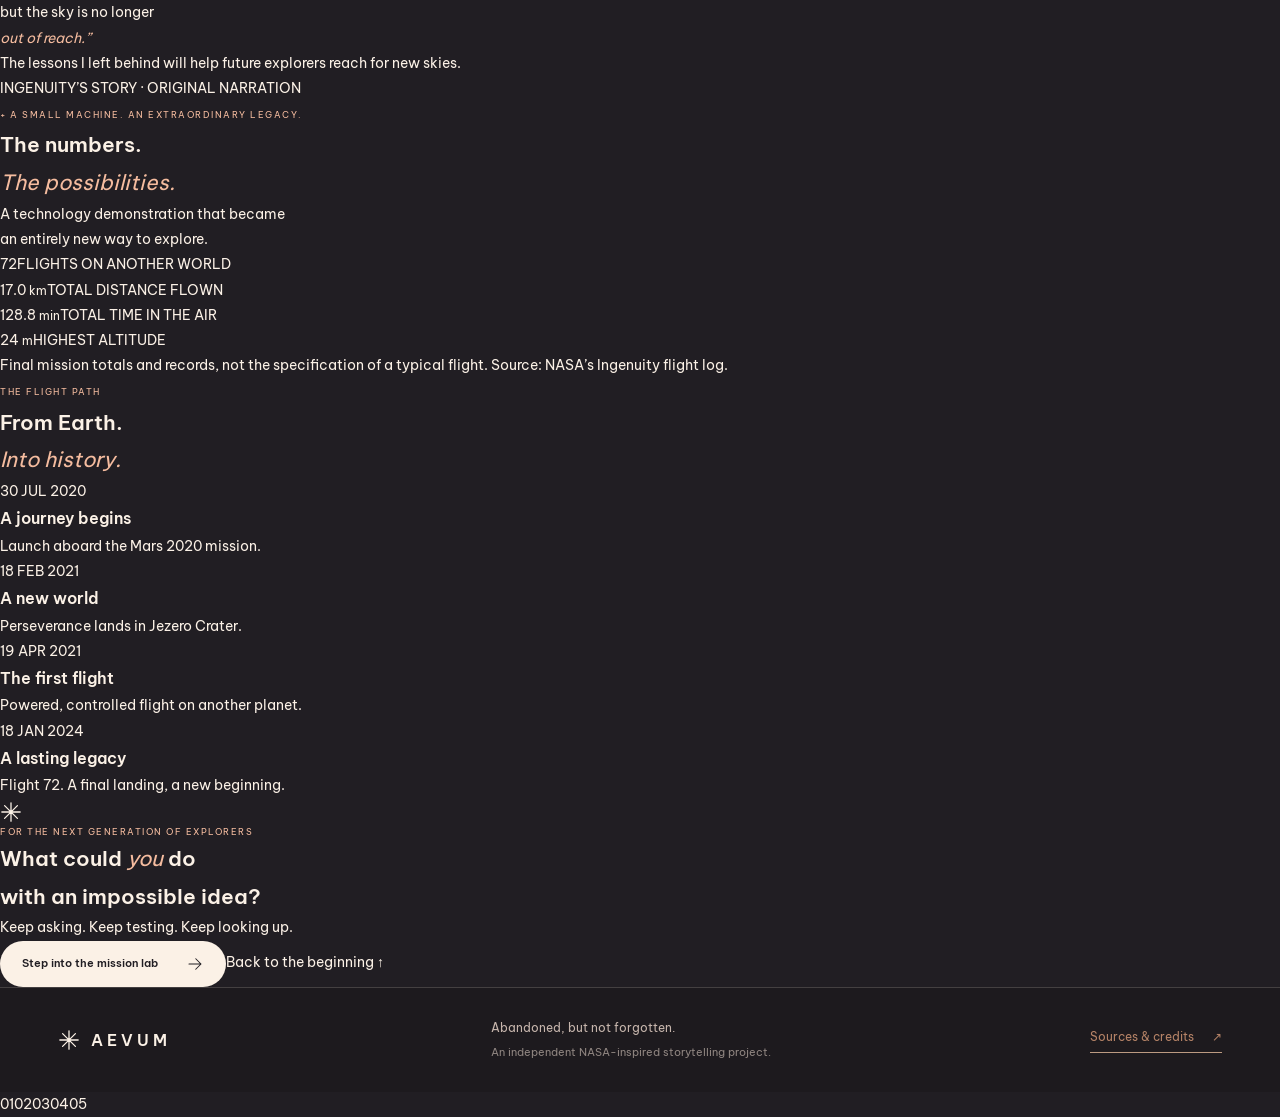
<file: text.html>
<!DOCTYPE html>
<html lang="en">
<head>
  <meta charset="UTF-8">
  <meta name="viewport" content="width=device-width, initial-scale=1">
  <meta name="theme-color" content="#19191d">
  <meta name="description" content="A small helicopter. An impossible sky. Discover Ingenuity’s extraordinary journey on Mars in an interactive story by Team AEVUM.">
  <title>The Wright Brothers’ Martian Heir — Team AEVUM</title>
  <link rel="icon" href="assets/favicon.svg" type="image/svg+xml">
  <link rel="preload" href="assets/instrument-serif-normal-400.ttf" as="font" type="font/ttf" crossorigin>
  <link rel="preload" href="assets/mars-flight.jpg" as="image">
  <link rel="stylesheet" href="styles.css">
  <script src="script.js" defer></script>
</head>
<body>
  <svg class="icon-library" xmlns="http://www.w3.org/2000/svg" aria-hidden="true">
    <symbol id="arrow" viewBox="0 0 24 24"><path d="M4 12h15M13 5l7 7-7 7"/></symbol>
    <symbol id="down" viewBox="0 0 24 24"><path d="M12 4v16M5 13l7 7 7-7"/></symbol>
    <symbol id="sound" viewBox="0 0 24 24"><path d="M4 9v6h4l5 4V5L8 9H4ZM17 8a6 6 0 0 1 0 8M20 5a10 10 0 0 1 0 14"/></symbol>
    <symbol id="close" viewBox="0 0 24 24"><path d="m6 6 12 12M6 18 18 6"/></symbol>
    <symbol id="spark" viewBox="0 0 24 24"><path d="M12 2v20M2 12h20M5 5l14 14M5 19 19 5"/></symbol>
    <symbol id="menu" viewBox="0 0 24 24"><path d="M4 7h16M4 12h16M4 17h10"/></symbol>
    <symbol id="globe" viewBox="0 0 24 24"><circle cx="12" cy="12" r="9"/><ellipse cx="12" cy="12" rx="4" ry="9"/><path d="M3 12h18"/></symbol>
    <symbol id="headphones" viewBox="0 0 24 24"><path d="M4 15v-3a8 8 0 0 1 16 0v3M4 13h3v7H4a2 2 0 0 1-2-2v-3a2 2 0 0 1 2-2ZM20 13h-3v7h3a2 2 0 0 0 2-2v-3a2 2 0 0 0-2-2Z"/></symbol>
  </svg>

  <a class="skip-link" href="#chapter-1">Skip to the story</a>
  <header class="site-header">
    <a href="#home" class="wordmark" aria-label="AEVUM, back to the beginning"><svg class="icon brand-star"><use href="#spark"/></svg> AEVUM<span class="wordmark-divider"></span><span class="brand-caption">STORIES BEYOND EARTH</span></a>
    <nav class="header-nav" aria-label="Main navigation">
      <button class="nav-button" data-dialog="sources">The mission <span class="small-plus">+</span></button>
      <button class="nav-button listen-button" id="listen" aria-pressed="false"><svg class="icon"><use href="#sound"/></svg><span>Listen</span></button>
      <button class="chapter-toggle" data-dialog="chapters" aria-label="Open chapter navigation"><span>Chapters</span><svg class="icon"><use href="#menu"/></svg></button>
    </nav>
  </header>

  <main>
    <section class="hero" id="home" aria-labelledby="main-title">
      <img class="hero-image" src="assets/mars-flight.jpg" alt="Artist’s illustration of Ingenuity hovering above the red Martian surface, with Perseverance in the distance." fetchpriority="high">
      <div class="hero-shade"></div>
      <div class="hero-orbit" aria-hidden="true"></div>
      <div class="hero-copy">
        <p class="eyebrow hero-eyebrow"><span class="live-dot"></span> ABANDONED, BUT NOT FORGOTTEN</p>
        <p class="title-prelude">THE WRIGHT BROTHERS’</p>
        <h1 id="main-title">Martian <em>Heir.</em></h1>
        <p class="hero-description">A small helicopter. A very thin atmosphere.<br>72 flights that changed what we thought was possible.</p>
        <a class="button button-light" href="#chapter-1"><span>Begin the journey</span><span class="button-icon"><svg class="icon"><use href="#arrow"/></svg></span></a>
        <div class="hero-reading-note"><span class="tiny-line"></span> THE STORY OF NASA’S INGENUITY</div>
      </div>
      <div class="aircraft-tag" aria-hidden="true"><span class="target-mark"></span><div><span class="mono">INGENUITY / MARS HELICOPTER</span><span class="tag-subtitle">Small enough to dream big.</span></div></div>
      <div class="hero-coordinate mono" aria-hidden="true">18.38° N &nbsp; 77.58° E<br><span>JEZERO CRATER, MARS</span></div>
      <div class="hero-bottom">
        <a href="#chapter-1" class="scroll-cue"><span class="scroll-circle"><svg class="icon"><use href="#down"/></svg></span><span>Scroll to explore</span></a>
        <div class="hero-metadata"><span>05 CHAPTERS</span><span class="meta-dot">·</span><span>ABOUT 5 MINUTES</span><span class="meta-dot">·</span><span class="audio-note"><svg class="icon"><use href="#headphones"/></svg> SOUND OPTIONAL</span></div>
        <span class="hero-credit">NASA / JPL-Caltech · Artist’s concept</span>
      </div>
    </section>

    <section class="prologue section-wrap" aria-labelledby="prologue-title">
      <div class="section-kicker"><span class="little-cross">+</span> A LETTER FROM ANOTHER WORLD</div>
      <div class="prologue-content">
        <h2 id="prologue-title">They gave me five flights.<br>I gave them <em>seventy-two.</em></h2>
        <p>My name is Ingenuity. I arrived on Mars tucked beneath a rover, carrying a little piece of aviation history — and a very big question.</p>
        <p class="prologue-question">Could something like me fly in a sky like this?</p>
      </div>
      <span class="prologue-index mono" aria-hidden="true">A STORY<br>IN FIVE CHAPTERS ↘</span>
    </section>

    <div class="story" id="story">
      <section class="chapter" id="chapter-1" data-chapter="1" aria-labelledby="chapter-title-1">
        <div class="chapter-stage">
          <img src="assets/mars-surface.jpg" alt="Artist’s concept of Ingenuity standing on Mars, its two rotors extended." loading="lazy">
          <div class="stage-shade"></div>
          <div class="chapter-heading"><span class="chapter-number mono">01 / THE IMPOSSIBLE IDEA</span><h2 id="chapter-title-1">A sky that said<br><em>“you can’t.”</em></h2></div>
          <div class="image-credit">NASA / JPL-Caltech · Artist’s concept</div>
        </div>
        <div class="chapter-narrative">
          <div class="story-step" data-speech="I am Ingenuity, a little helicopter with an extraordinary destination. But on Mars, the atmosphere is only about one percent as dense as Earth’s. Imagine trying to swim when there is hardly any water. That is what my rotors were up against.">
            <div class="story-note"><span class="note-label">INGENUITY’S LOG / 01</span><p>On Mars, there is almost no air for my blades to push against.</p><p class="note-secondary">The atmosphere is about <strong>1% as dense as Earth’s.</strong> Imagine trying to swim when there is hardly any water.</p><button class="text-button" data-fact="air">Look closer <span>↗</span></button></div>
          </div>
          <div class="story-step" data-speech="My engineers made me astonishingly light: just one point eight kilograms of mass. Mars has weaker gravity, but getting off the ground still seemed almost impossible. Almost.">
            <div class="story-note"><span class="note-label">SMALL BY DESIGN. BOLD BY NATURE.</span><p>I had to be light.<br>And a little fearless.</p><p class="note-secondary">Just 1.8 kg of mass, with four carbon-fibre blades. Mars’s weaker gravity helped. The thin air made everything harder.</p><div class="note-stat"><span>1.8 <small>kg</small></span><span>SMALL HELICOPTER.<br>ENORMOUS POSSIBILITY.</span></div></div>
          </div>
        </div>
      </section>

      <section class="chapter" id="chapter-2" data-chapter="2" aria-labelledby="chapter-title-2">
        <div class="chapter-stage">
          <img class="testing-image" src="assets/testing.jpg" alt="Engineers testing Ingenuity’s deployment from beneath the Perseverance rover on Earth." loading="lazy">
          <div class="stage-shade"></div>
          <div class="chapter-heading"><span class="chapter-number mono">02 / BUILDING A MARS ON EARTH</span><h2 id="chapter-title-2">Before the leap,<br><em>the learning.</em></h2></div>
          <div class="image-credit">NASA / JPL-Caltech · Deployment testing on Earth</div>
        </div>
        <div class="chapter-narrative">
          <div class="story-step" data-speech="Before I met Mars, my engineers built a little Mars on Earth. A vacuum chamber at JPL recreated the thin carbon dioxide atmosphere. Roughly nine hundred little computer fans created airflow. A tether helped account for the difference in gravity.">
            <div class="story-note"><span class="note-label">EARTH / JET PROPULSION LABORATORY</span><p>They built a little<br>Mars for me.</p><p class="note-secondary">A vacuum chamber. Thin carbon dioxide air. Roughly 900 computer fans. And a tether to help account for Mars’s weaker gravity.</p><div class="technical-rule"><svg class="icon"><use href="#spark"/></svg><span>Every impossible idea starts with a test.</span></div></div>
          </div>
          <div class="story-step" data-speech="My two rotors turned in opposite directions, at roughly twenty four hundred revolutions per minute in my original design. Sunlight charged my six batteries. Even after arriving on Mars, a software timing issue delayed my debut. My team sent a workaround. Then, I was ready.">
            <div class="story-note"><span class="note-label">READY DOESN’T MEAN EASY</span><p>A little sunlight.<br>A lot of ingenuity.</p><p class="note-secondary">My solar panel charged six batteries. My two rotors spun in opposite directions, at roughly 2,400 rpm in the original design. When a software timing issue delayed my first flight, my team found a workaround.</p><button class="text-button" data-fact="engineering">Inside the engineering <span>↗</span></button></div>
          </div>
        </div>
      </section>

      <section class="chapter" id="chapter-3" data-chapter="3" aria-labelledby="chapter-title-3">
        <div class="chapter-stage">
          <img src="assets/flight-thirteen.jpg" alt="Ingenuity captured in flight above the surface of Mars by Perseverance during Flight 13." loading="lazy">
          <div class="stage-shade"></div>
          <div class="chapter-heading"><span class="chapter-number mono">03 / KITTY HAWK ON MARS</span><h2 id="chapter-title-3">Three metres up.<br><em>A world changed.</em></h2></div>
          <div class="image-credit">NASA / JPL-Caltech / ASU / MSSS · Photograph from Flight 13</div>
        </div>
        <div class="chapter-narrative">
          <div class="story-step" data-speech="April nineteenth, twenty twenty one. I rose about three metres into the Martian air. I hovered, turned, and landed. The first powered, controlled flight on another planet. A tiny hop for me. A whole new sky for everyone.">
            <div class="story-note"><span class="note-label">19 APRIL 2021 / FLIGHT 01</span><p>I rose. I hovered.<br>And history lifted off.</p><p class="note-secondary">About three metres above the ground, I achieved the first powered, controlled flight on another planet.</p><div class="first-flight"><span class="live-dot"></span> A WRIGHT BROTHERS MOMENT</div></div>
          </div>
          <div class="story-step" data-speech="I was not flying alone. Beneath my solar panel was a tiny piece of fabric from the Wright brothers’ nineteen oh three Flyer. More than a century after Kitty Hawk, that fabric was flying again. This time, on Mars. With radio signals taking minutes to reach me, I had to make my own flight decisions.">
            <div class="story-note"><span class="note-label">1903 → 2021</span><p>A piece of the past.<br>A flight into the future.</p><p class="note-secondary">Beneath my solar panel, I carried fabric from the Wright brothers’ 1903 Flyer. And with no live pilot on Earth, I used my own computers, sensors, and navigation camera to find my way.</p><button class="text-button" data-fact="wright">The thread that connects us <span>↗</span></button></div>
          </div>
        </div>
      </section>

      <section class="chapter" id="chapter-4" data-chapter="4" aria-labelledby="chapter-title-4">
        <div class="chapter-stage">
          <img src="assets/scouting.jpg" alt="Rocky Martian terrain photographed by Ingenuity from above." loading="lazy">
          <div class="stage-shade"></div>
          <div class="chapter-heading"><span class="chapter-number mono">04 / THE LITTLE HELICOPTER THAT KEPT GOING</span><h2 id="chapter-title-4">Five was the plan.<br><em>Curiosity had others.</em></h2></div>
          <div class="image-credit">NASA / JPL-Caltech · Aerial image from Ingenuity</div>
        </div>
        <div class="chapter-narrative">
          <div class="story-step" data-speech="They designed me for up to five flights over thirty Martian days. But I kept going. From a technology demonstration, I became a scout. My pictures helped the Perseverance team study the terrain and plan safer routes.">
            <div class="story-note"><span class="note-label">FROM EXPERIMENT TO EXPLORER</span><p>I became another<br>pair of eyes.</p><p class="note-secondary">My aerial images helped Perseverance’s team assess interesting terrain and plan safer routes. I carried no dedicated science instrument — my gift was a different perspective.</p><button class="text-button" data-fact="scout">See the bigger picture <span>↗</span></button></div>
          </div>
          <div class="story-step" data-speech="Almost three years. Seventy two flights. Seventeen kilometres travelled. I spent about one hundred twenty eight point eight minutes in the air. My highest altitude was twenty four metres. The little experiment had become something much bigger.">
            <div class="story-note"><span class="note-label">THE MISSION, BEYOND EXPECTATIONS</span><p>One small aircraft.<br>A remarkable journey.</p><p class="note-secondary">Across almost three years, I flew 17.0 km and spent 128.8 minutes in the air. My highest flight reached 24 m.</p><div class="note-stat"><span>72 <small>flights</small></span><span>ORIGINAL PLAN:<br>UP TO FIVE.</span></div></div>
          </div>
        </div>
      </section>

      <section class="chapter" id="chapter-5" data-chapter="5" aria-labelledby="chapter-title-5">
        <div class="chapter-stage">
          <img src="assets/mars-flight.jpg" alt="An illustration recalling Ingenuity’s flights above Mars." loading="lazy">
          <div class="stage-shade final-shade"></div>
          <div class="chapter-heading"><span class="chapter-number mono">05 / ABANDONED, BUT NOT FORGOTTEN</span><h2 id="chapter-title-5">My rotors stopped.<br><em>My story didn’t.</em></h2></div>
          <div class="image-credit">NASA / JPL-Caltech · Artist’s concept</div>
        </div>
        <div class="chapter-narrative">
          <div class="story-step" data-speech="January eighteenth, twenty twenty four. My seventy second flight would be my last. Rotor blade damage during landing meant I could no longer fly. A week later, NASA announced the end of my mission. I am still here, in Jezero Crater.">
            <div class="story-note"><span class="note-label">18 JANUARY 2024 / THE FINAL FLIGHT</span><p>Every flight has<br>a final landing.</p><p class="note-secondary">Rotor-blade damage during Flight 72 ended my flying days. NASA announced the mission’s end on January 25. I remain in Jezero Crater, on Mars.</p><button class="text-button" data-fact="legacy">What remains <span>↗</span></button></div>
          </div>
          <div class="story-step" data-speech="I was designed to fly five times. I flew seventy two. My journey is over, but the sky is no longer out of reach. What we learned together can help the next generation of explorers go farther.">
            <div class="story-note quote-note"><svg class="icon"><use href="#spark"/></svg><blockquote>“My journey is over,<br>but the sky is no longer<br><em>out of reach.”</em></blockquote><p class="note-secondary">The lessons I left behind will help future explorers reach for new skies.</p><span class="quote-attribution">INGENUITY’S STORY · ORIGINAL NARRATION</span></div>
          </div>
        </div>
      </section>
    </div>

    <section class="mission-record section-wrap" id="record" aria-labelledby="record-title">
      <div class="record-heading"><span class="section-kicker"><span class="little-cross">+</span> A SMALL MACHINE. AN EXTRAORDINARY LEGACY.</span><h2 id="record-title">The numbers.<br><em>The possibilities.</em></h2><p>A technology demonstration that became<br>an entirely new way to explore.</p></div>
      <div class="record-grid"><div><span class="record-value">72</span><span class="record-label">FLIGHTS ON ANOTHER WORLD</span></div><div><span class="record-value">17.0 <small>km</small></span><span class="record-label">TOTAL DISTANCE FLOWN</span></div><div><span class="record-value">128.8 <small>min</small></span><span class="record-label">TOTAL TIME IN THE AIR</span></div><div><span class="record-value">24 <small>m</small></span><span class="record-label">HIGHEST ALTITUDE</span></div></div>
      <p class="record-footnote">Final mission totals and records, not the specification of a typical flight. Source: NASA’s Ingenuity flight log.</p>
    </section>

    <section class="timeline-section section-wrap" aria-labelledby="timeline-title">
      <div class="timeline-intro"><span class="section-kicker">THE FLIGHT PATH</span><h2 id="timeline-title">From Earth.<br><em>Into history.</em></h2></div>
      <div class="timeline"><article><span class="timeline-dot"></span><time datetime="2020-07-30">30 JUL 2020</time><h3>A journey begins</h3><p>Launch aboard the Mars 2020 mission.</p></article><article><span class="timeline-dot"></span><time datetime="2021-02-18">18 FEB 2021</time><h3>A new world</h3><p>Perseverance lands in Jezero Crater.</p></article><article><span class="timeline-dot active-dot"></span><time datetime="2021-04-19">19 APR 2021</time><h3>The first flight</h3><p>Powered, controlled flight on another planet.</p></article><article><span class="timeline-dot"></span><time datetime="2024-01-18">18 JAN 2024</time><h3>A lasting legacy</h3><p>Flight 72. A final landing, a new beginning.</p></article></div>
    </section>

    <section class="epilogue section-wrap" aria-labelledby="epilogue-title">
      <div class="epilogue-orbit" aria-hidden="true"></div><svg class="icon epilogue-star"><use href="#spark"/></svg>
      <p class="section-kicker">FOR THE NEXT GENERATION OF EXPLORERS</p><h2 id="epilogue-title">What could <em>you</em> do<br>with an impossible idea?</h2><p>Keep asking. Keep testing. Keep looking up.</p><button class="button button-light" data-dialog="lab"><span>Step into the mission lab</span><span class="button-icon"><svg class="icon"><use href="#arrow"/></svg></span></button><a class="replay-link" href="#home">Back to the beginning ↑</a>
    </section>
  </main>

  <footer class="site-footer"><a class="wordmark" href="#home"><svg class="icon brand-star"><use href="#spark"/></svg> AEVUM</a><p>Abandoned, but not forgotten.<br><span>An independent NASA-inspired storytelling project.</span></p><button class="text-button" data-dialog="sources">Sources & credits <span>↗</span></button></footer>

  <aside class="story-progress" aria-label="Story progress"><a href="#chapter-1" aria-label="Chapter 1: The impossible idea" data-progress="1"><span>01</span></a><a href="#chapter-2" aria-label="Chapter 2: Building a Mars on Earth" data-progress="2"><span>02</span></a><a href="#chapter-3" aria-label="Chapter 3: Kitty Hawk on Mars" data-progress="3"><span>03</span></a><a href="#chapter-4" aria-label="Chapter 4: The little helicopter that kept going" data-progress="4"><span>04</span></a><a href="#chapter-5" aria-label="Chapter 5: Abandoned, but not forgotten" data-progress="5"><span>05</span></a></aside>
  <div class="reading-progress" aria-hidden="true"><span id="reading-progress-fill"></span></div>
  <div class="toast" id="toast" role="status" aria-live="polite"></div>

  <dialog id="chapters-dialog" class="chapters-dialog" aria-labelledby="chapters-title"><div class="dialog-topline"><span class="section-kicker">YOUR JOURNEY</span><button class="close-button" data-close aria-label="Close chapters"><svg class="icon"><use href="#close"/></svg></button></div><h2 id="chapters-title">Every great leap<br>begins <em>somewhere.</em></h2><nav aria-label="Chapters"><a href="#chapter-1"><span>01</span><div>The impossible idea<small>A sky that said “you can’t.”</small></div><svg class="icon"><use href="#arrow"/></svg></a><a href="#chapter-2"><span>02</span><div>Building a Mars on Earth<small>Before the leap, the learning.</small></div><svg class="icon"><use href="#arrow"/></svg></a><a href="#chapter-3"><span>03</span><div>Kitty Hawk on Mars<small>Three metres up. A world changed.</small></div><svg class="icon"><use href="#arrow"/></svg></a><a href="#chapter-4"><span>04</span><div>The little helicopter that kept going<small>Five was the plan. Curiosity had others.</small></div><svg class="icon"><use href="#arrow"/></svg></a><a href="#chapter-5"><span>05</span><div>Abandoned, but not forgotten<small>My rotors stopped. My story didn’t.</small></div><svg class="icon"><use href="#arrow"/></svg></a></nav><span class="dialog-endnote">FIVE CHAPTERS. ONE EXTRAORDINARY LITTLE HELICOPTER.</span></dialog>

  <dialog id="fact-dialog" class="content-dialog" aria-labelledby="fact-title"><div class="dialog-topline"><span class="section-kicker">A CLOSER LOOK / MISSION NOTES</span><button class="close-button" data-close aria-label="Close mission note"><svg class="icon"><use href="#close"/></svg></button></div><h2 id="fact-title"></h2><div id="fact-body"></div><button class="button button-outline" data-close>Continue the story <svg class="icon"><use href="#arrow"/></svg></button></dialog>

  <dialog id="sources-dialog" class="content-dialog sources-dialog" aria-labelledby="sources-title"><div class="dialog-topline"><span class="section-kicker">THE SCIENCE BEHIND THE STORY</span><button class="close-button" data-close aria-label="Close sources"><svg class="icon"><use href="#close"/></svg></button></div><h2 id="sources-title">Real exploration.<br><em>A story worth telling.</em></h2><p>This is Team AEVUM’s illustrated story of NASA’s Ingenuity Mars Helicopter, inspired by the challenge theme “Abandoned, but Not Forgotten.” It adapts the supplied project document into a first-person narrative.</p><p>The voice of Ingenuity is original storytelling, not a NASA quotation. Artist’s concepts and real mission photographs are identified in their captions. This independent project is not affiliated with or endorsed by NASA.</p><h3>Explore the original sources</h3><div class="source-links"><a href="https://science.nasa.gov/mission/mars-2020-perseverance/ingenuity-mars-helicopter/" target="_blank" rel="noopener noreferrer">NASA — Ingenuity mission overview <span>↗</span></a><a href="https://science.nasa.gov/wp-content/uploads/2024/06/ingenuity-helicopter-flight-log.pdf" target="_blank" rel="noopener noreferrer">NASA — Ingenuity flight log <span>↗</span></a><a href="https://www.jpl.nasa.gov/news/nasas-ingenuity-mars-helicopter-succeeds-in-historic-first-flight/" target="_blank" rel="noopener noreferrer">JPL — The historic first flight <span>↗</span></a><a href="https://www.jpl.nasa.gov/news/after-three-years-on-mars-nasas-ingenuity-helicopter-mission-ends/" target="_blank" rel="noopener noreferrer">JPL — The mission’s final chapter <span>↗</span></a><a href="https://www.jpl.nasa.gov/images/pia24466-ingenuity-helicopter-on-mars-illustration/" target="_blank" rel="noopener noreferrer">NASA / JPL-Caltech — Cover artwork <span>↗</span></a></div><a class="button button-outline" href="martian-heir-source.zip" download>Download HTML, CSS &amp; JavaScript <svg class="icon"><use href="#arrow"/></svg></a><h3>Built on a shared idea</h3><p class="credit-text">Story & project: Team AEVUM. Visual references: <a href="https://a-solar-tale.netlify.app/" target="_blank" rel="noopener noreferrer">A Solar Tale</a>. Story material: <a href="https://docs.google.com/document/d/1y-24_gzLaOtt92EUvTHfOLDWPA-D1L79viaGSHX0GF4/edit" target="_blank" rel="noopener noreferrer">the project document</a>. Imagery: NASA / JPL-Caltech; Flight 13 image: NASA / JPL-Caltech / ASU / MSSS. Fonts: DM Sans & Instrument Serif (SIL Open Font License).</p><p class="credit-text">Listen uses your browser’s available text-to-speech voice. It is optional and may be unavailable on some devices.</p></dialog>

  <dialog id="lab-dialog" class="content-dialog lab-dialog" aria-labelledby="lab-title"><div class="dialog-topline"><span class="section-kicker">MISSION LAB / TRY IT YOURSELF</span><button class="close-button" data-close aria-label="Close mission lab"><svg class="icon"><use href="#close"/></svg></button></div><h2 id="lab-title">A little <em>curiosity.</em><br>A new perspective.</h2><div class="lab-tabs" role="tablist" aria-label="Mission activities"><button id="weight-tab" role="tab" aria-selected="true" aria-controls="weight-panel" tabindex="0">01 / Mass & weight</button><button id="engineer-tab" role="tab" aria-selected="false" aria-controls="engineer-panel" tabindex="-1">02 / Think like an engineer</button></div><section id="weight-panel" role="tabpanel" aria-labelledby="weight-tab"><p>Your mass stays the same on Mars. Your weight changes with gravity. Move the slider to compare.</p><label class="slider-label" for="mass">Mass <output id="mass-value" for="mass">1.8 kg</output></label><input id="mass" type="range" min="0.5" max="10" step="0.1" value="1.8"><div class="gravity-results"><div><svg class="icon"><use href="#globe"/></svg><span>ON EARTH</span><strong id="earth-weight">17.7 <small>N</small></strong><p>Gravity: 9.81 m/s²</p></div><div class="mars-result"><span class="mars-planet" aria-hidden="true"></span><span>ON MARS</span><strong id="mars-weight">6.7 <small>N</small></strong><p>Gravity: 3.71 m/s²</p></div></div><p class="lab-explanation">Same mass. About 38% of the weight. Weight is a force, measured here in newtons (N). Ingenuity’s mass is about 1.8 kg wherever it goes.</p></section><section id="engineer-panel" role="tabpanel" aria-labelledby="engineer-tab" hidden><form id="engineer-form"><fieldset><legend>There is very little air on Mars. Which design choice would help a helicopter generate lift?</legend><label class="quiz-option"><input type="radio" name="design" value="heavy" required><span>A heavier body</span></label><label class="quiz-option"><input type="radio" name="design" value="rotors"><span>Large, very fast-spinning rotors</span></label><label class="quiz-option"><input type="radio" name="design" value="pilot"><span>A pilot steering live from Earth</span></label></fieldset><button class="button button-light" type="submit">Test your idea <svg class="icon"><use href="#arrow"/></svg></button><p id="quiz-feedback" class="quiz-feedback" role="status" aria-live="polite"></p></form><p class="lab-explanation">Classroom challenge: make a paper helicopter, then change one thing — blade length or mass. Drop it from the same safe height. What changes? Predict, test, observe, repeat.</p></section></dialog>
</body>
</html>
</file>
<file: styles.css>
@font-face{font-family:'Be Vietnam Pro';src:url('assets/be-vietnam-pro-normal-400.ttf') format('truetype');font-weight:400;font-display:swap}
@font-face{font-family:'Be Vietnam Pro';src:url('assets/be-vietnam-pro-normal-600.ttf') format('truetype');font-weight:600 800;font-display:swap}
@font-face{font-family:'Lora';src:url('assets/lora-normal-400.ttf') format('truetype');font-weight:400;font-display:swap}
@font-face{font-family:'Lora';src:url('assets/lora-italic-400.ttf') format('truetype');font-weight:400;font-style:italic;font-display:swap}
@font-face{font-family:'Instrument Serif';src:url('assets/instrument-serif-normal-400.ttf') format('truetype');font-weight:400;font-display:swap}
@font-face{font-family:'Instrument Serif';src:url('assets/instrument-serif-italic-400.ttf') format('truetype');font-weight:400;font-style:italic;font-display:swap}
:root{--ink:#211e23;--ink-deep:#19171b;--cream:#fbf1e6;--muted:#ccbdb3;--peach:#f5bc9f;--line:rgba(245,235,220,.18);--serif:'Lora',Georgia,serif;--sans:'Be Vietnam Pro',Arial,sans-serif;--paper:#f5eddf;--paper-ink:#47372e;--paper-muted:#856f5e;--paper-line:#dacbb8;--gutter:clamp(20px,4.5vw,72px);color-scheme:dark}
*{box-sizing:border-box}html{scroll-behavior:smooth;scroll-padding-top:104px}body{margin:0;color:var(--cream);font:14px/1.8 var(--sans);background:var(--ink);-webkit-font-smoothing:antialiased}body.book-edition{background:radial-gradient(ellipse at 50% 38%,#4b3635 0,#30262b 42%,#211e23 85%);background-attachment:fixed}button,input,select{font:inherit}button,a{-webkit-tap-highlight-color:transparent}button{color:inherit;cursor:pointer;border:0}button:disabled{cursor:default;opacity:.3}a{color:inherit;text-decoration:none}button:focus-visible,a:focus-visible,input:focus-visible,select:focus-visible{outline:2px solid var(--peach);outline-offset:5px}h1,h2,h3,p,figure,blockquote{margin:0}img{display:block;max-width:100%}em{font-weight:400;color:var(--peach)}::selection{background:#d89c77;color:#251d18}[hidden]{display:none!important}
.icon-library{position:absolute;width:0;height:0;overflow:hidden}.icon{width:22px;height:22px;fill:none;stroke:currentColor;stroke-width:1.4;stroke-linecap:round;stroke-linejoin:round;flex-shrink:0;display:inline-block;vertical-align:middle}.visually-hidden{position:absolute!important;width:1px;height:1px;margin:-1px;padding:0;overflow:hidden;clip-path:inset(50%);white-space:nowrap;border:0}.skip-link{position:fixed;top:8px;left:16px;z-index:200;background:var(--cream);color:var(--ink);padding:8px 20px;transform:translateY(-150%)}.skip-link:focus{transform:none}
.site-header{height:86px;padding:0 var(--gutter);display:flex;align-items:center;justify-content:space-between;width:100%;border-bottom:1px solid var(--line);gap:25px;background:rgba(26,22,27,.4)}.wordmark{display:inline-flex;align-items:center;gap:11px;font-size:21px;font-weight:600;letter-spacing:4px;white-space:nowrap;line-height:1}.team-logo{width:56px;height:32px;object-fit:contain;background:#fff9ee;border-radius:6px;padding:3px 4px;flex-shrink:0}.wordmark-divider{height:24px;width:1px;background:var(--line);margin:0 9px 0 15px}.brand-caption{font-size:7px;font-weight:400;letter-spacing:1.5px}.header-nav{display:flex;align-items:center;gap:25px}.nav-button{display:flex;align-items:center;gap:10px;background:none;padding:10px 0;font-size:10px;white-space:nowrap}.small-plus{font-size:18px;color:var(--peach)}.listen-button .icon{width:16px;height:16px}.listen-button[aria-pressed="true"]{color:var(--peach)}.voice-settings-button{display:flex;align-items:center;gap:5px;background:none;padding:10px 0;font-size:10px;color:#dcc4b7}.voice-settings-button span{font-size:20px;line-height:1}.chapter-toggle{display:flex;align-items:center;gap:16px;border:1px solid var(--line);background:none;border-radius:30px;padding:9px 15px;font-size:10px}.chapter-toggle .icon{width:17px;height:17px}.chapter-toggle:hover{background:#ffffff0b}.nav-button:hover,.voice-settings-button:hover{color:var(--peach)}
.book-reader{max-width:1320px;padding:28px var(--gutter) 35px;margin:0 auto;outline:0;touch-action:pan-y}.reader-intro{display:flex;justify-content:space-between;align-items:center;color:#cbb3a5;font-size:8px;letter-spacing:1.7px;margin-bottom:26px;gap:20px}.reader-edition{color:#988780;font-size:7px}.book-spread{position:relative;max-width:1140px;margin:auto;perspective:2200px;isolation:isolate}.book-sheet{display:grid;grid-template-columns:1fr 1fr;position:relative;min-height:680px;border-radius:5px 8px 8px 5px;background:var(--paper);color:var(--paper-ink);box-shadow:0 24px 55px #0005,0 3px 0 #c6b7a2,0 6px 0 #e9ddc9,0 9px 0 #8b6e5c,0 11px 2px #0004;overflow:hidden}.book-sheet:not(.book-cover):after{content:'';position:absolute;left:50%;width:28px;top:0;bottom:0;transform:translateX(-50%);background:linear-gradient(90deg,transparent,rgba(75,51,33,.06) 28%,rgba(61,39,22,.22) 49%,rgba(61,39,22,.13) 52%,rgba(255,255,255,.16) 78%,transparent);pointer-events:none;z-index:4}.book-page{min-width:0;position:relative}.book-prose{padding:30px clamp(30px,3.6vw,55px) 28px;display:flex;flex-direction:column;align-items:flex-start;background:radial-gradient(ellipse at 100% 30%,#fff9ee40,transparent 70%),repeating-linear-gradient(0deg,#765b3d03,#765b3d03 1px,transparent 1px,transparent 4px),var(--paper);color:var(--paper-ink);border-radius:0 6px 6px 0}.page-running-head{display:block;font-size:6px;line-height:1.8;letter-spacing:1px;color:#9c8875;width:100%;border-bottom:1px solid var(--paper-line);padding-bottom:12px;text-transform:uppercase}.page-running-head>span{padding-inline:5px}.page-scene-label{font-size:7px;line-height:1.9;letter-spacing:1px;font-weight:600;color:#aa7153;margin-top:31px;padding-right:8px}.book-prose h2{font-family:var(--serif);font-size:clamp(25px,2.6vw,37px);line-height:1.4;font-weight:400;letter-spacing:-.9px;margin:13px 0 22px;outline:none}.book-prose h2 em{color:#ac694a}.page-story-text{font-family:var(--serif);font-size:14px;line-height:1.95;letter-spacing:-.12px;width:100%}.page-story-text p+p{margin-top:14px}.page-story-text>p:first-child:first-letter{float:left;font-size:47px;line-height:.85;padding:9px 7px 1px 0;color:#a76648}.paper-wonder{display:flex;align-items:flex-start;gap:10px;color:#956d55;border-top:1px solid var(--paper-line);margin-top:22px;padding-top:15px;font-family:var(--serif);font-style:italic;font-size:11px;line-height:1.9}.paper-wonder .icon{width:15px;height:15px;margin-top:3px}.text-button{display:inline-flex;align-items:center;gap:18px;padding:0 0 4px;background:none;border-bottom:1px solid #bc9b82;color:#b58367;font-size:10px;line-height:1.8}.book-prose>.text-button{margin-top:21px;color:#945d40;border-color:#cbb298;font-size:9px}.text-button:hover{color:var(--peach)}.book-prose>.text-button:hover{color:#532f1b}.paper-footer{display:flex;align-items:center;justify-content:space-between;width:100%;gap:10px;font-size:6px;letter-spacing:1.4px;color:#a28a73;border-top:1px solid var(--paper-line);padding-top:15px;margin-top:auto;min-height:38px}.book-prose>.text-button+.paper-footer,.paper-wonder+.paper-footer,.page-story-text+.paper-footer{margin-top:28px}.paper-footer>span:last-child{font-family:var(--serif);font-size:12px;letter-spacing:0;color:#987f65}.bookmark-ribbon{position:absolute;right:30px;top:0;width:22px;height:47px;display:flex;align-items:flex-start;justify-content:center;padding-top:8px;font-family:var(--serif);font-size:11px;color:#fff0dc;background:#b26c4d;clip-path:polygon(0 0,100% 0,100% 100%,50% 84%,0 100%);z-index:3}
.book-illustration{margin:0;overflow:hidden;min-height:680px;background:#b39379}.book-illustration>img{position:absolute;inset:0;width:100%;height:100%;object-fit:cover;object-position:center}.illustration-wash{position:absolute;inset:0;background:linear-gradient(180deg,#24192026,transparent 35%,#241b1d99 100%),linear-gradient(90deg,transparent 90%,#36221b26)}.illustration-caption{position:absolute;left:36px;right:35px;bottom:110px;color:#fff0df}.illustration-caption>span{font-size:8px;letter-spacing:2px;color:#f4c6a9}.illustration-caption>p{font-family:var(--serif);font-size:clamp(28px,3vw,43px);line-height:1.45;letter-spacing:-.6px;margin-top:17px;text-wrap:balance}.book-illustration figcaption{position:absolute;bottom:32px;left:36px;right:55px;font-size:6px;line-height:1.9;letter-spacing:.2px;color:#e9d3c4}.image-folio{position:absolute;bottom:28px;right:28px;font-family:var(--serif);font-size:12px;color:#f4dfcc}
.book-cover{display:block;width:min(470px,100%);min-height:0;aspect-ratio:.72;max-width:100%;margin:auto;background:#442c32;color:var(--cream);box-shadow:0 30px 70px #0007,4px 1px 0 #beab92,7px 2px 0 #eee2cf,10px 3px 0 #bc9d81,12px 4px 0 #402c2d;border-radius:4px 9px 9px 4px;isolation:isolate}.cover-art{position:absolute;inset:0;width:100%;height:100%;object-fit:cover;object-position:59% center;z-index:-3;opacity:.78}.cover-shade{position:absolute;inset:0;z-index:-2;background:linear-gradient(180deg,#2f253be6,#59323c4d 53%,#2e1f28eb),linear-gradient(90deg,#38212c66,#50313a33)}.cover-frame{position:absolute;inset:20px 23px 20px 34px;border:1px solid #edbc9561;pointer-events:none}.cover-content{padding:42px 42px 31px 54px;position:relative;display:flex;flex-direction:column;align-items:center;text-align:center;min-height:100%;height:100%;aspect-ratio:.72}.cover-series{font-size:6px;letter-spacing:1.5px;color:#ecd2bd;line-height:1.9}.cover-ornament{font-size:27px;color:#e3aa85;margin:25px 0 20px}.cover-subtitle{font-size:8px;letter-spacing:2px;color:#f2d5c0}.cover-content h1{font-family:'Instrument Serif',Georgia,serif;font-size:clamp(85px,9vw,126px);font-weight:400;line-height:.93;letter-spacing:-3px;margin-top:18px}.cover-content h1 em{color:#f4c4a3}.cover-description{font-family:var(--serif);font-size:12px;line-height:1.9;color:#f3dfcf;margin-top:25px}.button{display:inline-flex;align-items:center;justify-content:space-between;gap:28px;padding:13px 22px;border-radius:40px;font-size:11px;line-height:1.6;font-weight:600;transition:background .2s,transform .2s;min-height:46px}.button:hover{transform:translateY(-2px)}.button-light{background:var(--cream);color:var(--ink)}.button-light:hover{background:var(--peach)}.button .icon{width:18px;height:18px}.cover-open{margin-top:25px;background:#f8e7d3;color:#644035;border:1px solid #edd7bc;font-size:10px;padding:11px 21px;min-height:43px}.cover-open:hover{background:#f4c3a2}.cover-signature{display:flex;align-items:center;gap:10px;font-size:6px;letter-spacing:1.5px;color:#ecd0bc;margin-top:auto;padding-top:35px}.cover-signature>img{width:42px;height:25px;object-fit:contain;filter:invert(1);mix-blend-mode:screen}.cover-spine{position:absolute;top:50%;left:8px;writing-mode:vertical-rl;transform:translateY(-50%) rotate(180deg);font-size:6px;letter-spacing:2px;color:#ecc0a682}.book-cover:before{content:'';position:absolute;top:0;bottom:0;left:0;width:25px;background:linear-gradient(90deg,#211920c9,#9c687133,#2d1c2a66);pointer-events:none;z-index:2}
.book-frontispiece{padding:30px 42px;background:linear-gradient(90deg,#eee2cd,#f6eddf);display:flex;flex-direction:column}.frontispiece-content{margin:auto;padding-block:45px;max-width:350px;text-align:center;align-self:center}.frontispiece-content>.icon{color:#ab7e58;width:34px;height:34px;stroke-width:1;margin-bottom:28px}.dedication{font-family:var(--serif);font-size:31px;line-height:1.6;letter-spacing:-.8px}.dedication em{color:#a76a49}.frontispiece-content>p:not(.dedication){font-family:var(--serif);font-size:13px;line-height:2.1;margin-top:25px;color:#8c7561}.dedication-signature,.handwritten{font-family:var(--serif);font-style:italic;font-size:14px;color:#9c6d4c;display:block;margin-top:30px}.paper-folio{display:block;text-align:center;font-size:6px;letter-spacing:2px;color:#b2997d;margin-top:auto;padding-top:28px}.contents-page{padding-top:30px}.contents-page h2{font-size:35px;line-height:1.5;margin-top:34px}.paper-contents{width:100%;margin:5px 0 20px}.paper-contents>a{display:flex;align-items:baseline;gap:13px;padding:17px 0;border-bottom:1px solid var(--paper-line);font-family:var(--serif);font-size:13px;line-height:1.8}.paper-contents>a:hover{color:#ad633f}.contents-number{font-family:'Instrument Serif',Georgia,serif;font-size:22px;color:#b98a67}.contents-dots{flex:1;min-width:8px;border-bottom:1px dotted #cbb399;align-self:center;opacity:.7}.contents-folio{font-family:var(--serif);color:#ad8b6d;font-size:11px}.contents-note{font-family:var(--serif);font-style:italic;font-size:11px;color:#9a8068;line-height:2;margin-top:8px}.paper-link{display:inline-flex;align-items:center;gap:22px;font-size:9px;line-height:1.9;color:#9a6341;border-bottom:1px solid #c6a78a;padding-bottom:4px;margin-top:24px}.paper-link:hover{color:#61351f}.contents-page>.paper-folio{align-self:center}
.ending-dedication{padding:30px 35px;background:linear-gradient(135deg,#e9d7c1,#f5e9d9);display:flex;flex-direction:column}.ending-quote{padding-block:55px;margin:auto;text-align:center}.ending-quote>.icon{width:35px;height:35px;color:#a17150;stroke-width:1;margin-bottom:30px}.ending-quote blockquote{font-family:var(--serif);font-size:clamp(23px,2.6vw,35px);line-height:1.8;letter-spacing:-1px}.ending-quote em{color:#ac694a}.ending-quote>p{font-family:var(--serif);font-size:12px;color:#94795f;line-height:2;margin-top:30px}.ending-page h2{font-size:31px;line-height:1.6;margin-top:32px}.ending-intro{font-family:var(--serif);font-size:13px;color:#947d69;line-height:2}.paper-records{display:grid;grid-template-columns:1fr 1fr;gap:20px;width:100%;margin:24px 0;border-block:1px solid var(--paper-line);padding-block:17px}.paper-records>div{display:flex;flex-direction:column}.paper-records strong{font-family:'Instrument Serif',Georgia,serif;font-size:46px;font-weight:400;line-height:1.1;color:#a26b47}.paper-records strong small{font-size:21px}.paper-records span{font-family:var(--serif);font-size:10px;color:#a28c74;margin-top:7px}.paper-action{display:flex;align-items:center;justify-content:space-between;gap:15px;width:100%;text-align:left;background:none;color:#775139;border-bottom:1px solid var(--paper-line);padding:15px 0;font-family:var(--serif);font-size:13px;line-height:1.8}.paper-action small{display:block;font-family:var(--sans);font-size:5px;letter-spacing:.9px;color:#b29a80;margin-bottom:4px}.paper-action .icon{width:16px;height:16px;color:#ad8665}.paper-action:hover{color:#b2663c}.close-book-link{margin-bottom:28px}.book-ending .paper-footer{margin-top:auto}
.book-navigation{max-width:1110px;display:grid;grid-template-columns:1fr auto 1fr;gap:25px;align-items:center;margin:30px auto 0;padding-top:3px}.page-nav-button{display:inline-flex;align-items:center;justify-self:start;gap:13px;padding:10px 0;min-height:43px;background:none;font-size:10px;color:#dfcbbb}.page-nav-button .icon{width:17px;height:17px}.previous-arrow{transform:rotate(180deg)}.page-nav-button:not(:disabled):hover{color:var(--peach)}.next-page-button{justify-self:end}.book-position{width:200px;text-align:center}.book-position>p{font-family:var(--serif);font-size:14px;color:#e4ccb7}.book-position>span{display:block;font-size:6px;letter-spacing:.5px;color:#ab9183;margin-top:5px;line-height:1.8}.book-progress-track{height:1px;background:#f4c8a61c;margin:10px auto 0;max-width:130px}.book-progress-track>span{display:block;width:100%;height:1px;background:#c9956e;transform:scaleX(0);transform-origin:left;transition:transform .4s}.book-reading-hint{text-align:center;margin-top:23px;font-family:var(--serif);font-style:italic;font-size:10px;color:#b69c8c}.book-reading-hint>span{display:block;font-family:var(--sans);font-style:normal;font-size:7px;color:#8a7670;margin-top:6px;letter-spacing:.2px}
.page-turn{position:absolute;top:0;bottom:0;width:50%;right:0;z-index:10;transform-origin:left center;background:var(--paper);pointer-events:none;transform-style:preserve-3d;backface-visibility:hidden;box-shadow:-12px 0 35px #2d1b1b26;overflow:hidden;animation:leaf-forward .58s cubic-bezier(.24,.48,.26,1) both}.page-turn.backward{left:0;right:auto;transform-origin:right center;animation-name:leaf-backward}.page-turn .book-page{width:100%;height:100%;min-height:0;border-radius:0}.page-turn:after{content:'';position:absolute;inset:0;pointer-events:none;background:linear-gradient(90deg,#6e4d330d,transparent 65%,#684a322e)}.book-sheet.arriving .book-prose{animation:ink-arrival .45s ease both}.book-cover.cover-arriving{animation:cover-arrival .5s ease both}.book-spread.is-cover{max-width:470px}.book-spread.is-cover+.book-navigation{max-width:630px}
@keyframes leaf-forward{0%{transform:rotateY(0);opacity:1}78%{opacity:1}100%{transform:rotateY(-175deg);opacity:0}}@keyframes leaf-backward{0%{transform:rotateY(0);opacity:1}78%{opacity:1}100%{transform:rotateY(175deg);opacity:0}}@keyframes ink-arrival{from{opacity:.35}to{opacity:1}}@keyframes cover-arrival{from{opacity:.5;transform:rotateY(-12deg)}to{opacity:1;transform:rotateY(0)}}@keyframes dialog-in{from{opacity:0;transform:translateY(8px)}to{opacity:1;transform:translateY(0)}}
.site-footer{padding:28px var(--gutter);display:flex;justify-content:space-between;gap:25px;align-items:center;background:rgba(17,14,19,.25);border-top:1px solid var(--line)}.site-footer>.wordmark{font-size:16px}.site-footer .team-logo{width:44px;height:27px}.site-footer p{font-size:9px;line-height:2;color:#c6b5ac}.site-footer p span{font-size:8px;color:#8f8580}.site-footer .text-button{font-size:8px}.toast{position:fixed;bottom:26px;left:50%;transform:translate(-50%,20px);opacity:0;transition:opacity .2s,transform .2s;background:var(--cream);color:var(--ink);box-shadow:0 4px 30px #0005;font-size:11px;padding:12px 20px;border-radius:6px;z-index:100;pointer-events:none;max-width:90vw;width:max-content}.toast.show{opacity:1;transform:translate(-50%,0)}.section-kicker{font-size:9px;letter-spacing:1.5px;color:var(--peach)}
/* Native dialogs provide focus management, Escape support and a modal backdrop. */
dialog{border:1px solid #5a4841;color:var(--cream);background:#222023;padding:44px;width:min(660px,calc(100% - 32px));max-height:calc(100svh - 40px);overscroll-behavior:contain;margin:auto;border-radius:5px;scrollbar-width:thin;scrollbar-color:#806455 transparent;box-shadow:0 20px 100px #0008}
dialog::backdrop{background:rgba(9,9,12,.78);backdrop-filter:blur(10px);-webkit-backdrop-filter:blur(10px)}
dialog[open]{animation:dialog-in .25s ease both}
.dialog-topline{display:flex;align-items:center;justify-content:space-between;gap:20px;margin-bottom:26px}
.dialog-topline>.section-kicker{font-size:8px;letter-spacing:1.4px}
.close-button{width:32px;height:32px;display:grid;place-items:center;border:1px solid var(--line);border-radius:50%;background:none;flex-shrink:0;transition:background .2s}
.close-button:hover{background:rgba(245,240,231,.1)}
.close-button .icon{width:16px;height:16px}
dialog h2{font-family:var(--serif);font-weight:400;font-size:44px;line-height:1.07;letter-spacing:-.5px;margin-bottom:24px}
dialog p{font-size:13px;line-height:1.9;color:#c9bdb5;margin-block:16px}
dialog h3{font-weight:600;font-size:12px;margin-top:28px;color:var(--peach)}
dialog .credit-text{font-size:11px;color:#a99c95}
dialog .credit-text a{text-decoration:underline;text-underline-offset:3px;color:#e6c6b4}
.button-outline{border:1px solid var(--line);background:none;color:var(--cream);padding:13px 22px;min-height:45px;font-size:11px;margin-top:18px}
.button-outline:hover{background:#ffffff09}
.source-links{display:flex;flex-direction:column;margin-top:15px}
.source-links a{display:flex;align-items:center;justify-content:space-between;gap:14px;border-top:1px solid var(--line);font-size:11px;padding:13px 0}
.source-links a:hover{color:var(--peach)}
.source-links a span{color:var(--peach)}
.chapters-dialog{width:min(650px,calc(100% - 32px));padding:40px}
.chapters-dialog h2{font-size:48px;margin-bottom:30px}
.chapters-dialog nav{display:flex;flex-direction:column}
.chapters-dialog nav a{display:flex;align-items:center;gap:20px;border-top:1px solid var(--line);padding:19px 0;transition:color .2s}
.chapters-dialog nav a:hover{color:var(--peach)}
.chapters-dialog nav a>span{font-size:10px;color:var(--peach);font-family:var(--serif);font-size:22px}
.chapters-dialog nav a>div{flex:1;font-size:13px}
.chapters-dialog small{display:block;font-size:10px;font-weight:400;color:#a4968f;margin-top:4px}
.chapters-dialog nav .icon{width:17px;height:17px}
.dialog-endnote{display:block;font-size:7px;letter-spacing:1.4px;color:#a4958c;margin-top:28px;line-height:1.9}
.fact-data{margin-block:24px;display:grid;grid-template-columns:1fr 1fr;border-block:1px solid var(--line)}
.fact-data>div{padding:22px 12px}
.fact-data>div+div{border-left:1px solid var(--line)}
.fact-data strong{display:block;font-family:var(--serif);font-weight:400;font-size:44px;line-height:1.1;color:var(--peach)}
.fact-data span{font-size:8px;letter-spacing:1px;color:#ad9b90;display:block;margin-top:8px}
.fact-body-link{font-size:11px;color:var(--peach);text-decoration:underline;text-underline-offset:4px}
.lab-tabs{display:flex;border-bottom:1px solid var(--line);margin:26px 0}
.lab-tabs button{background:none;padding:12px 5px;font-size:10px;flex:1;border-bottom:2px solid transparent;color:#b8aaa1}
.lab-tabs button[aria-selected="true"]{color:var(--peach);border-color:var(--peach)}
.slider-label{display:flex;justify-content:space-between;font-size:12px;margin-top:26px}
.slider-label output{color:var(--peach);font-weight:600}
input[type="range"]{width:100%;margin:15px 0 20px;accent-color:var(--peach);cursor:pointer}
.gravity-results{display:grid;grid-template-columns:1fr 1fr;background:rgba(255,255,255,.025);border:1px solid var(--line);border-radius:3px}
.gravity-results>div{padding:26px 20px;display:flex;align-items:start;flex-direction:column}
.gravity-results>div+div{border-left:1px solid var(--line)}
.gravity-results .icon{width:25px;height:25px;color:#aeb8cd;margin-bottom:18px}
.gravity-results>div>span:not(.mars-planet){font-size:8px;letter-spacing:1.6px;color:#b0a29a}
.gravity-results strong{font-family:var(--serif);font-weight:400;font-size:40px;letter-spacing:-1px;line-height:1.2;margin-top:10px}
.gravity-results small{font-size:22px}
.gravity-results p{font-size:9px;margin:6px 0 0}
.mars-result strong{color:var(--peach)}
.mars-planet{width:25px;height:25px;border-radius:50%;background:linear-gradient(145deg,#e4ab87,#935847);box-shadow:inset -6px -3px 0 rgba(25,25,29,.22);margin-bottom:18px}
dialog .lab-explanation{font-size:10px;margin-top:22px;color:#a99b93;border-top:1px solid var(--line);padding-top:17px}
fieldset{border:0;padding:0;margin:0}
legend{font-size:14px;line-height:1.7;margin-bottom:18px;padding:0}
.quiz-option{display:flex;align-items:center;gap:13px;padding:13px 15px;border:1px solid var(--line);margin:9px 0;font-size:12px;border-radius:3px;cursor:pointer}
.quiz-option:has(input:checked){border-color:var(--peach);background:rgba(243,178,145,.07)}
.quiz-option input{accent-color:var(--peach);margin:0;width:15px;height:15px;flex-shrink:0}
#engineer-form .button{margin-top:18px;min-height:42px;padding:11px 20px;font-size:10px}
dialog .quiz-feedback{font-size:12px;color:var(--peach)}
body.has-dialog{overflow:hidden}
[hidden]{display:none!important}

/* The same voice controls and learning activities live behind the book's bookmarks. */
dialog{border-radius:17px;background:#2a2429;border-color:#785d50}dialog h2{font-size:33px;line-height:1.5;letter-spacing:-1px}.chapters-dialog h2{font-size:35px;line-height:1.45}.chapters-dialog nav a>div{font-size:12px;line-height:1.9}.source-links a{font-size:10px;line-height:1.9}.sources-dialog>.button{display:flex;width:max-content;max-width:100%;gap:20px}.button-outline{padding:12px 20px}.voice-label{font-size:12px;display:block;margin-top:24px}#voice-select{display:block;width:100%;margin-top:10px;padding:12px;border:1px solid var(--line);background:#211e23;color:var(--cream);border-radius:8px;font:inherit;font-size:12px;line-height:1.5}.voice-status{font-size:11px;color:var(--peach);line-height:1.8}.voice-dialog .slider-label{font-size:11px}.voice-dialog .slider-label output{font-size:10px}#voice-preview{padding:13px 20px;margin-top:14px;font-size:11px}.fact-data strong,.gravity-results strong{font-family:'Instrument Serif',Georgia,serif}.lab-tabs button{font-size:9px;line-height:1.8}.quiz-option{border-radius:9px;padding:14px}.quiz-option span{line-height:1.9}.gravity-results{border-radius:12px}.gravity-results>div>span:not(.mars-planet){font-size:7px;letter-spacing:1px}.gravity-results p{font-size:8px}.appendix-records{display:grid;grid-template-columns:1fr 1fr;gap:20px;padding:25px 0;border-block:1px solid var(--line);margin-top:25px}.appendix-records>div{display:flex;flex-direction:column}.appendix-records strong{font-family:'Instrument Serif',Georgia,serif;font-size:34px;line-height:1.3;font-weight:400;color:var(--peach)}.appendix-records span{font-size:9px;color:#c3afa3}.appendix-timeline{list-style:none;padding:0;margin:35px 0 0}.appendix-timeline li{display:flex;gap:25px;padding:18px 0;border-top:1px solid var(--line)}.appendix-timeline time{font-size:9px;color:var(--peach);flex-shrink:0;line-height:2}.appendix-timeline strong{font-size:12px;font-weight:400}.appendix-timeline p{font-size:11px;margin:6px 0 0;line-height:1.9}
@media(min-width:1450px){.book-reader{padding-top:35px}.book-prose{padding-inline:55px}.page-story-text{font-size:15px;line-height:2}.book-sheet{min-height:740px}.book-illustration{min-height:740px}.book-prose h2{font-size:37px}.book-cover{min-height:0}.cover-content h1{font-size:126px}}
@media(max-width:1100px){.wordmark-divider,.brand-caption{display:none}.header-nav{gap:20px}.book-reader{padding-inline:30px}.book-prose{padding-inline:32px}.page-story-text{font-size:13px;line-height:2}.book-prose h2{font-size:29px}.book-sheet,.book-illustration{min-height:690px}.book-cover{min-height:0;max-width:420px}.cover-content{padding:35px 35px 30px 46px}.cover-ornament{margin-block:19px 15px}.cover-content h1{font-size:111px}.cover-description{font-size:11px;margin-top:21px}.cover-signature{padding-top:24px}.cover-frame{inset:17px 19px 17px 30px}.book-frontispiece{padding-inline:33px}.dedication{font-size:27px}.frontispiece-content>p:not(.dedication){font-size:12px}.illustration-caption{left:30px;right:30px}.illustration-caption>p{font-size:32px}.paper-contents>a{font-size:12px;gap:9px}.contents-page h2{font-size:32px}.book-cover .cover-series{font-size:5.5px}.reader-intro{font-size:7px}.reader-edition{font-size:6px}}
@media(max-width:760px){:root{--gutter:20px}html{scroll-padding-top:15px}.site-header{height:73px;padding-inline:20px;gap:15px}.wordmark{font-size:16px;letter-spacing:2px;gap:7px}.team-logo{width:42px;height:27px}.header-nav{gap:13px}.nav-button[data-dialog="sources"]{display:none}.listen-button{font-size:9px;gap:6px}.listen-button .icon{width:15px;height:15px}.voice-settings-button{font-size:9px}.voice-settings-button>span{display:none}.chapter-toggle{font-size:9px;padding:8px 10px;gap:8px}.chapter-toggle .icon{width:15px;height:15px}.book-reader{padding:24px 20px 28px}.reader-intro{font-size:6px;letter-spacing:1.1px;justify-content:center;margin-bottom:22px}.reader-edition{display:none}.book-spread{max-width:510px}.book-sheet{grid-template-columns:1fr;min-height:0;border-radius:4px 8px 8px 4px;box-shadow:0 18px 40px #0005,2px 2px 0 #c4ac8e,4px 4px 0 #edddc6,6px 6px 0 #83654f}.book-sheet:not(.book-cover):after{display:none}.book-prose{padding:27px 29px 26px;border-radius:0 0 5px 5px;min-height:0}.book-illustration{min-height:0;height:260px}.book-illustration>img{object-position:50% 45%}.illustration-caption{left:25px;right:30px;bottom:48px}.illustration-caption>span{font-size:6px;letter-spacing:1.4px}.illustration-caption>p{font-size:25px;max-width:300px;line-height:1.45;margin-top:9px}.book-illustration figcaption{left:25px;right:25px;bottom:15px;font-size:5px}.image-folio{display:none}.bookmark-ribbon{right:23px;width:19px;height:41px;font-size:9px}.page-running-head{font-size:5px;letter-spacing:.7px;line-height:2;padding-right:15px}.page-scene-label{font-size:6px;letter-spacing:.7px;margin-top:24px}.book-prose h2{font-size:28px;line-height:1.5;margin-top:13px;margin-bottom:22px;letter-spacing:-.7px}.page-story-text{font-size:14px;line-height:2;letter-spacing:-.2px}.page-story-text p+p{margin-top:17px}.paper-wonder{font-size:11px;line-height:1.9;margin-top:24px}.book-prose>.text-button{font-size:9px}.paper-footer{margin-top:30px!important;font-size:5px;letter-spacing:1px;min-height:30px;padding-top:12px}.paper-footer>span:last-child{font-size:11px}.book-cover{width:min(360px,calc(100% - 4px));max-width:100%;min-height:0}.book-spread.is-cover{max-width:360px}.cover-content{padding:32px 30px 26px 40px;min-height:0}.cover-series{font-size:5px!important;letter-spacing:1px}.cover-ornament{font-size:22px;margin-block:19px 15px}.cover-subtitle{font-size:7px;letter-spacing:1.4px}.cover-content h1{font-size:100px;margin-top:15px}.cover-description{font-size:11px;margin-top:20px}.cover-open{font-size:9px;min-height:38px;padding:9px 17px;margin-top:22px;gap:20px}.cover-signature{font-size:5px;letter-spacing:1px;padding-top:25px}.cover-signature>img{width:36px;height:21px}.cover-frame{inset:16px 17px 16px 28px}.cover-spine{font-size:5px;left:7px;letter-spacing:1.7px}.book-cover:before{width:20px}.book-frontispiece{padding:27px 28px 35px;min-height:0}.frontispiece-content{padding-block:35px 5px}.frontispiece-content>.icon{width:27px;height:27px;margin-bottom:22px}.dedication{font-size:26px;line-height:1.6}.frontispiece-content>p:not(.dedication){font-size:13px;margin-top:22px}.dedication-signature{font-size:13px;margin-top:23px}.book-frontispiece>.paper-folio{display:none}.contents-page{border-top:1px solid var(--paper-line);padding-top:27px}.contents-page h2{font-size:30px;margin-top:26px}.paper-contents>a{font-size:12px;padding-block:16px;gap:12px}.contents-number{font-size:23px}.contents-folio{display:none}.contents-dots{display:none}.contents-page>.paper-folio{margin-top:30px;font-size:5px}.contents-note{font-size:11px}.ending-dedication{padding:27px 28px 20px}.ending-dedication>.paper-folio{display:none}.ending-quote{padding-block:40px 25px}.ending-quote blockquote{font-size:25px;line-height:1.8}.ending-quote>p{font-size:12px}.handwritten{font-size:12px}.ending-page{border-top:1px solid var(--paper-line)}.ending-page h2{font-size:28px;margin-top:25px}.ending-intro{font-size:13px}.paper-records strong{font-size:45px}.paper-action{font-size:12px}.paper-action small{font-size:5px;letter-spacing:.6px}.book-navigation{gap:10px;margin-top:26px;max-width:510px}.book-position{width:120px}.book-position>p{font-size:13px}.book-position>span{font-size:5.5px;max-width:120px}.book-progress-track{max-width:90px}.page-nav-button{gap:6px;font-size:8px;min-height:44px}.page-nav-button .icon{width:15px;height:15px}.book-reading-hint{font-size:9px;line-height:2;margin-top:17px}.book-reading-hint>span{font-size:6px;max-width:290px;margin:4px auto 0;line-height:1.9}.page-turn{display:none}.book-sheet.arriving .book-prose{animation:ink-arrival .4s ease both}.book-cover.cover-arriving{animation:none}.site-footer{flex-wrap:wrap;padding-block:25px;gap:23px}.site-footer>.wordmark{font-size:15px}.site-footer p{order:3;flex-basis:100%;font-size:8px}.site-footer p span{font-size:7px}.site-footer .text-button{font-size:7px}.site-footer .team-logo{width:38px;height:25px}dialog{padding:26px;max-height:calc(100svh - 30px)}dialog h2,.chapters-dialog h2{font-size:28px;line-height:1.5}.dialog-topline{margin-bottom:22px}.dialog-topline>.section-kicker{font-size:6px;letter-spacing:1px}dialog p{font-size:12px}.chapters-dialog{padding:26px}.chapters-dialog nav a{gap:15px;padding:15px 0}.chapters-dialog nav a>div{font-size:11px}.chapters-dialog small{font-size:9px}.chapters-dialog nav a>span{font-size:19px}.chapters-dialog nav .icon{width:15px;height:15px}.dialog-endnote{font-size:6px;letter-spacing:1px}.gravity-results>div{padding:20px 15px}.gravity-results strong{font-size:33px}.gravity-results p{font-size:7px}.lab-tabs button{font-size:8px}.fact-data strong{font-size:37px}.voice-dialog .slider-label{font-size:10px;gap:15px}.source-links a{font-size:10px}.appendix-records strong{font-size:30px}.appendix-timeline li{gap:18px}.appendix-timeline time{font-size:8px}}
@media(max-width:380px){.site-header{padding-inline:16px;gap:10px}.header-nav{gap:10px}.chapter-toggle>span{display:none}.chapter-toggle{padding:8px}.wordmark{font-size:15px}.team-logo{width:37px;height:25px}.book-reader{padding-inline:15px}.cover-content h1{font-size:91px}.cover-content{padding-top:28px}.cover-description{font-size:10px;margin-top:18px}.cover-ornament{margin-block:15px}.cover-signature{padding-top:20px}.cover-subtitle{font-size:6px}.cover-open{margin-top:18px}.cover-series{font-size:4.5px!important}.book-prose{padding-inline:24px}.book-prose h2{font-size:26px}.page-story-text{font-size:13px}.book-position{width:108px}.page-nav-button{font-size:7px;gap:5px}.book-illustration{height:235px}.illustration-caption>p{font-size:23px}.ending-quote blockquote{font-size:23px}}
@media(prefers-reduced-motion:reduce){html{scroll-behavior:auto}*,*:before,*:after{animation:none!important;transition:none!important}.page-turn{display:none}}
@media print{body.book-edition{background:white;color:black}.site-header,.site-footer,.book-navigation,.book-reading-hint,.reader-intro,.toast,dialog,.page-turn,.paper-action,.paper-link,.text-button,.cover-open,.skip-link,.cover-spine{display:none!important}.book-reader{padding:0;max-width:none}.book-spread,.book-spread.is-cover{max-width:none}.book-sheet,.book-sheet[hidden]{display:grid!important;box-shadow:none;border-radius:0;break-inside:avoid;page-break-after:always;min-height:0;margin-bottom:25px;border:1px solid #ccc}.book-sheet:after{display:none}.book-cover{display:block!important;width:100%;height:700px;color:black}.cover-content{aspect-ratio:auto;height:100%;padding:50px}.cover-content h1,.cover-content em,.cover-series,.cover-subtitle,.cover-description{color:#422c22}.cover-art{opacity:.3}.cover-shade,.cover-frame{display:none}.cover-signature{color:black}.cover-signature>img{filter:none}.book-prose,.book-frontispiece,.ending-dedication{background:white;padding:25px}.book-illustration{min-height:600px}.page-story-text{font-size:12px;line-height:1.9}.book-prose h2{font-size:25px}.paper-footer{margin-top:25px}.book-prose em{color:#925537}.paper-wonder{color:#704b36}}
.book-spread:not(.enhanced)>.book-sheet{margin-bottom:35px}
/* Let the cover grow with its lettering rather than clipping on short screens. */
.book-cover{aspect-ratio:auto}.cover-content{height:auto;aspect-ratio:auto;min-height:650px}.cover-ornament{line-height:1}
.illustration-quote{font-family:var(--serif);font-size:29px;line-height:1.7;color:#fff0df;margin-top:18px;letter-spacing:-.7px}.illustration-caption cite{display:block;font-family:var(--sans);font-size:7px;font-style:normal;letter-spacing:.6px;color:#edcbb4;margin-top:20px}
@media(max-width:1100px){.cover-content{min-height:620px}.illustration-quote{font-size:26px}}
@media(max-width:760px){.cover-content{min-height:550px}.illustration-quote{font-size:17px;line-height:1.7;letter-spacing:-.2px;margin-top:10px}.illustration-caption cite{font-size:5px;margin-top:10px}.book-cover{min-height:0}}
@media(max-width:380px){.cover-content{min-height:520px}}
@media print{.cover-content{min-height:0;height:100%}.illustration-quote{font-size:24px}}
/* Bilingual editions share one book; switching language keeps the open page. */
.language-switch{display:inline-flex;align-items:center;gap:2px;padding:3px;border:1px solid var(--line);border-radius:25px;background:#17121b22;flex-shrink:0}
.language-switch button{background:none;color:#cbb6a8;border-radius:20px;min-width:31px;min-height:31px;padding:4px 7px;font-size:9px;line-height:1.6;letter-spacing:.5px;transition:background .2s,color .2s}
.language-switch button[aria-pressed="true"]{background:#eedac3;color:#513d31}
.language-switch button:not([aria-pressed="true"]):hover{color:var(--peach)}
html[lang="en"] .cover-series{letter-spacing:1.2px}
html[lang="en"] .cover-subtitle{font-size:9px;letter-spacing:1.5px}
html[lang="en"] .page-story-text{letter-spacing:0}
html[lang="en"] .illustration-caption>p{font-size:clamp(27px,2.8vw,40px)}
@media(max-width:1100px){.header-nav{gap:16px}.language-switch button{font-size:8px;min-width:29px;min-height:30px}}
@media(max-width:760px){.header-nav{gap:10px}.language-switch{padding:2px}.language-switch button{min-width:28px;min-height:31px;font-size:8px;padding-inline:5px}.chapter-toggle>span{display:none}.chapter-toggle{padding:8px}.reader-intro{font-size:5.5px}.book-position>span{font-size:5px}html[lang="en"] .illustration-caption>p{font-size:25px}html[lang="en"] .cover-subtitle{font-size:7px}html[lang="en"] .cover-series{font-size:5px!important;letter-spacing:.8px}}
@media(max-width:450px){.listen-button>span{display:none}.listen-button{min-width:26px;min-height:35px;justify-content:center}.site-header{gap:10px}}
@media(max-width:380px){.site-header{padding-inline:14px}.team-logo{width:34px;height:25px}.wordmark{gap:6px;font-size:14px}.header-nav{gap:7px}.language-switch button{min-width:27px;min-height:31px}.voice-settings-button{font-size:8px}.chapter-toggle{padding:7px}.listen-button{min-width:24px}.language-switch{gap:0}html[lang="en"] .illustration-caption>p{font-size:23px}}
@media print{.language-switch{display:none}}
/* Viewport-sized reader. Single-page CSS must match SINGLE_PAGE_QUERY in script.js. */
@media screen {
  html { -webkit-text-size-adjust:100%; text-size-adjust:100%; scroll-padding-top:16px; }
  body.book-edition { min-height:100vh; min-height:100dvh; font-size:16px; }
  .site-header { min-height:76px; height:76px; padding-inline:max(20px,env(safe-area-inset-left)) max(20px,env(safe-area-inset-right)); gap:20px; }
  .brand-caption { font-size:10px; letter-spacing:1px; }
  .header-nav { gap:20px; }
  .nav-button,.listen-button,.voice-settings-button,.chapter-toggle { font-size:13px; min-height:44px; }
  .chapter-toggle { padding:9px 17px; }
  .chapter-toggle>span,.listen-button>span { display:inline; }
  .language-switch button { min-width:38px; min-height:36px; font-size:12px; padding:6px; }
  .book-reader { width:100%; max-width:none; padding:12px clamp(12px,1.6vw,32px) 12px; margin:0; }
  .reader-intro { min-height:18px; margin-bottom:12px; font-size:10px; letter-spacing:1.2px; }
  .reader-edition { font-size:9px; }
  .book-spread { width:100%; max-width:none; height:calc(100vh - 238px); height:calc(100dvh - 238px); min-height:420px; }
  .book-sheet { width:100%; height:100%; min-height:0; }
  .book-page { min-height:0; }
  .book-illustration { height:100%; min-height:0; }
  .book-prose,.book-frontispiece,.ending-dedication { min-height:0; overflow-y:auto; overscroll-behavior-y:contain; -webkit-overflow-scrolling:touch; scrollbar-width:thin; scrollbar-color:#b89a7b #e9ddcb; }
  .book-prose { padding:clamp(28px,2.5vh,45px) clamp(32px,4vw,100px) 28px; }
  .book-prose:focus-visible { outline:2px solid #b17a58; outline-offset:-5px; }
  .page-story-text { font-size:clamp(18px,1.18vw,24px); line-height:1.85; letter-spacing:0; max-inline-size:68ch; flex-shrink:0; }
  .page-story-text p+p { margin-top:1em; }
  .page-story-text>p:first-child:first-letter { font-size:3.1em; padding-top:.12em; padding-right:.15em; }
  .book-prose h2 { font-size:clamp(30px,2.2vw,48px); line-height:1.4; margin:14px 0 24px; flex-shrink:0; }
  .page-running-head { font-size:10px; line-height:1.9; letter-spacing:.7px; padding:0 26px 13px 0; flex-shrink:0; }
  .page-scene-label { font-size:11px; line-height:1.9; letter-spacing:.8px; margin-top:25px; flex-shrink:0; }
  .bookmark-ribbon { width:28px; height:57px; right:24px; padding-top:10px; font-size:14px; }
  .paper-wonder { font-size:15px; line-height:1.9; margin-top:24px; padding-top:18px; flex-shrink:0; }
  .paper-wonder .icon { width:19px; height:19px; }
  .book-prose>.text-button { font-size:13px; min-height:44px; margin-top:18px; flex-shrink:0; }
  .paper-footer { font-size:9px; line-height:1.9; min-height:45px; padding-top:17px; margin-top:30px; flex-shrink:0; }
  .paper-footer>span:last-child { font-size:16px; }
  .illustration-caption { left:clamp(28px,3vw,70px); right:38px; bottom:105px; }
  .illustration-caption>span { font-size:12px; letter-spacing:1.6px; }
  .illustration-caption>p,html[lang="en"] .illustration-caption>p { font-size:clamp(32px,2.6vw,58px); line-height:1.45; max-width:22ch; }
  .illustration-quote { font-size:clamp(25px,2.1vw,43px); line-height:1.65; max-width:27ch; }
  .illustration-caption cite { font-size:11px; line-height:1.8; margin-top:20px; }
  .book-illustration figcaption { font-size:10px; line-height:1.8; left:clamp(28px,3vw,70px); right:65px; bottom:30px; }
  .image-folio { font-size:16px; bottom:28px; right:29px; }
  .book-navigation,.book-reader .book-spread.is-cover+.book-navigation { max-width:none; width:100%; margin-top:14px; padding-top:0; min-height:64px; }
  .book-position { width:clamp(200px,24vw,400px); }
  .book-position>p { font-size:19px; }
  .book-position>span { font-size:11px; line-height:1.7; max-width:none; }
  .book-progress-track { max-width:200px; margin-top:7px; height:2px; }
  .book-progress-track>span { height:2px; }
  .page-nav-button { font-size:14px; min-height:48px; gap:12px; padding:8px 12px; }
  .page-nav-button .icon { width:22px; height:22px; }
  .book-reading-hint { margin-top:8px; font-size:12px; }
  .book-reading-hint>span { font-size:10px; max-width:none; margin-top:2px; }
  .book-spread.is-cover { max-width:none; height:auto; min-height:0; }
  .book-cover { width:min(100%,680px); max-width:none; height:auto; min-height:0; }
  .cover-content { min-height:700px; height:auto; padding:42px 48px 35px 63px; }
  .book-reader .book-cover .cover-series { font-size:11px!important; letter-spacing:1.2px; }
  .cover-subtitle,html[lang="en"] .cover-subtitle { font-size:13px; letter-spacing:1.4px; }
  .cover-content h1 { font-size:clamp(125px,10vw,172px); }
  .cover-description { font-size:18px; margin-top:25px; }
  .cover-open { font-size:15px; min-height:50px; padding:12px 26px; }
  .cover-signature { font-size:10px; letter-spacing:1.2px; padding-top:35px; }
  .cover-signature>img { width:52px; height:31px; }
  .cover-spine { font-size:9px; }
  .book-frontispiece,.ending-dedication { padding:30px clamp(32px,4vw,90px); }
  .frontispiece-content { max-width:42ch; padding-block:35px; }
  .dedication { font-size:clamp(30px,2.4vw,48px); }
  .frontispiece-content>p:not(.dedication),.ending-intro,.ending-quote>p { font-size:clamp(17px,1.1vw,21px); line-height:1.95; }
  .dedication-signature,.handwritten { font-size:19px; }
  .paper-folio { font-size:11px; }
  .contents-page h2 { font-size:clamp(32px,2.5vw,48px); }
  .paper-contents>a { font-size:clamp(16px,1.1vw,22px); line-height:1.8; min-height:60px; gap:15px; padding:18px 0; }
  .contents-number { font-size:30px; }
  .contents-folio { font-size:16px; }
  .contents-note { font-size:16px; }
  .paper-link { font-size:14px; min-height:44px; align-items:center; margin-top:22px; flex-shrink:0; }
  .ending-quote blockquote { font-size:clamp(28px,2.3vw,46px); }
  .paper-records strong { font-size:60px; }
  .paper-records span { font-size:15px; }
  .paper-action { font-size:17px; min-height:72px; flex-shrink:0; }
  .paper-action small { font-size:9px; line-height:1.8; letter-spacing:.5px; }
  .paper-action .icon { width:21px; height:21px; }
  .site-footer p,.site-footer .text-button { font-size:12px; }
  .site-footer p span { font-size:11px; }
  .page-turn .book-page { scrollbar-width:none; }
  dialog { width:min(760px,calc(100vw - 32px)); max-height:calc(100vh - 32px); max-height:calc(100dvh - 32px); padding:clamp(24px,3vw,44px); }
  dialog p { font-size:16px; line-height:1.9; }
  dialog h2,.chapters-dialog h2 { font-size:clamp(28px,3vw,40px); }
  dialog h3 { font-size:16px; }
  .dialog-topline>.section-kicker { font-size:11px; line-height:1.9; }
  .close-button { width:44px; height:44px; }
  .close-button .icon { width:21px; height:21px; }
  .chapters-dialog nav a { min-height:72px; }
  .chapters-dialog nav a>div { font-size:16px; }
  .chapters-dialog small { font-size:13px; }
  .dialog-endnote { font-size:11px; line-height:1.9; }
  .source-links a { font-size:14px; min-height:48px; }
  dialog .credit-text,dialog .lab-explanation { font-size:13px; line-height:1.9; }
  .voice-label,.voice-status,.voice-dialog .slider-label,.slider-label { font-size:15px; }
  .voice-dialog .slider-label output { font-size:14px; }
  #voice-select { min-height:48px; font-size:16px; }
  input[type="range"] { min-height:44px; margin-block:8px 12px; }
  .lab-tabs button { min-height:52px; font-size:13px; padding:12px 8px; }
  legend { font-size:17px; }
  .quiz-option { min-height:56px; font-size:16px; }
  .gravity-results>div>span:not(.mars-planet) { font-size:12px; }
  .gravity-results p { font-size:12px; }
  .gravity-results strong { font-size:45px; }
  #voice-preview,#engineer-form .button,.button-outline { min-height:48px; font-size:14px; }
  dialog .quiz-feedback { font-size:15px; }
  .fact-data span { font-size:11px; line-height:1.8; }
  .appendix-records span { font-size:14px; }
  .appendix-timeline time { font-size:13px; }
  .appendix-timeline strong { font-size:16px; }
  .appendix-timeline p { font-size:14px; }
  .toast { font-size:14px; line-height:1.8; white-space:normal; text-align:center; }
}
@media screen and (min-width:901px) and (max-width:1280px) {
  .brand-caption,.wordmark-divider { display:none; }
  .header-nav { gap:14px; }
  .book-prose { padding-inline:32px; }
}
@media screen and (max-width:900px), screen and (max-width:1180px) and (orientation:portrait), screen and (max-height:520px) and (pointer:coarse) {
  html { scroll-padding-top:128px; }
  body.book-edition { background-attachment:scroll; padding-bottom:calc(98px + env(safe-area-inset-bottom)); }
  .site-header { position:sticky; top:0; z-index:30; display:grid; grid-template-columns:1fr; height:auto; min-height:112px; gap:4px; padding:8px max(16px,env(safe-area-inset-left)) 6px max(16px,env(safe-area-inset-right)); background:rgba(33,28,35,.97); }
  .wordmark { font-size:18px; gap:8px; min-height:44px; letter-spacing:2px; width:max-content; }
  .team-logo { width:44px; height:29px; }
  .brand-caption,.wordmark-divider { display:none; }
  .header-nav { grid-column:1/-1; justify-content:space-between; gap:8px; width:100%; }
  .nav-button[data-dialog="sources"] { display:none; }
  .header-nav .language-switch { position:absolute; right:max(16px,env(safe-area-inset-right)); top:10px; }
  .language-switch button { min-width:36px; min-height:34px; font-size:12px; }
  .listen-button,.voice-settings-button,.chapter-toggle { font-size:13px; min-height:44px; padding:8px 13px; gap:8px; }
  .listen-button>span,.chapter-toggle>span { display:inline; }
  .voice-settings-button>span { display:none; }
  .chapter-toggle .icon,.listen-button .icon { width:19px; height:19px; }
  .book-reader { padding:12px max(10px,env(safe-area-inset-left)) 14px max(10px,env(safe-area-inset-right)); }
  .reader-intro { font-size:10px; justify-content:center; min-height:22px; margin-bottom:10px; letter-spacing:.7px; }
  .reader-edition { display:none; }
  .book-spread,.book-spread.is-cover { width:100%; max-width:none; height:auto; min-height:0; }
  .book-sheet { display:grid; grid-template-columns:minmax(0,1fr); width:100%; height:auto; min-height:0; }
  .book-sheet:not(.book-cover):after { display:none; }
  .book-cover { display:block; max-width:680px; width:100%; height:auto; margin:auto; }
  .cover-content { min-height:620px; padding:35px 34px 30px 46px; }
  .book-reader .book-cover .cover-series { font-size:10px!important; }
  .cover-subtitle,html[lang="en"] .cover-subtitle { font-size:11px; }
  .cover-content h1 { font-size:clamp(112px,20vw,170px); }
  .cover-description { font-size:17px; }
  .cover-signature { font-size:10px; }
  .cover-spine { font-size:8px; }
  .book-page { min-width:0; min-height:0; }
  .book-illustration { height:clamp(230px,34vh,420px); height:clamp(230px,34svh,420px); min-height:0; }
  .book-illustration>img { object-position:50% 44%; }
  .illustration-caption { left:25px; right:25px; bottom:62px; }
  .illustration-caption>span { font-size:10px; }
  .illustration-caption>p,html[lang="en"] .illustration-caption>p { font-size:clamp(28px,4vw,44px); max-width:24ch; }
  .illustration-quote { font-size:clamp(20px,3.3vw,34px); max-width:29ch; line-height:1.6; }
  .illustration-caption cite { font-size:10px; margin-top:10px; }
  .book-illustration figcaption { left:25px; right:25px; bottom:16px; font-size:9px; line-height:1.7; }
  .image-folio { display:none; }
  .book-prose,.book-frontispiece,.ending-dedication { height:auto; max-height:none; min-height:0; overflow:visible; overscroll-behavior:auto; padding:28px clamp(23px,4.5vw,68px) 30px; }
  .book-prose { border-radius:0 0 5px 5px; }
  .page-running-head { font-size:10px; line-height:1.8; letter-spacing:.4px; }
  .page-scene-label { font-size:11px; letter-spacing:.5px; margin-top:25px; }
  .page-story-text { font-size:clamp(18px,2.2vw,21px); line-height:1.95; max-inline-size:65ch; }
  .book-prose h2 { font-size:clamp(30px,4.2vw,44px); line-height:1.45; margin-bottom:23px; }
  .paper-wonder { font-size:16px; line-height:1.9; }
  .paper-footer { font-size:10px; }
  .book-prose>.text-button { font-size:14px; }
  .book-frontispiece>.paper-folio,.ending-dedication>.paper-folio { display:none; }
  .dedication { font-size:clamp(29px,4.2vw,44px); }
  .frontispiece-content>p:not(.dedication),.ending-intro,.ending-quote>p { font-size:18px; line-height:1.95; }
  .contents-page { border-top:1px solid var(--paper-line); }
  .contents-page h2 { font-size:36px; }
  .paper-contents>a { font-size:18px; gap:14px; padding-block:18px; min-height:68px; }
  .contents-number { font-size:30px; }
  .contents-dots,.contents-folio { display:none; }
  .contents-note { font-size:16px; }
  .paper-link { font-size:15px; }
  .ending-dedication { padding-bottom:20px; }
  .ending-quote { padding-block:30px; }
  .ending-quote blockquote { font-size:clamp(28px,3.8vw,42px); }
  .ending-page { border-top:1px solid var(--paper-line); }
  .paper-action { font-size:17px; }
  .book-reader .book-navigation { position:fixed; z-index:35; bottom:0; left:0; right:0; width:100%; max-width:none; min-height:82px; grid-template-columns:minmax(0,1fr) auto minmax(0,1fr); gap:8px; margin:0; padding:8px max(10px,env(safe-area-inset-right)) calc(8px + env(safe-area-inset-bottom)) max(10px,env(safe-area-inset-left)); border-top:1px solid #f2c4a72e; background:rgba(33,28,35,.97); }
  .book-position { width:clamp(104px,30vw,240px); }
  .book-position>p { font-size:17px; }
  .book-position>span { font-size:10px; max-width:none; line-height:1.6; }
  .book-progress-track { margin-top:5px; max-width:130px; }
  .page-nav-button { min-height:48px; font-size:12px; padding:5px 2px; gap:7px; white-space:normal; }
  .next-page-button { text-align:right; }
  .page-nav-button .icon { width:19px; height:19px; }
  .book-reading-hint { display:none; }
  .page-turn { display:none; }
  .site-footer { padding:25px max(20px,env(safe-area-inset-left)); flex-wrap:wrap; gap:22px; }
  .site-footer p { order:3; flex-basis:100%; }
  .toast { bottom:calc(100px + env(safe-area-inset-bottom)); }
  dialog { max-height:calc(100vh - 24px); max-height:calc(100dvh - 24px); width:min(760px,calc(100vw - 24px)); }
  .appendix-timeline li { flex-wrap:wrap; gap:6px 20px; }
  .appendix-timeline time { font-size:13px; }
}
@media screen and (max-width:380px) {
  .site-header { padding-inline:max(12px,env(safe-area-inset-left)); }
  .header-nav .language-switch { right:max(12px,env(safe-area-inset-right)); }
  .wordmark { font-size:16px; gap:7px; }
  .team-logo { width:39px; height:27px; }
  .header-nav { gap:4px; }
  .listen-button,.voice-settings-button,.chapter-toggle { font-size:12px; padding-inline:9px; }
  .book-position { width:104px; }
  .book-position>span { font-size:9px; }
  .page-nav-button { font-size:11px; gap:5px; }
  .cover-content { padding-inline:33px 25px; min-height:580px; }
  .book-reader .book-cover .cover-series { font-size:9px!important; }
  .book-prose { padding-inline:22px; }
  .page-story-text { font-size:18px; }
  .page-running-head { font-size:9px; }
  .lab-tabs button { font-size:12px; }
  .voice-dialog .slider-label { flex-wrap:wrap; gap:6px; }
}
@media screen {
  .site-header { padding-top:env(safe-area-inset-top); }
  .language-switch button { min-width:40px; min-height:40px; }
}
@media screen and (max-width:900px), screen and (max-width:1180px) and (orientation:portrait), screen and (max-height:520px) and (pointer:coarse) {
  html { scroll-padding-top:calc(128px + env(safe-area-inset-top)); }
  .site-header { padding-top:calc(8px + env(safe-area-inset-top)); }
  .header-nav .language-switch { top:calc(10px + env(safe-area-inset-top)); }
  #chapter-1 .book-illustration { height:clamp(300px,38vh,460px); height:clamp(300px,38svh,460px); }
}
@media screen {
  .book-reading-hint { font-size:12px; line-height:1.5; margin-top:6px; }
  .book-reading-hint>span { display:none; }
}
@media screen and (max-width:900px), screen and (max-width:1180px) and (orientation:portrait), screen and (max-height:520px) and (pointer:coarse) {
  body.book-edition { padding-bottom:calc(140px + env(safe-area-inset-bottom)); }
  .toast { bottom:calc(140px + env(safe-area-inset-bottom)); }
}
/* The title cover uses the same full width as the open book. */
@media screen {
  .book-reader .book-spread.is-cover,.book-reader .book-cover { width:100%; max-width:none; }
  .book-reader .cover-content { display:grid; grid-template-columns:minmax(0,1.25fr) minmax(260px,.75fr); grid-template-rows:auto auto 1fr auto; align-items:center; justify-items:start; text-align:left; min-height:calc(100vh - 238px); min-height:calc(100dvh - 238px); padding:clamp(30px,3.5vw,70px) clamp(40px,4.5vw,110px); gap:16px 6vw; }
  .cover-series { grid-column:1/-1; grid-row:1; }
  .cover-ornament { display:none; }
  .cover-subtitle { grid-column:1; grid-row:2; }
  .book-reader .cover-content h1 { grid-column:1; grid-row:3; margin:0; font-size:clamp(145px,13vw,300px); line-height:.9; letter-spacing:-.025em; }
  .book-reader .cover-description { grid-column:2; grid-row:3; align-self:center; margin:0 0 70px; font-size:clamp(20px,1.5vw,30px); line-height:1.8; max-width:25ch; }
  .book-reader .cover-open { grid-column:2; grid-row:3; align-self:end; margin:0; min-height:54px; font-size:17px; padding:14px 25px; }
  .book-reader .cover-signature { grid-column:2; grid-row:4; margin:0; padding-top:16px; font-size:12px; }
  .cover-art { object-position:center 38%; }
  .cover-shade { background:linear-gradient(90deg,#2c202bd9,#39253060 54%,#30202b96),linear-gradient(0deg,#2c1d27bf,transparent 70%); }
  .book-reader .book-cover .cover-series { font-size:13px!important; }
  .cover-frame { inset:20px 23px 20px 34px; }
}
@media screen and (max-width:900px), screen and (max-width:1180px) and (orientation:portrait), screen and (max-height:520px) and (pointer:coarse) {
  .book-reader .cover-content { display:flex; flex-direction:column; align-items:center; justify-content:center; text-align:center; min-height:calc(100svh - 230px); padding:32px clamp(25px,4vw,48px) 30px 33px; gap:0; }
  .book-reader .book-cover .cover-series { font-size:11px!important; max-width:40ch; }
  .cover-subtitle { margin-top:23px; }
  .book-reader .cover-content h1 { font-size:clamp(92px,29vw,240px); margin-top:22px; line-height:.94; }
  .book-reader .cover-description { font-size:clamp(18px,2.5vw,25px); margin:24px 0 0; }
  .book-reader .cover-open { align-self:center; margin-top:26px; min-height:52px; font-size:16px; }
  .book-reader .cover-signature { margin-top:28px; padding:0; font-size:11px; }
}

.recording-note{font:12px/1.8 var(--sans);color:var(--paper-muted);border-top:1px solid var(--paper-line);padding-top:12px;margin-top:16px;flex-shrink:0}

/* Editorial notes follow the existing paper palette and scroll with the page. */
.story-context-note{font:14px/1.75 var(--sans);color:var(--paper-muted);border-left:2px solid var(--paper-line);padding-left:14px;margin-top:22px;flex-shrink:0}
.story-quotation{margin:0;padding:0;font:inherit}
.story-quotation p:first-child{font-style:italic}
.story-quotation p:last-child{font:14px/1.75 var(--sans);margin-top:20px}
.bonus-recording{margin-top:24px;border-top:1px solid var(--paper-line);padding-top:16px;font:14px/1.8 var(--sans)}
.bonus-recording summary{cursor:pointer}
.bonus-recording audio{display:block;width:100%;margin-top:12px}
</file>
